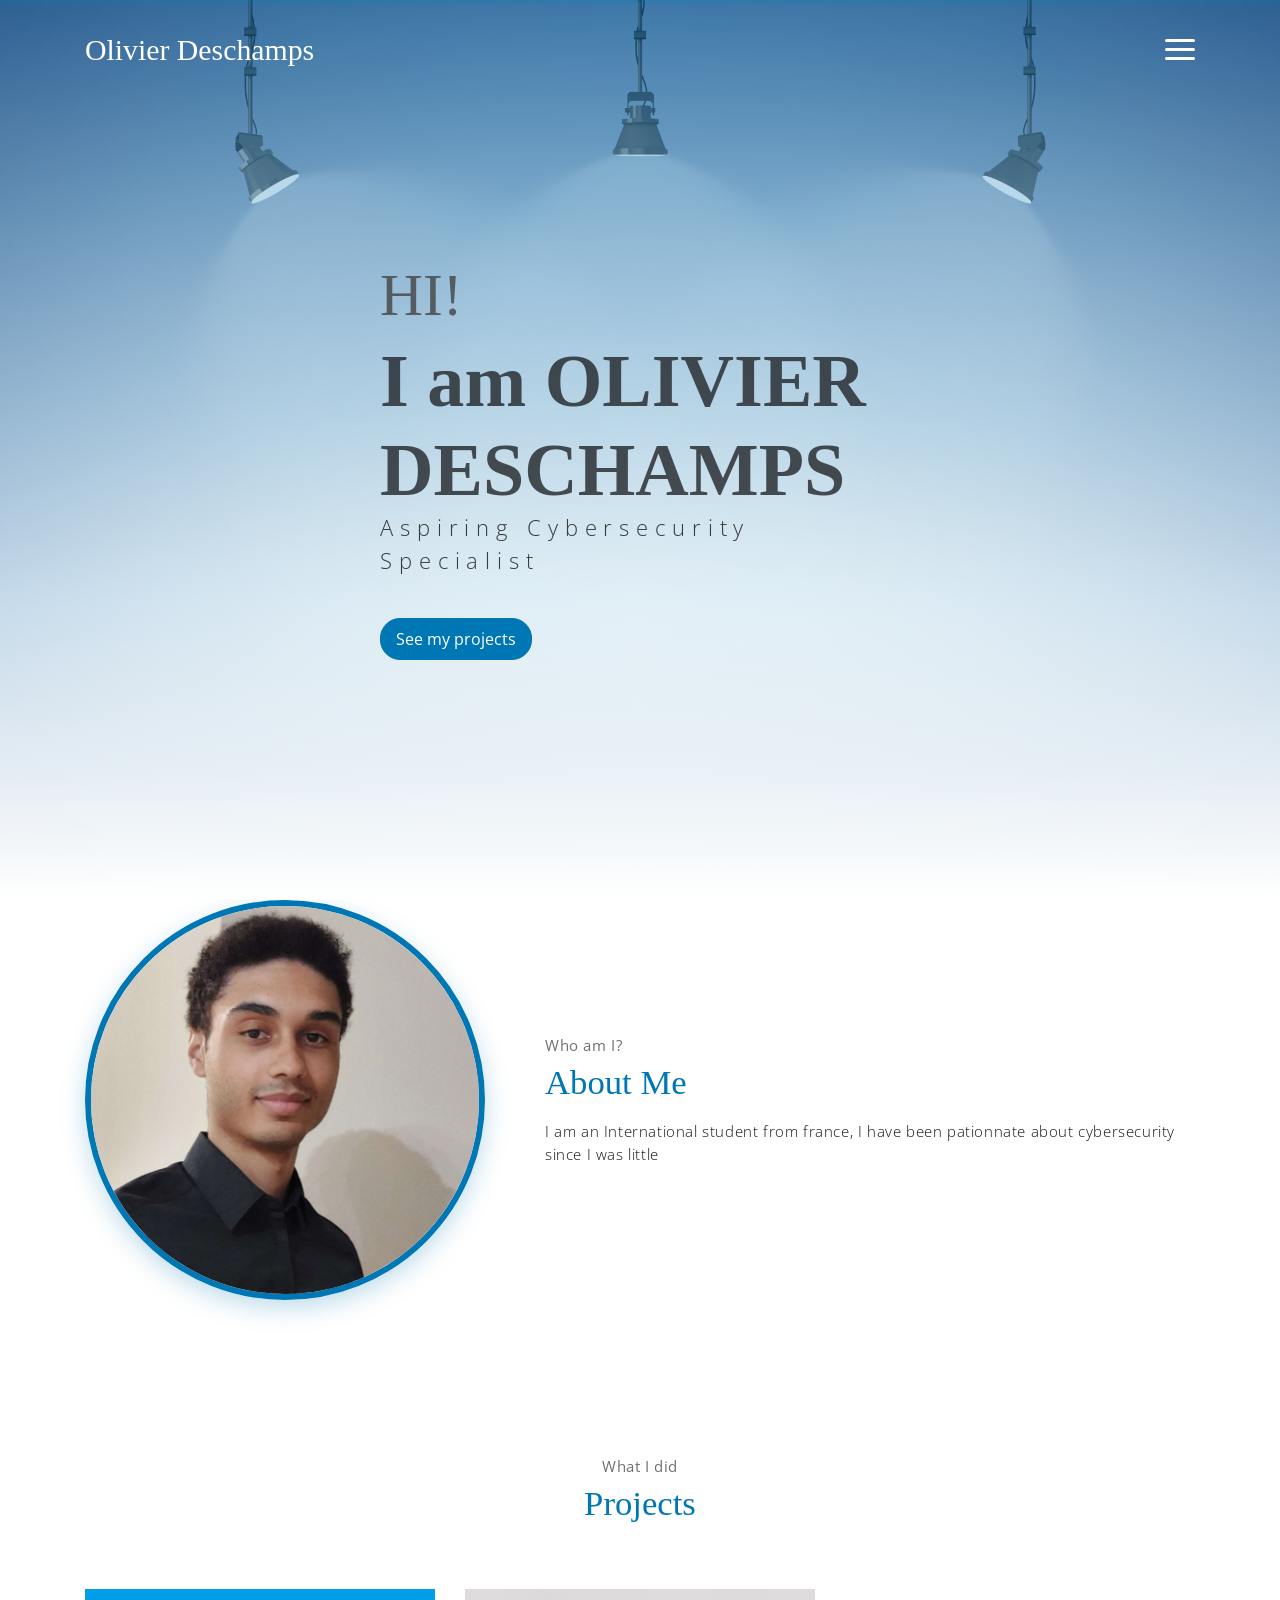
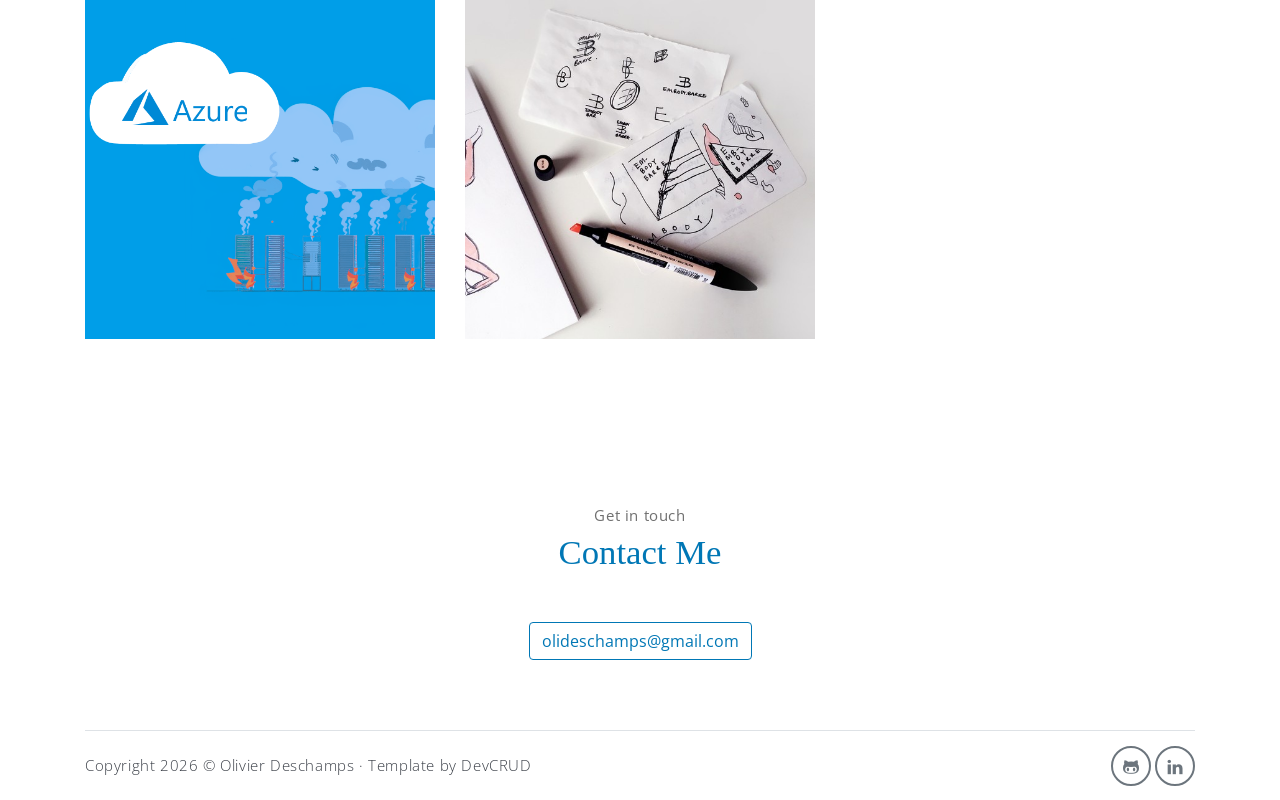
<file: index.html>
<!DOCTYPE html>
<html lang="en">

<head>
    <meta charset="utf-8">
    <meta name="viewport" content="width=device-width, initial-scale=1, shrink-to-fit=no">
    <meta name="description" content="Portfolio of Olivier Deschamps">
    <title>Olivier Deschamps | Portfolio</title>
    <link rel="stylesheet" href="assets/vendors/themify-icons/css/themify-icons.css">
    <link rel="stylesheet" href="assets/css/meyawo.css">
</head>

<body data-spy="scroll" data-target=".navbar" data-offset="40" id="home">

    <!-- Navbar -->
    <nav class="custom-navbar" data-spy="affix" data-offset-top="20">
        <div class="container">
            <a class="logo" href="index.html">Olivier Deschamps</a>
            <ul class="nav">
                <li class="item"><a class="link" href="#home">Home</a></li>
                <li class="item"><a class="link" href="#about">About</a></li>
                <li class="item"><a class="link" href="#portfolio">Projects</a></li>
                <li class="item"><a class="link" href="#contact">Contact</a></li>
            </ul>
            <a href="javascript:void(0)" id="nav-toggle" class="hamburger hamburger--elastic">
                <div class="hamburger-box">
                    <div class="hamburger-inner"></div>
                </div>
            </a>
        </div>
    </nav>

    <!-- Header -->
    <header id="home" class="header">
        <div class="overlay"></div>
        <div class="header-content container">
            <h1 class="header-title">
                <span class="up">HI!</span>
                <span class="down">I am OLIVIER DESCHAMPS</span>
            </h1>
            <p class="header-subtitle">Aspiring Cybersecurity Specialist</p>
            <a href="#portfolio" class="btn btn-primary">See my projects</a>
        </div>
    </header>

    <!-- About -->
    <section class="section pt-0" id="about">
        <div class="container text-center">
            <div class="about">
                <div class="about-img-holder">
                    <img src="assets/imgs/Olivier.jpg" class="about-img" alt="Photo of Olivier">
                </div>
                <div class="about-caption">
                    <p class="section-subtitle">Who am I?</p>
                    <h2 class="section-title mb-3">About Me</h2>
                    <p>I am an International student from france, I have been pationnate about cybersecurity since I was little</p>
                </div>
            </div>
        </div>
    </section>

    <!-- Projects -->
    <section class="section" id="portfolio">
        <div class="container text-center">
            <p class="section-subtitle">What I did</p>
            <h6 class="section-title mb-6">Projects</h6>
            <div class="row">
                <!-- Most recent project first. Copy one block per project. -->
                <div class="col-md-4">
                    <a href="projects/Azure_Disaster_Recovery/index.html" class="portfolio-card">
                        <img src="assets/imgs/Disaster-recovery-azure-min.png" class="portfolio-card-img" alt="Project One">
                        <span class="portfolio-card-overlay">
                            <span class="portfolio-card-caption">
                                <h4>Azure Disaster Recovery</h4>
                                <p class="font-weight-normal">Backup and Replication</p>
                            </span>
                        </span>
                    </a>
                </div>
                <div class="col-md-4">
                    <a href="#" class="portfolio-card">
                        <img src="assets/imgs/folio-1.jpg" class="portfolio-card-img" alt="Project Two">
                        <span class="portfolio-card-overlay">
                            <span class="portfolio-card-caption">
                                <h4>Future Project are Coming</h4>
                                <p class="font-weight-normal">I will add more of them as I continue</p>
                            </span>
                        </span>
                    </a>
                </div>
            </div>
        </div>
    </section>


<!-- Here is the DIV to Add Projects -->
<!-- <div class="col-md-4">
    <a href="projects/Azure_Disaster_Recovery_RTO_and_RPO/index.html" class="portfolio-card">
        <img src="assets/imgs/folio-1.jpg" class="portfolio-card-img" alt="Project One">
        <span class="portfolio-card-overlay">
            <span class="portfolio-card-caption">
                <h4>Project One</h4>
                <p class="font-weight-normal">Short description</p>
            </span>
        </span>
    </a>
</div> -->


    <!-- Contact (the template's form needs a backend, so use a plain email link) -->
    <section class="section" id="contact">
        <div class="container text-center">
            <p class="section-subtitle">Get in touch</p>
            <h6 class="section-title mb-5">Contact Me</h6>
            <a href="mailto:olideschamps@gmail.com" class="btn btn-outline-primary rounded">olideschamps@gmail.com</a>
        </div>
    </section>

    <!-- Footer -->
    <div class="container">
        <footer class="footer">
            <p class="mb-0">Copyright
                <script>document.write(new Date().getFullYear())</script> &copy; Olivier Deschamps
                &middot; Template by <a href="http://www.devcrud.com">DevCRUD</a>
            </p>
            <div class="social-links text-right m-auto ml-sm-auto">
                <a href="https://github.com/OliDeschamps" class="link"><i class="ti-github"></i></a>
                <a href="https://www.linkedin.com/in/olivier-deschamps/" class="link"><i class="ti-linkedin"></i></a>
            </div>
        </footer>
    </div>

    <script src="assets/vendors/jquery/jquery-3.4.1.js"></script>
    <script src="assets/vendors/bootstrap/bootstrap.bundle.js"></script>
    <script src="assets/vendors/bootstrap/bootstrap.affix.js"></script>
    <script src="assets/js/meyawo.js"></script>

</body>

</html>
</file>
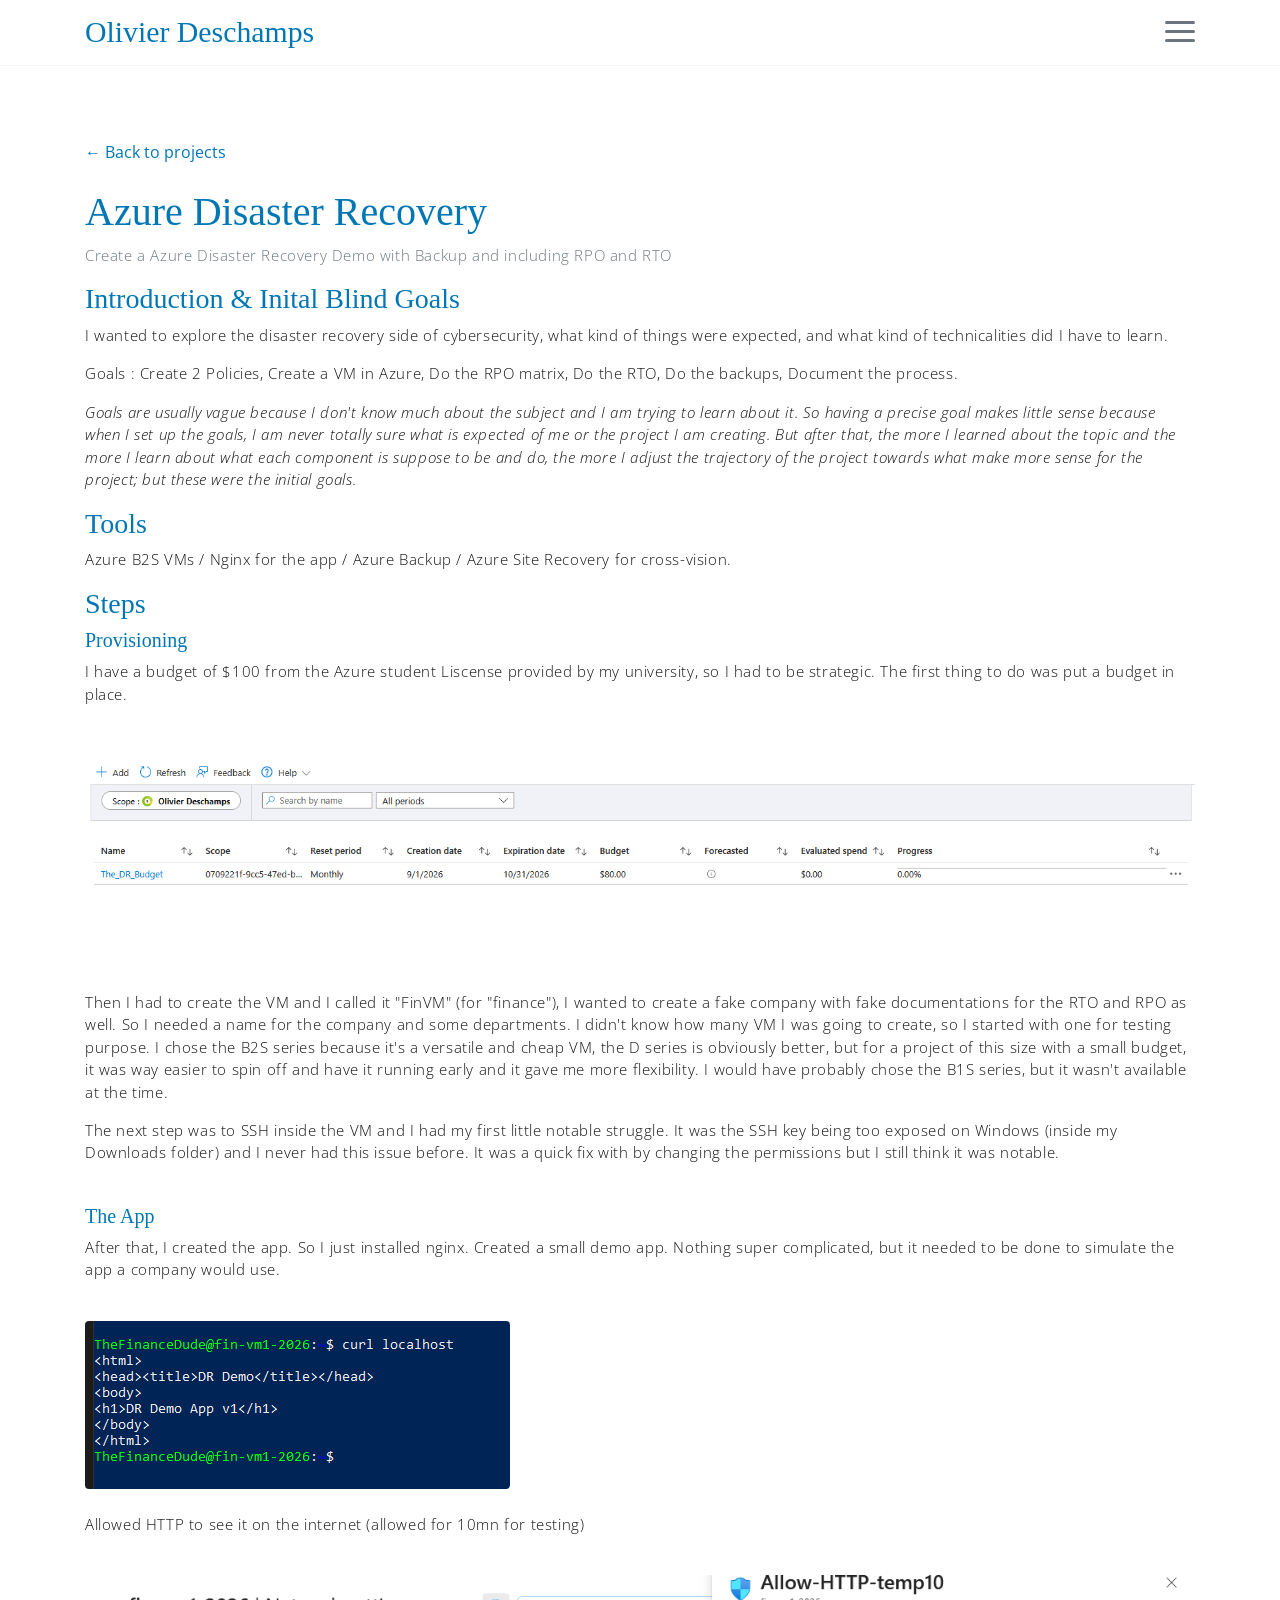
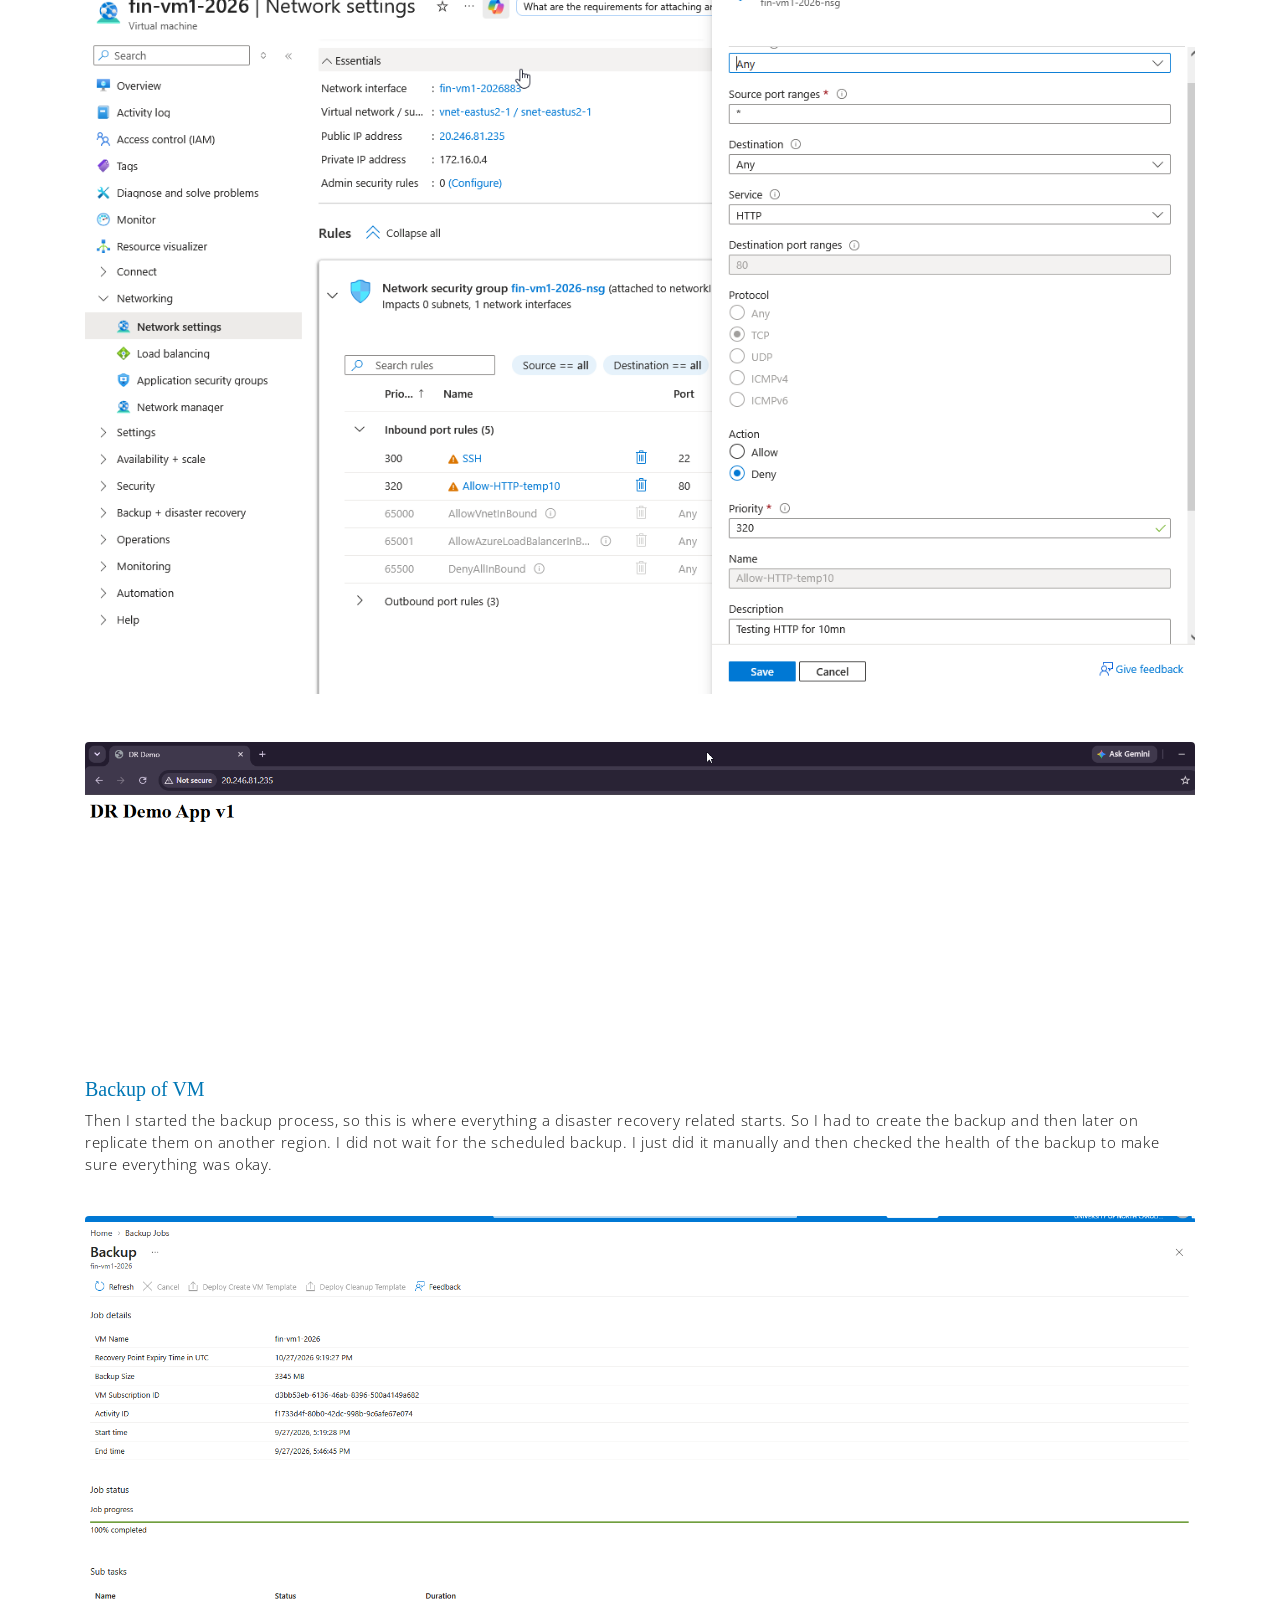
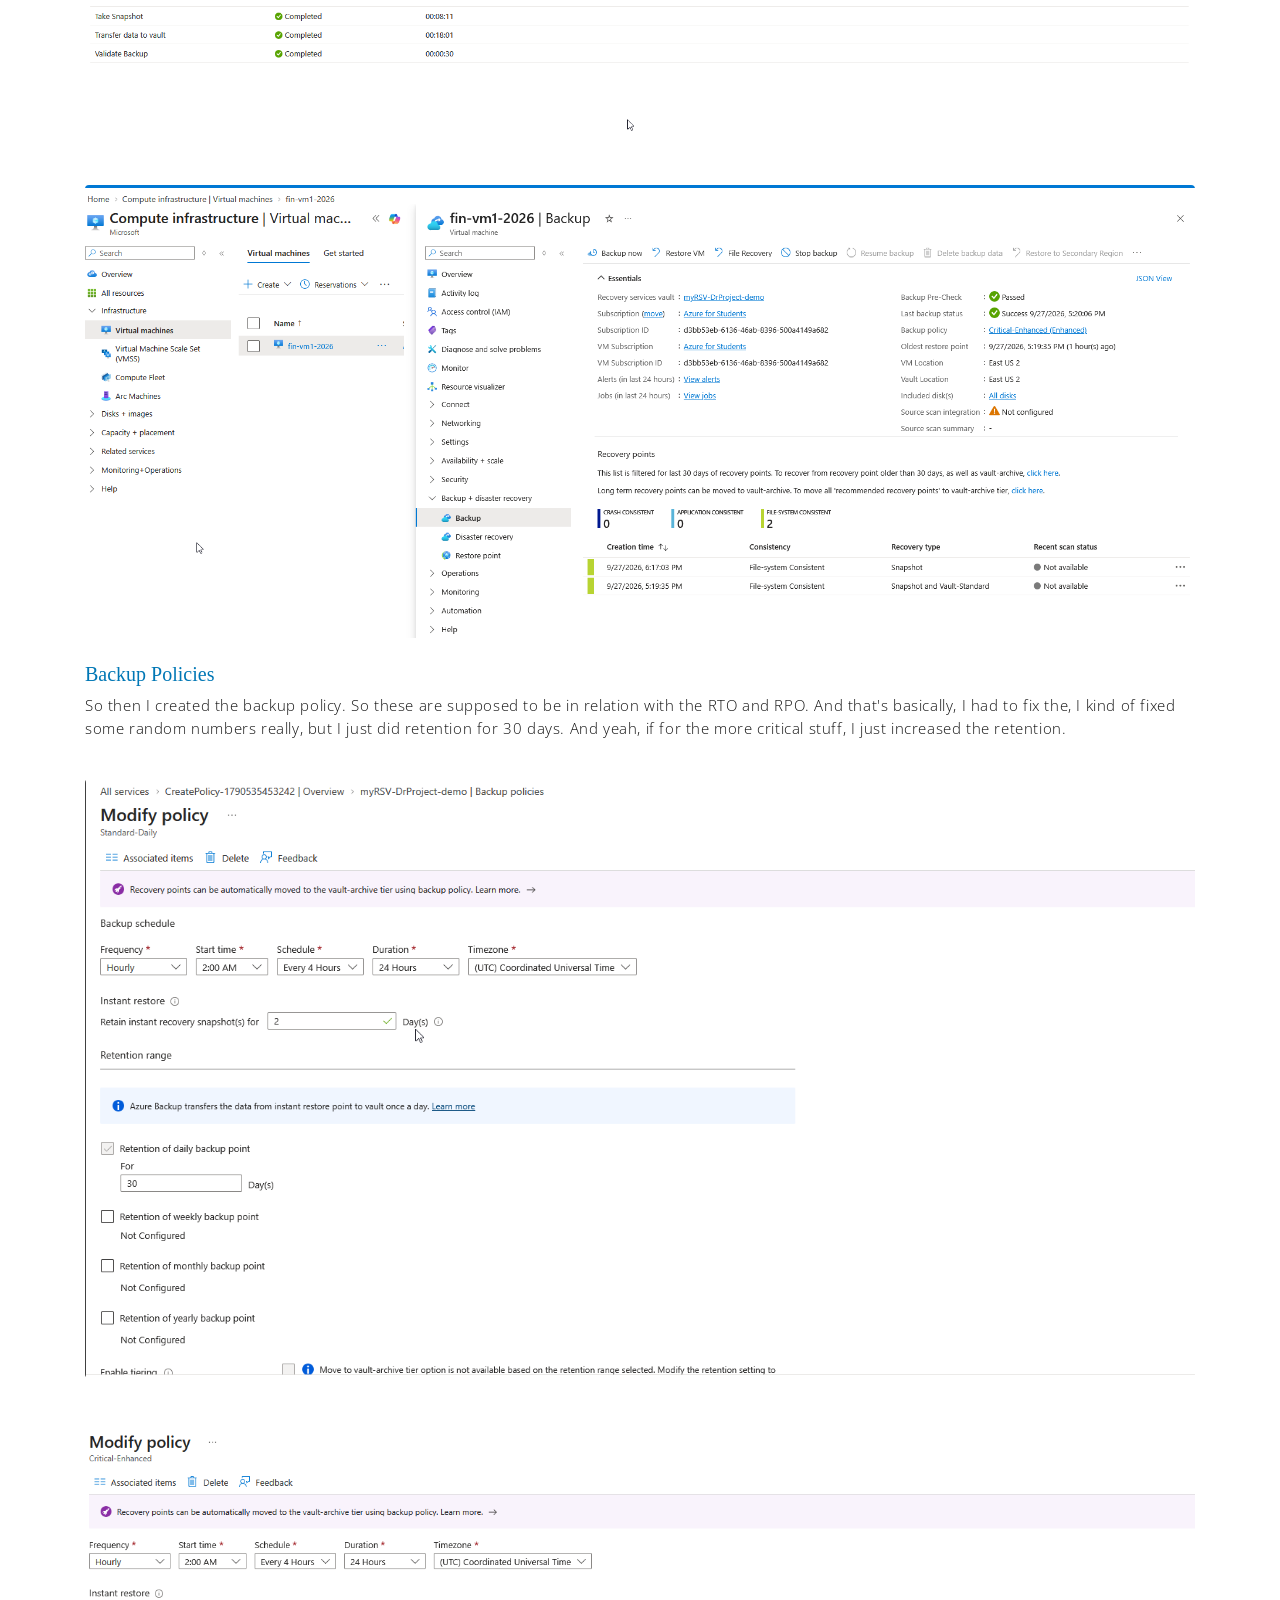
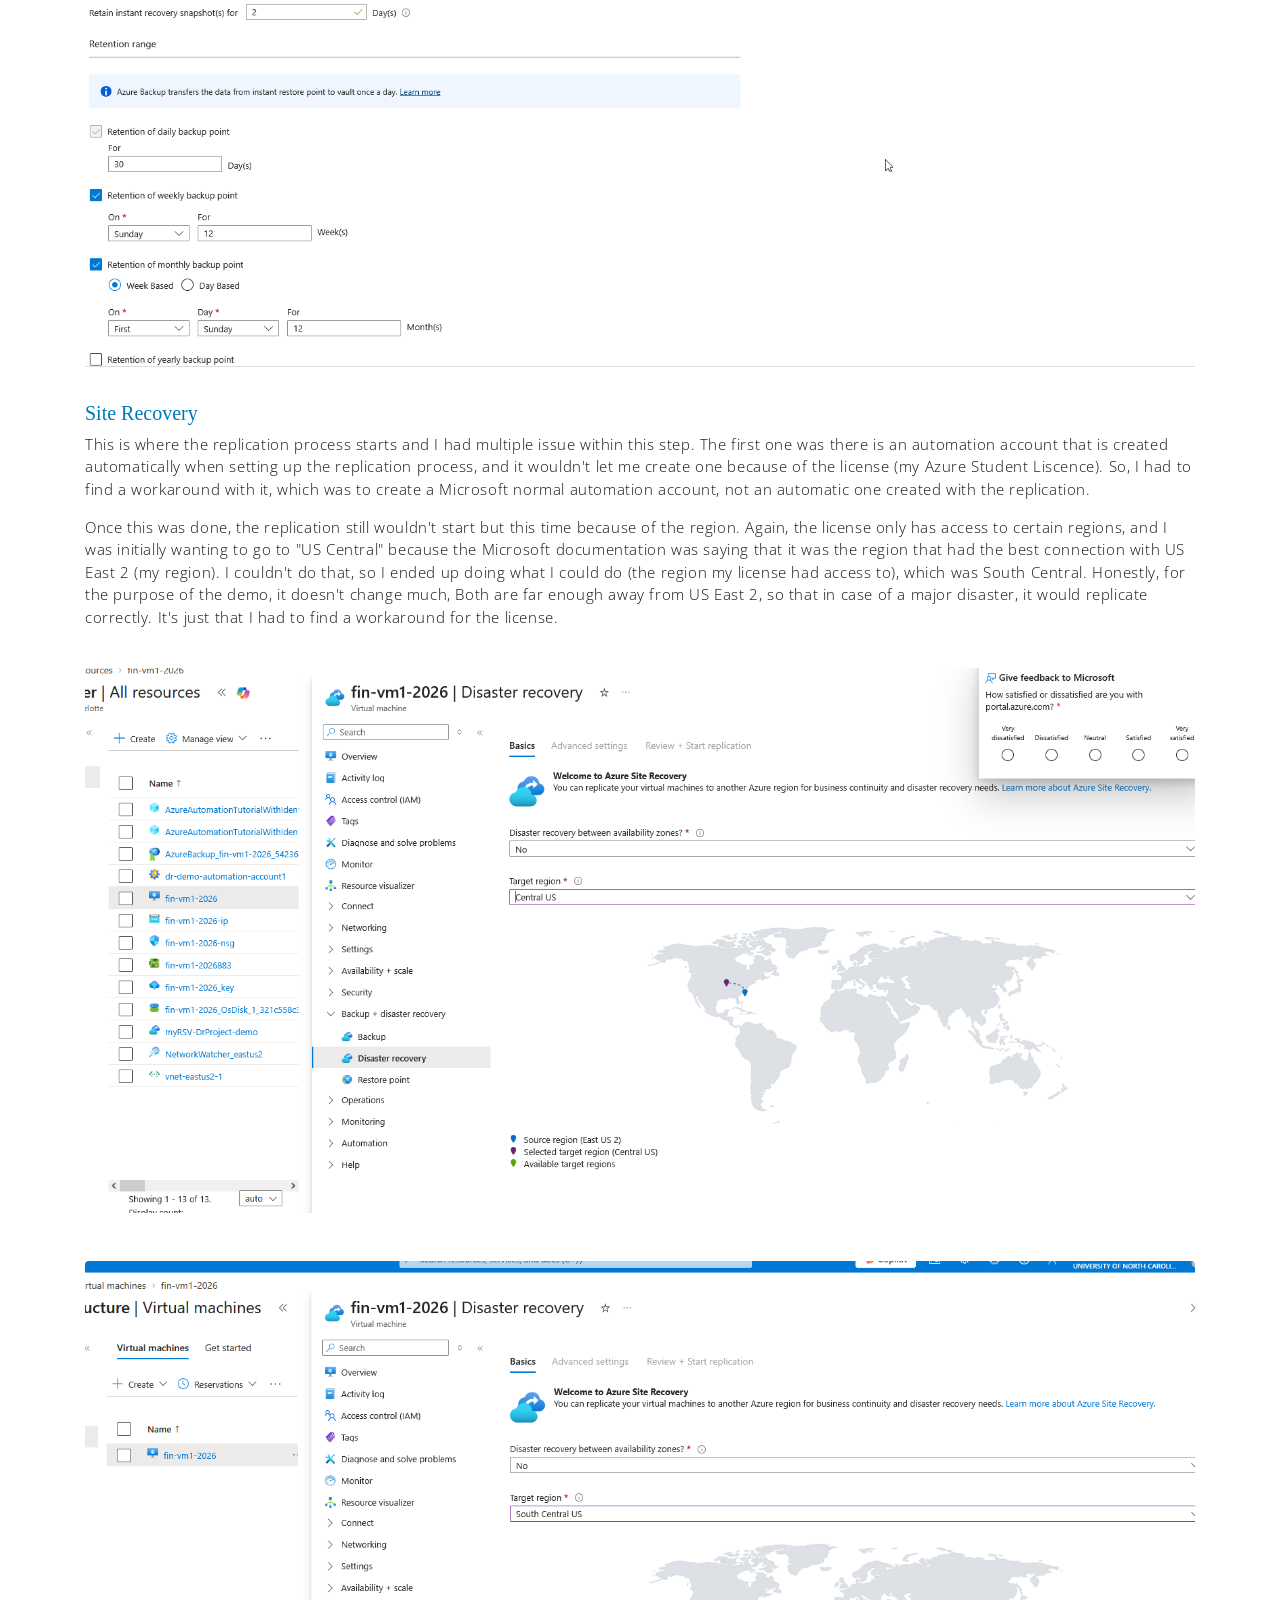
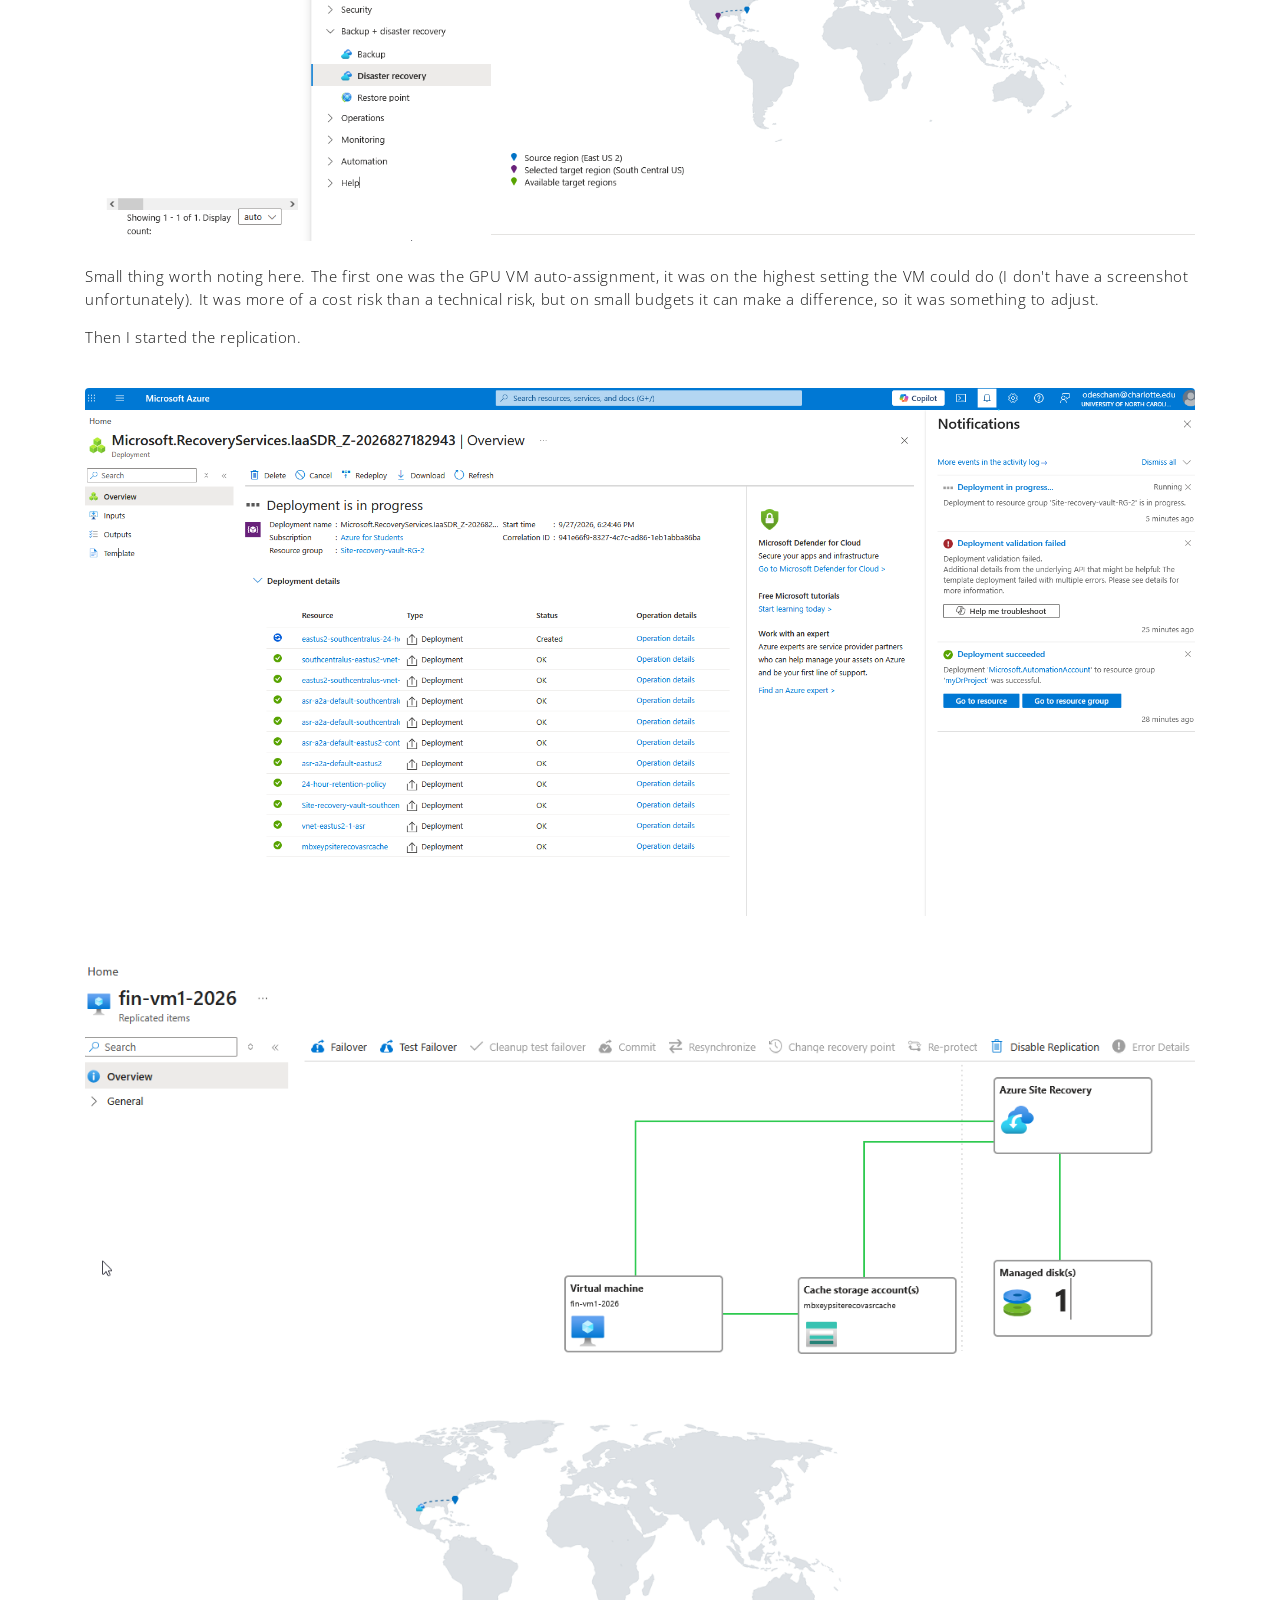
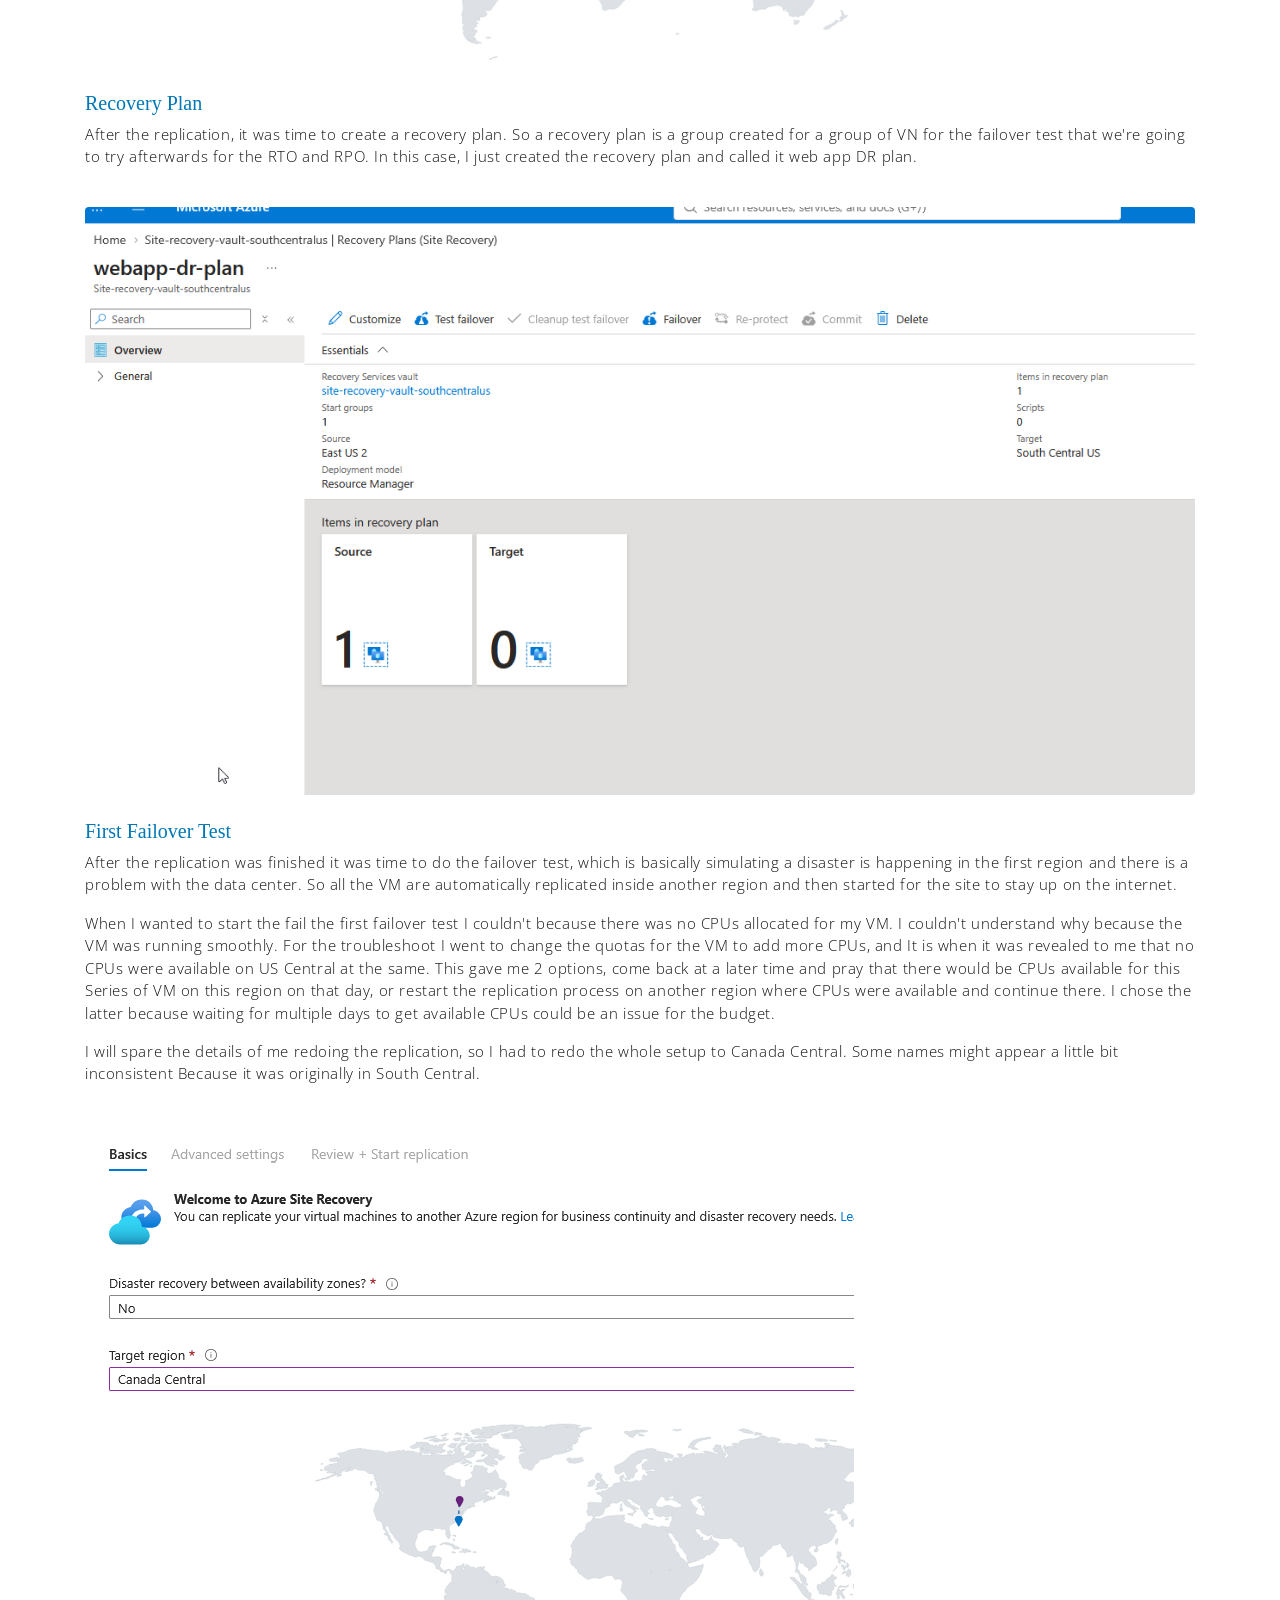
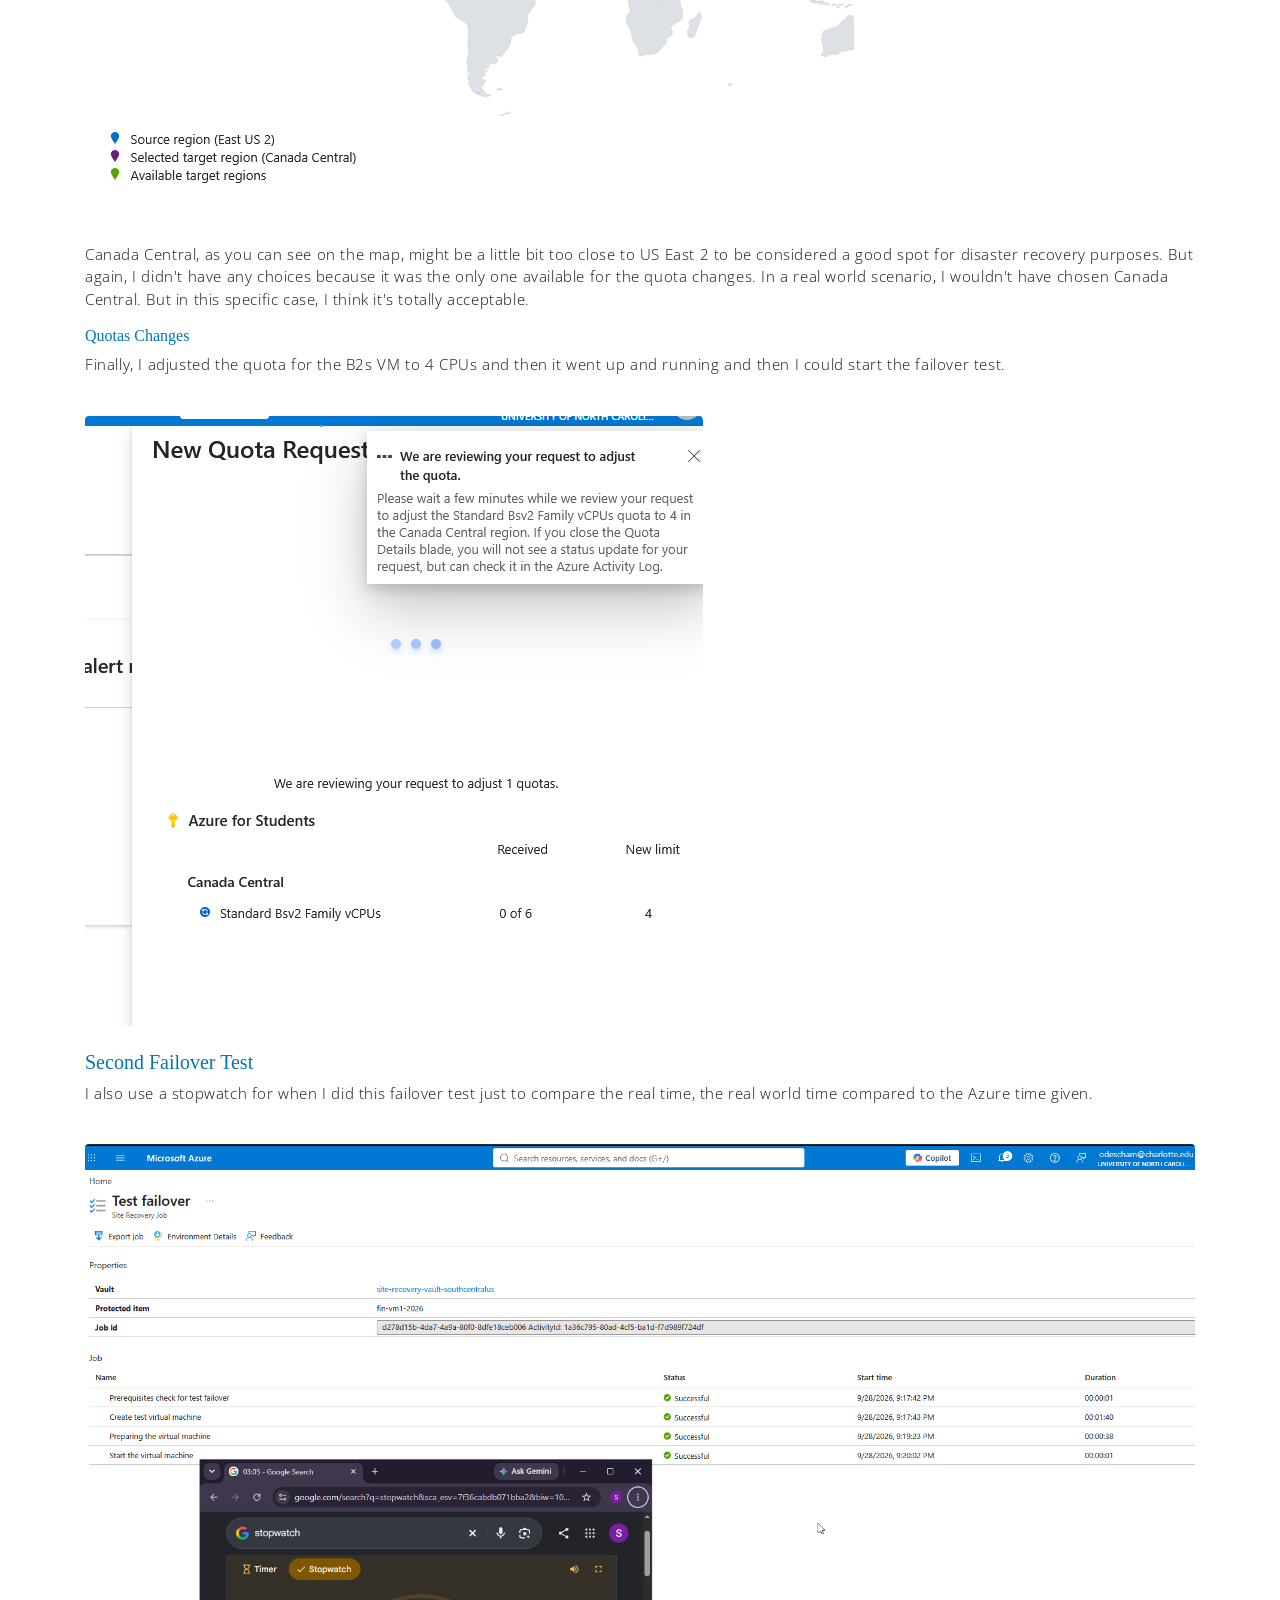
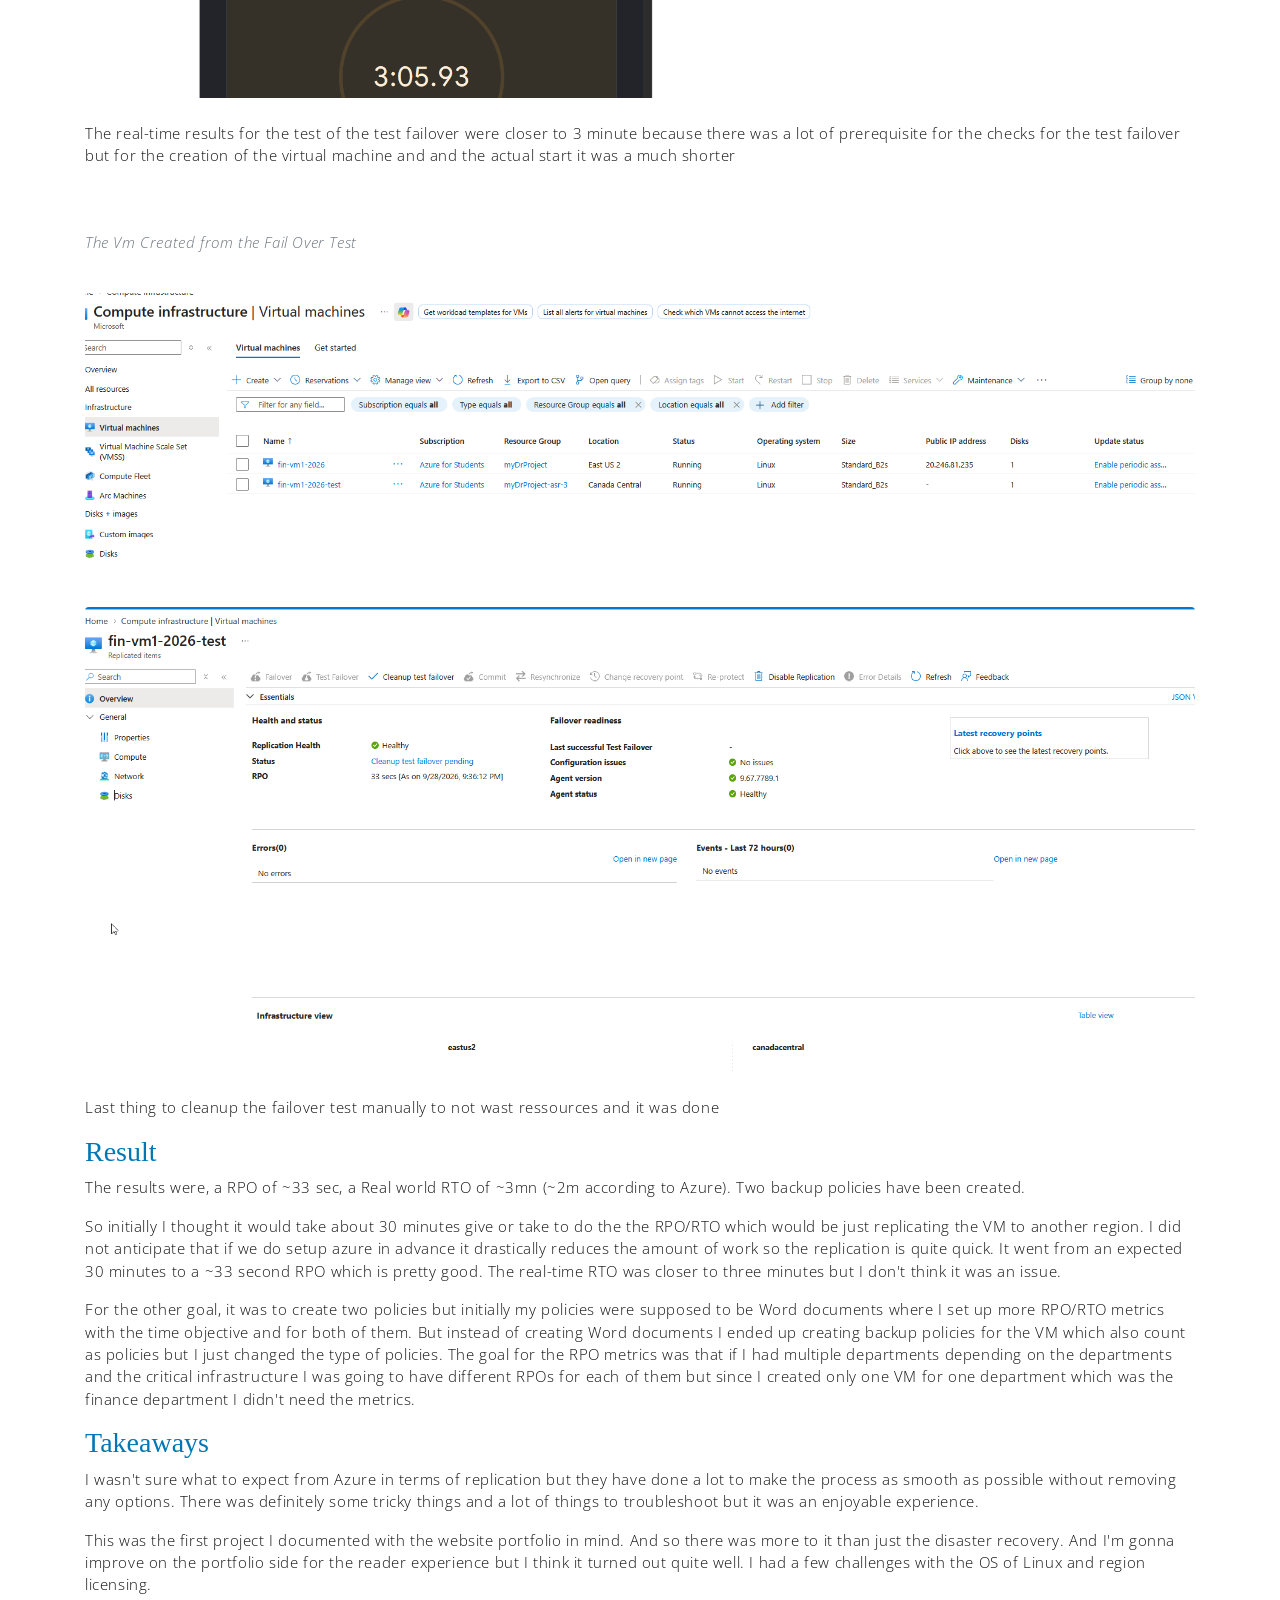
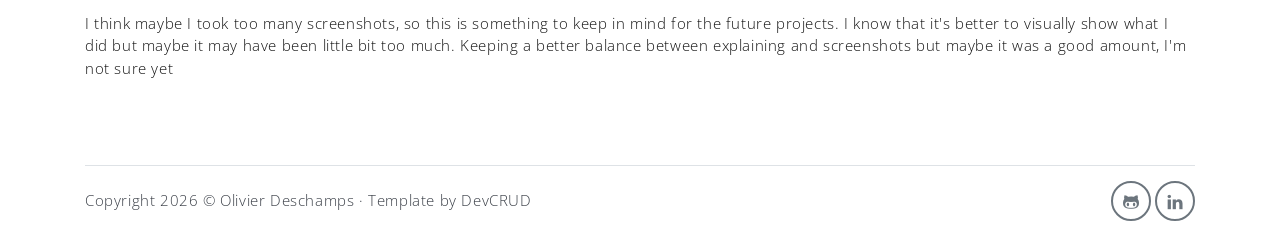
<file: projects/Azure_Disaster_Recovery/index.html>
<!DOCTYPE html>
<html lang="en">

<head>
    <meta charset="utf-8">
    <meta name="viewport" content="width=device-width, initial-scale=1, shrink-to-fit=no">
    <title>Azure Disaster Recovery | Olivier Deschamps</title>
    <link rel="stylesheet" href="../../assets/vendors/themify-icons/css/themify-icons.css">
    <link rel="stylesheet" href="../../assets/css/meyawo.css">
</head>

<body>

    <!-- Navbar: "affix" class is added by hand so it stays solid (no hero image on this page),
         and data-spy is removed because there's nothing to scroll-detect. -->
    <nav class="custom-navbar affix">
        <div class="container">
            <a class="logo" href="../../index.html">Olivier Deschamps</a>
            <ul class="nav">
                <li class="item"><a class="link" href="../../index.html">Home</a></li>
                <li class="item"><a class="link" href="../../index.html#about">About</a></li>
                <li class="item"><a class="link" href="../../index.html#portfolio">Projects</a></li>
                <li class="item"><a class="link" href="../../index.html#contact">Contact</a></li>
            </ul>
            <a href="javascript:void(0)" id="nav-toggle" class="hamburger hamburger--elastic">
                <div class="hamburger-box">
                    <div class="hamburger-inner"></div>
                </div>
            </a>
        </div>
    </nav>

    <!-- Project content: arrange this however you like -->
    <section class="section" style="padding-top: 140px;">
        <div class="container">
            <a href="../../index.html#portfolio">&larr; Back to projects</a>

            <h1 class="mt-4">Azure Disaster Recovery</h1>
            <p class="text-muted">Create a Azure Disaster Recovery Demo with Backup and including RPO and RTO</p>


            <h3>Introduction & Inital Blind Goals</h3>
            <p>I wanted to explore the disaster recovery side of cybersecurity, what kind of things were expected, and what kind of technicalities did I have to learn.</p>

            <p>
                Goals : Create 2 Policies, Create a VM in Azure, Do the RPO matrix, Do the RTO, Do the backups, Document the process.
            </p>
            <p><i>
                Goals are usually vague because I don't know much about the subject and I am trying to learn about it. So having a precise goal makes little sense because when I set up the goals, I am never totally sure what is expected of me or the project I am creating.
                But after that, the more I learned about the topic and the more I learn about what each component is suppose to be and do, the more I adjust the trajectory of the project towards what make more sense for the project; but these were the initial goals.
            </i></p>



            <h3>Tools</h3>
            <p> Azure B2S VMs / Nginx for the app / Azure Backup / Azure Site Recovery for cross-vision.</p>



            <h3>Steps</h3>

            <!-- Provisioning -->
            <h5>Provisioning</h5>
            <p>I have a budget of $100 from the Azure student Liscense provided by my university, so I had to be strategic. The first thing to do was put a budget in place.</p>
            <img src="../Azure_Disaster_Recovery/assets/BudgetPic.png" class="img-fluid rounded my-4" alt="Project One screenshot">
            
            <p>
                Then I had to create the VM and I called it "FinVM" (for "finance"), I wanted to create a fake company with fake documentations for the RTO and RPO as well. So I needed a name for the company and some departments. 
                I didn't know how many VM I was going to create, so I started with one for testing purpose. I chose the B2S series because it's a versatile and cheap VM, the D series is obviously better, but for a project of this size with a small budget, it was way easier to spin off and have it running early and it gave me more flexibility. 
                I would have probably chose the B1S series, but it wasn't available at the time. 
            </p>

            <p alt="SSH Issues">The next step was to SSH inside the VM and I had my first little notable struggle. It was the SSH key being too exposed on Windows (inside my Downloads folder) and I never had this issue before. It was a quick fix with by changing the permissions but I still think it was notable.</p>
            <br>

            <!-- App Section -->
            <h5>The App</h5>
            <p>After that, I created the app. So I just installed nginx. Created a small demo app. Nothing super complicated, but it needed to be done to simulate the app a company would use.</p>
            <img src="../Azure_Disaster_Recovery/assets/DemoApp.png" class="img-fluid rounded my-4" alt="Project One screenshot">

            <p>Allowed HTTP to see it on the internet (allowed for 10mn for testing)</p>
            
            <img src="../Azure_Disaster_Recovery/assets/AllowingHTTP.png" class="img-fluid rounded my-4" alt="Project One screenshot">
            <img src="../Azure_Disaster_Recovery/assets/ReleaseOnInternet.png" class="img-fluid rounded my-4" alt="Project One screenshot">
            

            <!-- Backup of the VM -->
            <h5>Backup of VM</h5>
            <p>
                Then I started the backup process, so this is where everything a disaster recovery related starts. So I had to create the backup and then later on replicate them on another region.
                I did not wait for the scheduled backup. I just did it manually and then checked the health of the backup to make sure everything was okay.
            </p>
            <img src="../Azure_Disaster_Recovery/assets/BackupOfVM2.png" class="img-fluid rounded my-4" alt="Project One screenshot">
            <img src="../Azure_Disaster_Recovery/assets/BackupsOfVM1.png" class="img-fluid rounded my-4" alt="Project One screenshot">


            <!-- CONTINUE FROM HERE -->            
            <!-- Backup Policies -->
            <h5>Backup Policies</h5>

            <p>So then I created the backup policy. So these are supposed to be in relation with the RTO and RPO. And that's basically, I had to fix the, I kind of fixed some random numbers really, but I just did retention for 30 days. And yeah, if for the more critical stuff, I just increased the retention.</p>
            <img src="../Azure_Disaster_Recovery/assets/StandardDailyPolicy.png" class="img-fluid rounded my-4" alt="Project One screenshot">

            <img src="../Azure_Disaster_Recovery/assets/Critical-EnhancePolicy.png" class="img-fluid rounded my-4" alt="Project One screenshot">

            <!-- Sire Recovery Section -->
            <h5>Site Recovery</h5>

            <p>
                This is where the replication process starts and I had multiple issue within this step. The first one was there is an automation account that is created automatically when setting up the replication process, and it wouldn't let me create one because of the license (my Azure Student Liscence). 
                So, I had to find a workaround with it, which was to create a Microsoft normal automation account, not an automatic one created with the replication. 
            </p>

            <p>
                Once this was done, the replication still wouldn't start but this time because of the region. 
                Again, the license only has access to certain regions, and I was initially wanting to go to "US Central" because the Microsoft documentation was saying that it was the region that had the best connection with US East 2 (my region). I couldn't do that, so I ended up doing what I could do (the region my license had access to), which was South Central. 
                Honestly, for the purpose of the demo, it doesn't change much, Both are far enough away from US East 2, so that in case of a major disaster, it would replicate correctly. It's just that I had to find a workaround for the license.
            </p>

            <img src="../Azure_Disaster_Recovery/assets/What I wanted to do.png" class="img-fluid rounded my-4" alt="Project One screenshot">
            <img src="../Azure_Disaster_Recovery/assets/ActualReplication.png" class="img-fluid rounded my-4" alt="Project One screenshot">



            <p>Small thing worth noting here. The first one was the GPU VM auto-assignment, it was on the highest setting the VM could do (I don't have a screenshot unfortunately). It was more of a cost risk than a technical risk, but on small budgets it can make a difference, so it was something to adjust.</p>
            <p>
                Then I started the replication. 
            </p>
            <img src="../Azure_Disaster_Recovery/assets/RecoveryServicesIaaSDR_Z.png" class="img-fluid rounded my-4" alt="Project One screenshot">

            <img src="../Azure_Disaster_Recovery/assets/replicationSouthCentral.png" class="img-fluid rounded my-4" alt="Project One screenshot">


            <!-- Recovery Plan Part -->
            <h5>Recovery Plan</h5>
            <p>After the replication, it was time to create a recovery plan. So a recovery plan is a group created for a group of VN for the failover test that we're going to try afterwards for the RTO and RPO. In this case, I just created the recovery plan and called it web app DR plan.</p>
            
            <img src="../Azure_Disaster_Recovery/assets/SiteRecoveryDR.png" class="img-fluid rounded my-4" alt="Project One screenshot">    



            <!-- Fail of the First Failover test because of Cpus Issues  -->            
            <h5>First Failover Test</h5>

            <p>
                After the replication was finished it was time to do the failover test, which is basically simulating a disaster is happening in the first region and there is a problem with the data center. So all the VM are automatically replicated inside another region and then started for the site to stay up on the internet.
            </p>
            <p>
                When I wanted to start the fail the first failover test I couldn't because there was no CPUs allocated for my VM. I couldn't understand why because the VM was running smoothly.
                For the troubleshoot I went to change the quotas for the VM to add more CPUs, and It is when it was revealed to me that no CPUs were available on US Central at the same. This gave me 2 options, come back at a later time and pray that there would be CPUs available for this Series of VM on this region on that day, or restart the replication process on another region where CPUs were available and continue there. I chose the latter because waiting for multiple days to get available CPUs could be an issue for the budget. 
            </p>


            <p>
                I will spare the details of me redoing the replication, so I had to redo the whole setup to Canada Central. Some names might appear a little bit inconsistent Because it was originally in South Central.
            </p>
            <img src="../Azure_Disaster_Recovery/assets/ChangeToCanadaCentral.png" class="img-fluid rounded my-4" alt="Project One screenshot">

            <p>Canada Central, as you can see on the map, might be a little bit too close to US East 2 to be considered a good spot for disaster recovery purposes. But again, I didn't have any choices because it was the only one available for the quota changes. In a real world scenario, I wouldn't have chosen Canada Central. But in this specific case, I think it's totally acceptable.</p>


            <h6>Quotas Changes</h6>

            <p>Finally, I adjusted the quota for the B2s VM to 4 CPUs and then it went up and running and then I could start the failover test.</p>
            <img src="../Azure_Disaster_Recovery/assets/AdjustingtheQuotas.png" class="img-fluid rounded my-4" alt="Project One screenshot">
            


            <!-- Second Fail Over Test -->
            <h5>Second Failover Test</h5>

            <p>I also use a stopwatch for when I did this failover test just to compare the real time, the real world time compared to the Azure time given.</p>
            <img src="../Azure_Disaster_Recovery/assets/FailOverTestFinal.png" class="img-fluid rounded my-4" alt="Project One screenshot">
            <p>The real-time results for the test of the test failover were closer to 3 minute because there was a lot of prerequisite for the checks for the test failover but for the creation of the virtual machine and and the actual start it was a much shorter</p>
            <br>
            <br>


            <p class="text-muted"><i>The Vm Created from the Fail Over Test</i></p>
            <img src="../Azure_Disaster_Recovery/assets/FailOverTest2.png" class="img-fluid rounded my-4" alt="Project One screenshot">
            <img src="../Azure_Disaster_Recovery/assets/FailOverTest3.png" class="img-fluid rounded my-4" alt="Project One screenshot">


            <p>Last thing to cleanup the failover test manually to not wast ressources and it was done</p>

            <h3>Result</h3>
            <p>
                The results were, a RPO of ~33 sec, a Real world RTO of ~3mn (~2m according to Azure). Two backup policies have been created.
            </p>

            <p>
                So initially I thought it would take about 30 minutes give or take to do the the RPO/RTO which would be just replicating the VM to another region. 
                I did not anticipate that if we do setup azure in advance it drastically reduces the amount of work so the replication is quite quick. 
                It went from an expected 30 minutes to a ~33 second RPO which is pretty good. The real-time RTO was closer to three minutes but I don't think it was an issue. 
            </p>

            <p>
                For the other goal, it was to create two policies but initially my policies were supposed to be Word documents where I set up more RPO/RTO metrics with the time objective and for both of them. 
                But instead of creating Word documents I ended up creating backup policies for the VM which also count as policies but I just changed the type of policies. 
                The goal for the RPO metrics was that if I had multiple departments depending on the departments and the critical infrastructure I was going to have different RPOs for each of them but since I created only one VM for one department which was the finance department I didn't need the metrics.
            </p>


            <h3>Takeaways</h3>
            <p>I wasn't sure what to expect from Azure in terms of replication but they have done a lot to make the process as smooth as possible without removing any options. There was definitely some tricky things and a lot of things to troubleshoot but it was an enjoyable experience.</p>
            <p>This was the first project I documented with the website portfolio in mind. And so there was more to it than just the disaster recovery. And I'm gonna improve on the portfolio side for the reader experience but I think it turned out quite well. I had a few challenges with the OS of Linux and region licensing. </p>
            <p>I think maybe I took too many screenshots, so this is something to keep in mind for the future projects. I know that it's better to visually show what I did but maybe it may have been little bit too much. Keeping a better balance between explaining and screenshots but maybe it was a good amount, I'm not sure yet</p>

        </div>
    </section>

    <!-- Footer -->
    <div class="container">
        <footer class="footer">
            <p class="mb-0">Copyright
                <script>document.write(new Date().getFullYear())</script> &copy; Olivier Deschamps
                &middot; Template by <a href="http://www.devcrud.com">DevCRUD</a>
            </p>
            <div class="social-links text-right m-auto ml-sm-auto">
                <a href="https://github.com/OliDeschamps" class="link"><i class="ti-github"></i></a>
                <a href="https://www.linkedin.com/in/olivier-deschamps/" class="link"><i class="ti-linkedin"></i></a>
            </div>
        </footer>
    </div>

    <script src="../../assets/vendors/jquery/jquery-3.4.1.js"></script>
    <script src="../../assets/vendors/bootstrap/bootstrap.bundle.js"></script>
    <script src="../../assets/js/meyawo.js"></script>

</body>

</html>
</file>
<file: assets/vendors/themify-icons/css/themify-icons.css>
@font-face {
	font-family: 'themify';
	src:url("../fonts/themify.eot?-fvbane");
	src:url("../fonts/themify.eot?#iefix-fvbane") format("embedded-opentype"),
		url("../fonts/themify.woff?-fvbane") format("woff"),
		url("../fonts/themify.ttf?-fvbane") format("truetype"),
		url("../fonts/themify.svg?-fvbane#themify") format("svg");
	font-weight: normal;
	font-style: normal;
}

[class^="ti-"], [class*=" ti-"] {
	font-family: 'themify';
	speak: none;
	font-style: normal;
	font-weight: normal;
	font-variant: normal;
	text-transform: none;
	line-height: 1;

	/* Better Font Rendering =========== */
	-webkit-font-smoothing: antialiased;
	-moz-osx-font-smoothing: grayscale;
}

.ti-wand:before {
	content: "\e600";
}
.ti-volume:before {
	content: "\e601";
}
.ti-user:before {
	content: "\e602";
}
.ti-unlock:before {
	content: "\e603";
}
.ti-unlink:before {
	content: "\e604";
}
.ti-trash:before {
	content: "\e605";
}
.ti-thought:before {
	content: "\e606";
}
.ti-target:before {
	content: "\e607";
}
.ti-tag:before {
	content: "\e608";
}
.ti-tablet:before {
	content: "\e609";
}
.ti-star:before {
	content: "\e60a";
}
.ti-spray:before {
	content: "\e60b";
}
.ti-signal:before {
	content: "\e60c";
}
.ti-shopping-cart:before {
	content: "\e60d";
}
.ti-shopping-cart-full:before {
	content: "\e60e";
}
.ti-settings:before {
	content: "\e60f";
}
.ti-search:before {
	content: "\e610";
}
.ti-zoom-in:before {
	content: "\e611";
}
.ti-zoom-out:before {
	content: "\e612";
}
.ti-cut:before {
	content: "\e613";
}
.ti-ruler:before {
	content: "\e614";
}
.ti-ruler-pencil:before {
	content: "\e615";
}
.ti-ruler-alt:before {
	content: "\e616";
}
.ti-bookmark:before {
	content: "\e617";
}
.ti-bookmark-alt:before {
	content: "\e618";
}
.ti-reload:before {
	content: "\e619";
}
.ti-plus:before {
	content: "\e61a";
}
.ti-pin:before {
	content: "\e61b";
}
.ti-pencil:before {
	content: "\e61c";
}
.ti-pencil-alt:before {
	content: "\e61d";
}
.ti-paint-roller:before {
	content: "\e61e";
}
.ti-paint-bucket:before {
	content: "\e61f";
}
.ti-na:before {
	content: "\e620";
}
.ti-mobile:before {
	content: "\e621";
}
.ti-minus:before {
	content: "\e622";
}
.ti-medall:before {
	content: "\e623";
}
.ti-medall-alt:before {
	content: "\e624";
}
.ti-marker:before {
	content: "\e625";
}
.ti-marker-alt:before {
	content: "\e626";
}
.ti-arrow-up:before {
	content: "\e627";
}
.ti-arrow-right:before {
	content: "\e628";
}
.ti-arrow-left:before {
	content: "\e629";
}
.ti-arrow-down:before {
	content: "\e62a";
}
.ti-lock:before {
	content: "\e62b";
}
.ti-location-arrow:before {
	content: "\e62c";
}
.ti-link:before {
	content: "\e62d";
}
.ti-layout:before {
	content: "\e62e";
}
.ti-layers:before {
	content: "\e62f";
}
.ti-layers-alt:before {
	content: "\e630";
}
.ti-key:before {
	content: "\e631";
}
.ti-import:before {
	content: "\e632";
}
.ti-image:before {
	content: "\e633";
}
.ti-heart:before {
	content: "\e634";
}
.ti-heart-broken:before {
	content: "\e635";
}
.ti-hand-stop:before {
	content: "\e636";
}
.ti-hand-open:before {
	content: "\e637";
}
.ti-hand-drag:before {
	content: "\e638";
}
.ti-folder:before {
	content: "\e639";
}
.ti-flag:before {
	content: "\e63a";
}
.ti-flag-alt:before {
	content: "\e63b";
}
.ti-flag-alt-2:before {
	content: "\e63c";
}
.ti-eye:before {
	content: "\e63d";
}
.ti-export:before {
	content: "\e63e";
}
.ti-exchange-vertical:before {
	content: "\e63f";
}
.ti-desktop:before {
	content: "\e640";
}
.ti-cup:before {
	content: "\e641";
}
.ti-crown:before {
	content: "\e642";
}
.ti-comments:before {
	content: "\e643";
}
.ti-comment:before {
	content: "\e644";
}
.ti-comment-alt:before {
	content: "\e645";
}
.ti-close:before {
	content: "\e646";
}
.ti-clip:before {
	content: "\e647";
}
.ti-angle-up:before {
	content: "\e648";
}
.ti-angle-right:before {
	content: "\e649";
}
.ti-angle-left:before {
	content: "\e64a";
}
.ti-angle-down:before {
	content: "\e64b";
}
.ti-check:before {
	content: "\e64c";
}
.ti-check-box:before {
	content: "\e64d";
}
.ti-camera:before {
	content: "\e64e";
}
.ti-announcement:before {
	content: "\e64f";
}
.ti-brush:before {
	content: "\e650";
}
.ti-briefcase:before {
	content: "\e651";
}
.ti-bolt:before {
	content: "\e652";
}
.ti-bolt-alt:before {
	content: "\e653";
}
.ti-blackboard:before {
	content: "\e654";
}
.ti-bag:before {
	content: "\e655";
}
.ti-move:before {
	content: "\e656";
}
.ti-arrows-vertical:before {
	content: "\e657";
}
.ti-arrows-horizontal:before {
	content: "\e658";
}
.ti-fullscreen:before {
	content: "\e659";
}
.ti-arrow-top-right:before {
	content: "\e65a";
}
.ti-arrow-top-left:before {
	content: "\e65b";
}
.ti-arrow-circle-up:before {
	content: "\e65c";
}
.ti-arrow-circle-right:before {
	content: "\e65d";
}
.ti-arrow-circle-left:before {
	content: "\e65e";
}
.ti-arrow-circle-down:before {
	content: "\e65f";
}
.ti-angle-double-up:before {
	content: "\e660";
}
.ti-angle-double-right:before {
	content: "\e661";
}
.ti-angle-double-left:before {
	content: "\e662";
}
.ti-angle-double-down:before {
	content: "\e663";
}
.ti-zip:before {
	content: "\e664";
}
.ti-world:before {
	content: "\e665";
}
.ti-wheelchair:before {
	content: "\e666";
}
.ti-view-list:before {
	content: "\e667";
}
.ti-view-list-alt:before {
	content: "\e668";
}
.ti-view-grid:before {
	content: "\e669";
}
.ti-uppercase:before {
	content: "\e66a";
}
.ti-upload:before {
	content: "\e66b";
}
.ti-underline:before {
	content: "\e66c";
}
.ti-truck:before {
	content: "\e66d";
}
.ti-timer:before {
	content: "\e66e";
}
.ti-ticket:before {
	content: "\e66f";
}
.ti-thumb-up:before {
	content: "\e670";
}
.ti-thumb-down:before {
	content: "\e671";
}
.ti-text:before {
	content: "\e672";
}
.ti-stats-up:before {
	content: "\e673";
}
.ti-stats-down:before {
	content: "\e674";
}
.ti-split-v:before {
	content: "\e675";
}
.ti-split-h:before {
	content: "\e676";
}
.ti-smallcap:before {
	content: "\e677";
}
.ti-shine:before {
	content: "\e678";
}
.ti-shift-right:before {
	content: "\e679";
}
.ti-shift-left:before {
	content: "\e67a";
}
.ti-shield:before {
	content: "\e67b";
}
.ti-notepad:before {
	content: "\e67c";
}
.ti-server:before {
	content: "\e67d";
}
.ti-quote-right:before {
	content: "\e67e";
}
.ti-quote-left:before {
	content: "\e67f";
}
.ti-pulse:before {
	content: "\e680";
}
.ti-printer:before {
	content: "\e681";
}
.ti-power-off:before {
	content: "\e682";
}
.ti-plug:before {
	content: "\e683";
}
.ti-pie-chart:before {
	content: "\e684";
}
.ti-paragraph:before {
	content: "\e685";
}
.ti-panel:before {
	content: "\e686";
}
.ti-package:before {
	content: "\e687";
}
.ti-music:before {
	content: "\e688";
}
.ti-music-alt:before {
	content: "\e689";
}
.ti-mouse:before {
	content: "\e68a";
}
.ti-mouse-alt:before {
	content: "\e68b";
}
.ti-money:before {
	content: "\e68c";
}
.ti-microphone:before {
	content: "\e68d";
}
.ti-menu:before {
	content: "\e68e";
}
.ti-menu-alt:before {
	content: "\e68f";
}
.ti-map:before {
	content: "\e690";
}
.ti-map-alt:before {
	content: "\e691";
}
.ti-loop:before {
	content: "\e692";
}
.ti-location-pin:before {
	content: "\e693";
}
.ti-list:before {
	content: "\e694";
}
.ti-light-bulb:before {
	content: "\e695";
}
.ti-Italic:before {
	content: "\e696";
}
.ti-info:before {
	content: "\e697";
}
.ti-infinite:before {
	content: "\e698";
}
.ti-id-badge:before {
	content: "\e699";
}
.ti-hummer:before {
	content: "\e69a";
}
.ti-home:before {
	content: "\e69b";
}
.ti-help:before {
	content: "\e69c";
}
.ti-headphone:before {
	content: "\e69d";
}
.ti-harddrives:before {
	content: "\e69e";
}
.ti-harddrive:before {
	content: "\e69f";
}
.ti-gift:before {
	content: "\e6a0";
}
.ti-game:before {
	content: "\e6a1";
}
.ti-filter:before {
	content: "\e6a2";
}
.ti-files:before {
	content: "\e6a3";
}
.ti-file:before {
	content: "\e6a4";
}
.ti-eraser:before {
	content: "\e6a5";
}
.ti-envelope:before {
	content: "\e6a6";
}
.ti-download:before {
	content: "\e6a7";
}
.ti-direction:before {
	content: "\e6a8";
}
.ti-direction-alt:before {
	content: "\e6a9";
}
.ti-dashboard:before {
	content: "\e6aa";
}
.ti-control-stop:before {
	content: "\e6ab";
}
.ti-control-shuffle:before {
	content: "\e6ac";
}
.ti-control-play:before {
	content: "\e6ad";
}
.ti-control-pause:before {
	content: "\e6ae";
}
.ti-control-forward:before {
	content: "\e6af";
}
.ti-control-backward:before {
	content: "\e6b0";
}
.ti-cloud:before {
	content: "\e6b1";
}
.ti-cloud-up:before {
	content: "\e6b2";
}
.ti-cloud-down:before {
	content: "\e6b3";
}
.ti-clipboard:before {
	content: "\e6b4";
}
.ti-car:before {
	content: "\e6b5";
}
.ti-calendar:before {
	content: "\e6b6";
}
.ti-book:before {
	content: "\e6b7";
}
.ti-bell:before {
	content: "\e6b8";
}
.ti-basketball:before {
	content: "\e6b9";
}
.ti-bar-chart:before {
	content: "\e6ba";
}
.ti-bar-chart-alt:before {
	content: "\e6bb";
}
.ti-back-right:before {
	content: "\e6bc";
}
.ti-back-left:before {
	content: "\e6bd";
}
.ti-arrows-corner:before {
	content: "\e6be";
}
.ti-archive:before {
	content: "\e6bf";
}
.ti-anchor:before {
	content: "\e6c0";
}
.ti-align-right:before {
	content: "\e6c1";
}
.ti-align-left:before {
	content: "\e6c2";
}
.ti-align-justify:before {
	content: "\e6c3";
}
.ti-align-center:before {
	content: "\e6c4";
}
.ti-alert:before {
	content: "\e6c5";
}
.ti-alarm-clock:before {
	content: "\e6c6";
}
.ti-agenda:before {
	content: "\e6c7";
}
.ti-write:before {
	content: "\e6c8";
}
.ti-window:before {
	content: "\e6c9";
}
.ti-widgetized:before {
	content: "\e6ca";
}
.ti-widget:before {
	content: "\e6cb";
}
.ti-widget-alt:before {
	content: "\e6cc";
}
.ti-wallet:before {
	content: "\e6cd";
}
.ti-video-clapper:before {
	content: "\e6ce";
}
.ti-video-camera:before {
	content: "\e6cf";
}
.ti-vector:before {
	content: "\e6d0";
}
.ti-themify-logo:before {
	content: "\e6d1";
}
.ti-themify-favicon:before {
	content: "\e6d2";
}
.ti-themify-favicon-alt:before {
	content: "\e6d3";
}
.ti-support:before {
	content: "\e6d4";
}
.ti-stamp:before {
	content: "\e6d5";
}
.ti-split-v-alt:before {
	content: "\e6d6";
}
.ti-slice:before {
	content: "\e6d7";
}
.ti-shortcode:before {
	content: "\e6d8";
}
.ti-shift-right-alt:before {
	content: "\e6d9";
}
.ti-shift-left-alt:before {
	content: "\e6da";
}
.ti-ruler-alt-2:before {
	content: "\e6db";
}
.ti-receipt:before {
	content: "\e6dc";
}
.ti-pin2:before {
	content: "\e6dd";
}
.ti-pin-alt:before {
	content: "\e6de";
}
.ti-pencil-alt2:before {
	content: "\e6df";
}
.ti-palette:before {
	content: "\e6e0";
}
.ti-more:before {
	content: "\e6e1";
}
.ti-more-alt:before {
	content: "\e6e2";
}
.ti-microphone-alt:before {
	content: "\e6e3";
}
.ti-magnet:before {
	content: "\e6e4";
}
.ti-line-double:before {
	content: "\e6e5";
}
.ti-line-dotted:before {
	content: "\e6e6";
}
.ti-line-dashed:before {
	content: "\e6e7";
}
.ti-layout-width-full:before {
	content: "\e6e8";
}
.ti-layout-width-default:before {
	content: "\e6e9";
}
.ti-layout-width-default-alt:before {
	content: "\e6ea";
}
.ti-layout-tab:before {
	content: "\e6eb";
}
.ti-layout-tab-window:before {
	content: "\e6ec";
}
.ti-layout-tab-v:before {
	content: "\e6ed";
}
.ti-layout-tab-min:before {
	content: "\e6ee";
}
.ti-layout-slider:before {
	content: "\e6ef";
}
.ti-layout-slider-alt:before {
	content: "\e6f0";
}
.ti-layout-sidebar-right:before {
	content: "\e6f1";
}
.ti-layout-sidebar-none:before {
	content: "\e6f2";
}
.ti-layout-sidebar-left:before {
	content: "\e6f3";
}
.ti-layout-placeholder:before {
	content: "\e6f4";
}
.ti-layout-menu:before {
	content: "\e6f5";
}
.ti-layout-menu-v:before {
	content: "\e6f6";
}
.ti-layout-menu-separated:before {
	content: "\e6f7";
}
.ti-layout-menu-full:before {
	content: "\e6f8";
}
.ti-layout-media-right-alt:before {
	content: "\e6f9";
}
.ti-layout-media-right:before {
	content: "\e6fa";
}
.ti-layout-media-overlay:before {
	content: "\e6fb";
}
.ti-layout-media-overlay-alt:before {
	content: "\e6fc";
}
.ti-layout-media-overlay-alt-2:before {
	content: "\e6fd";
}
.ti-layout-media-left-alt:before {
	content: "\e6fe";
}
.ti-layout-media-left:before {
	content: "\e6ff";
}
.ti-layout-media-center-alt:before {
	content: "\e700";
}
.ti-layout-media-center:before {
	content: "\e701";
}
.ti-layout-list-thumb:before {
	content: "\e702";
}
.ti-layout-list-thumb-alt:before {
	content: "\e703";
}
.ti-layout-list-post:before {
	content: "\e704";
}
.ti-layout-list-large-image:before {
	content: "\e705";
}
.ti-layout-line-solid:before {
	content: "\e706";
}
.ti-layout-grid4:before {
	content: "\e707";
}
.ti-layout-grid3:before {
	content: "\e708";
}
.ti-layout-grid2:before {
	content: "\e709";
}
.ti-layout-grid2-thumb:before {
	content: "\e70a";
}
.ti-layout-cta-right:before {
	content: "\e70b";
}
.ti-layout-cta-left:before {
	content: "\e70c";
}
.ti-layout-cta-center:before {
	content: "\e70d";
}
.ti-layout-cta-btn-right:before {
	content: "\e70e";
}
.ti-layout-cta-btn-left:before {
	content: "\e70f";
}
.ti-layout-column4:before {
	content: "\e710";
}
.ti-layout-column3:before {
	content: "\e711";
}
.ti-layout-column2:before {
	content: "\e712";
}
.ti-layout-accordion-separated:before {
	content: "\e713";
}
.ti-layout-accordion-merged:before {
	content: "\e714";
}
.ti-layout-accordion-list:before {
	content: "\e715";
}
.ti-ink-pen:before {
	content: "\e716";
}
.ti-info-alt:before {
	content: "\e717";
}
.ti-help-alt:before {
	content: "\e718";
}
.ti-headphone-alt:before {
	content: "\e719";
}
.ti-hand-point-up:before {
	content: "\e71a";
}
.ti-hand-point-right:before {
	content: "\e71b";
}
.ti-hand-point-left:before {
	content: "\e71c";
}
.ti-hand-point-down:before {
	content: "\e71d";
}
.ti-gallery:before {
	content: "\e71e";
}
.ti-face-smile:before {
	content: "\e71f";
}
.ti-face-sad:before {
	content: "\e720";
}
.ti-credit-card:before {
	content: "\e721";
}
.ti-control-skip-forward:before {
	content: "\e722";
}
.ti-control-skip-backward:before {
	content: "\e723";
}
.ti-control-record:before {
	content: "\e724";
}
.ti-control-eject:before {
	content: "\e725";
}
.ti-comments-smiley:before {
	content: "\e726";
}
.ti-brush-alt:before {
	content: "\e727";
}
.ti-youtube:before {
	content: "\e728";
}
.ti-vimeo:before {
	content: "\e729";
}
.ti-twitter:before {
	content: "\e72a";
}
.ti-time:before {
	content: "\e72b";
}
.ti-tumblr:before {
	content: "\e72c";
}
.ti-skype:before {
	content: "\e72d";
}
.ti-share:before {
	content: "\e72e";
}
.ti-share-alt:before {
	content: "\e72f";
}
.ti-rocket:before {
	content: "\e730";
}
.ti-pinterest:before {
	content: "\e731";
}
.ti-new-window:before {
	content: "\e732";
}
.ti-microsoft:before {
	content: "\e733";
}
.ti-list-ol:before {
	content: "\e734";
}
.ti-linkedin:before {
	content: "\e735";
}
.ti-layout-sidebar-2:before {
	content: "\e736";
}
.ti-layout-grid4-alt:before {
	content: "\e737";
}
.ti-layout-grid3-alt:before {
	content: "\e738";
}
.ti-layout-grid2-alt:before {
	content: "\e739";
}
.ti-layout-column4-alt:before {
	content: "\e73a";
}
.ti-layout-column3-alt:before {
	content: "\e73b";
}
.ti-layout-column2-alt:before {
	content: "\e73c";
}
.ti-instagram:before {
	content: "\e73d";
}
.ti-google:before {
	content: "\e73e";
}
.ti-github:before {
	content: "\e73f";
}
.ti-flickr:before {
	content: "\e740";
}
.ti-facebook:before {
	content: "\e741";
}
.ti-dropbox:before {
	content: "\e742";
}
.ti-dribbble:before {
	content: "\e743";
}
.ti-apple:before {
	content: "\e744";
}
.ti-android:before {
	content: "\e745";
}
.ti-save:before {
	content: "\e746";
}
.ti-save-alt:before {
	content: "\e747";
}
.ti-yahoo:before {
	content: "\e748";
}
.ti-wordpress:before {
	content: "\e749";
}
.ti-vimeo-alt:before {
	content: "\e74a";
}
.ti-twitter-alt:before {
	content: "\e74b";
}
.ti-tumblr-alt:before {
	content: "\e74c";
}
.ti-trello:before {
	content: "\e74d";
}
.ti-stack-overflow:before {
	content: "\e74e";
}
.ti-soundcloud:before {
	content: "\e74f";
}
.ti-sharethis:before {
	content: "\e750";
}
.ti-sharethis-alt:before {
	content: "\e751";
}
.ti-reddit:before {
	content: "\e752";
}
.ti-pinterest-alt:before {
	content: "\e753";
}
.ti-microsoft-alt:before {
	content: "\e754";
}
.ti-linux:before {
	content: "\e755";
}
.ti-jsfiddle:before {
	content: "\e756";
}
.ti-joomla:before {
	content: "\e757";
}
.ti-html5:before {
	content: "\e758";
}
.ti-flickr-alt:before {
	content: "\e759";
}
.ti-email:before {
	content: "\e75a";
}
.ti-drupal:before {
	content: "\e75b";
}
.ti-dropbox-alt:before {
	content: "\e75c";
}
.ti-css3:before {
	content: "\e75d";
}
.ti-rss:before {
	content: "\e75e";
}
.ti-rss-alt:before {
	content: "\e75f";
}
</file>
<file: assets/css/meyawo.css>
@charset "UTF-8";
/*!
=========================================================
* Meyawo Landing page
=========================================================

* Copyright: 2019 DevCRUD (https://devcrud.com)
* Licensed: (https://devcrud.com/licenses)
* Coded by www.devcrud.com

=========================================================

* The above copyright notice and this permission notice shall be included in all copies or substantial portions of the Software.
*/


/*
My Comments:
Replaced all the #695aa6 with LinkedIn Blue #0077b5

Other Candidates were 
#67bed9 and #2b7a9e 


----

My Colors

Originals : #695aa6 ; 105, 90, 166 ; #594c8d, #544885, #4f437d
LinkedIn Professional Blue without soul : #0077b5 ; 0, 119, 181 ; #00689e ; #005b8a ; #00507a


*/

@import url("https://fonts.googleapis.com/css?family=Baloo+Paaji|Open+Sans:300,300i,400,400i,600,600i,700,700i");
:root {
  --blue: #1e549f;
  --indigo: #0077b5;
  --purple: #6f42c1;
  --pink: #e83e8c;
  --red: #ec185d;
  --orange: #ff6d02;
  --yellow: #ffc107;
  --green: #1bb74f;
  --teal: #20c997;
  --cyan: #17a2b8;
  --white: #fff;
  --gray: #6c757d;
  --gray-dark: #393e46;
  --primary: #0077b5;
  --secondary: #393e46;
  --success: #1bb74f;
  --info: #17a2b8;
  --warning: #ff6d02;
  --danger: #ec185d;
  --light: #f8f9fa;
  --dark: #212529;
  --breakpoint-xs: 0;
  --breakpoint-sm: 576px;
  --breakpoint-md: 768px;
  --breakpoint-lg: 992px;
  --breakpoint-xl: 1200px;
  --font-family-sans-serif: "Open Sans", sans-serif;
  --font-family-monospace: SFMono-Regular, Menlo, Monaco, Consolas, "Liberation Mono", "Courier New", monospace;
}

*,
*::before,
*::after {
  box-sizing: border-box;
}

html {
  font-family: sans-serif;
  line-height: 1.15;
  -webkit-text-size-adjust: 100%;
  -webkit-tap-highlight-color: rgba(0, 0, 0, 0);
}

article, aside, figcaption, figure, footer, header, hgroup, main, nav, section {
  display: block;
}

body {
  margin: 0;
  font-family: "Open Sans", sans-serif;
  font-size: 1rem;
  font-weight: 400;
  line-height: 1.5;
  color: #212529;
  text-align: left;
  background-color: #fff;
}

[tabindex="-1"]:focus {
  outline: 0 !important;
}

hr {
  box-sizing: content-box;
  height: 0;
  overflow: visible;
}

h1, h2, h3, h4, h5, h6 {
  margin-top: 0;
  margin-bottom: 0.5rem;
}

p {
  margin-top: 0;
  margin-bottom: 1rem;
}

abbr[title],
abbr[data-original-title] {
  text-decoration: underline;
  -webkit-text-decoration: underline dotted;
          text-decoration: underline dotted;
  cursor: help;
  border-bottom: 0;
  -webkit-text-decoration-skip-ink: none;
          text-decoration-skip-ink: none;
}

address {
  margin-bottom: 1rem;
  font-style: normal;
  line-height: inherit;
}

ol,
ul,
dl {
  margin-top: 0;
  margin-bottom: 1rem;
}

ol ol,
ul ul,
ol ul,
ul ol {
  margin-bottom: 0;
}

dt {
  font-weight: 700;
}

dd {
  margin-bottom: .5rem;
  margin-left: 0;
}

blockquote {
  margin: 0 0 1rem;
}

b,
strong {
  font-weight: bolder;
}

small {
  font-size: 80%;
}

sub,
sup {
  position: relative;
  font-size: 75%;
  line-height: 0;
  vertical-align: baseline;
}

sub {
  bottom: -.25em;
}

sup {
  top: -.5em;
}

a {
  color: #0077b5;
  text-decoration: none;
  background-color: transparent;
}

a:hover {
  color: #493f75;
  text-decoration: none;
}

a:not([href]):not([tabindex]) {
  color: inherit;
  text-decoration: none;
}

a:not([href]):not([tabindex]):hover, a:not([href]):not([tabindex]):focus {
  color: inherit;
  text-decoration: none;
}

a:not([href]):not([tabindex]):focus {
  outline: 0;
}

pre,
code,
kbd,
samp {
  font-family: SFMono-Regular, Menlo, Monaco, Consolas, "Liberation Mono", "Courier New", monospace;
  font-size: 1em;
}

pre {
  margin-top: 0;
  margin-bottom: 1rem;
  overflow: auto;
}

figure {
  margin: 0 0 1rem;
}

img {
  vertical-align: middle;
  border-style: none;
}

svg {
  overflow: hidden;
  vertical-align: middle;
}

table {
  border-collapse: collapse;
}

caption {
  padding-top: 0.75rem;
  padding-bottom: 0.75rem;
  color: #6c757d;
  text-align: left;
  caption-side: bottom;
}

th {
  text-align: inherit;
}

label {
  display: inline-block;
  margin-bottom: 0.5rem;
}

button {
  border-radius: 0;
}

button:focus {
  outline: 1px dotted;
  outline: 5px auto -webkit-focus-ring-color;
}

input,
button,
select,
optgroup,
textarea {
  margin: 0;
  font-family: inherit;
  font-size: inherit;
  line-height: inherit;
}

button,
input {
  overflow: visible;
}

button,
select {
  text-transform: none;
}

select {
  word-wrap: normal;
}

button,
[type="button"],
[type="reset"],
[type="submit"] {
  -webkit-appearance: button;
}

button:not(:disabled),
[type="button"]:not(:disabled),
[type="reset"]:not(:disabled),
[type="submit"]:not(:disabled) {
  cursor: pointer;
}

button::-moz-focus-inner,
[type="button"]::-moz-focus-inner,
[type="reset"]::-moz-focus-inner,
[type="submit"]::-moz-focus-inner {
  padding: 0;
  border-style: none;
}

input[type="radio"],
input[type="checkbox"] {
  box-sizing: border-box;
  padding: 0;
}

input[type="date"],
input[type="time"],
input[type="datetime-local"],
input[type="month"] {
  -webkit-appearance: listbox;
}

textarea {
  overflow: auto;
  resize: vertical;
}

fieldset {
  min-width: 0;
  padding: 0;
  margin: 0;
  border: 0;
}

legend {
  display: block;
  width: 100%;
  max-width: 100%;
  padding: 0;
  margin-bottom: .5rem;
  font-size: 1.5rem;
  line-height: inherit;
  color: inherit;
  white-space: normal;
}

progress {
  vertical-align: baseline;
}

[type="number"]::-webkit-inner-spin-button,
[type="number"]::-webkit-outer-spin-button {
  height: auto;
}

[type="search"] {
  outline-offset: -2px;
  -webkit-appearance: none;
}

[type="search"]::-webkit-search-decoration {
  -webkit-appearance: none;
}

::-webkit-file-upload-button {
  font: inherit;
  -webkit-appearance: button;
}

output {
  display: inline-block;
}

summary {
  display: list-item;
  cursor: pointer;
}

template {
  display: none;
}

[hidden] {
  display: none !important;
}

h1, h2, h3, h4, h5, h6,
.h1, .h2, .h3, .h4, .h5, .h6 {
  margin-bottom: 0.5rem;
  font-weight: 500;
  line-height: 1.2;
}

h1, .h1 {
  font-size: 2.5rem;
}

h2, .h2 {
  font-size: 2rem;
}

h3, .h3 {
  font-size: 1.75rem;
}

h4, .h4 {
  font-size: 1.5rem;
}

h5, .h5 {
  font-size: 1.25rem;
}

h6, .h6 {
  font-size: 1rem;
}

.lead {
  font-size: 1.25rem;
  font-weight: 300;
}

.display-1 {
  font-size: 6rem;
  font-weight: 300;
  line-height: 1.2;
}

.display-2 {
  font-size: 5.5rem;
  font-weight: 300;
  line-height: 1.2;
}

.display-3 {
  font-size: 4.5rem;
  font-weight: 300;
  line-height: 1.2;
}

.display-4 {
  font-size: 3.5rem;
  font-weight: 300;
  line-height: 1.2;
}

hr {
  margin-top: 1rem;
  margin-bottom: 1rem;
  border: 0;
  border-top: 1px solid rgba(0, 0, 0, 0.1);
}

small,
.small {
  font-size: 80%;
  font-weight: 400;
}

mark,
.mark {
  padding: 0.2em;
  background-color: #fcf8e3;
}

.list-unstyled {
  padding-left: 0;
  list-style: none;
}

.list-inline {
  padding-left: 0;
  list-style: none;
}

.list-inline-item {
  display: inline-block;
}

.list-inline-item:not(:last-child) {
  margin-right: 0.5rem;
}

.initialism {
  font-size: 90%;
  text-transform: uppercase;
}

.blockquote {
  margin-bottom: 1rem;
  font-size: 1.25rem;
}

.blockquote-footer {
  display: block;
  font-size: 80%;
  color: #6c757d;
}

.blockquote-footer::before {
  content: "\2014\00A0";
}

.img-fluid {
  max-width: 100%;
  height: auto;
}

.img-thumbnail {
  padding: 0.25rem;
  background-color: #fff;
  border: 1px solid #dee2e6;
  border-radius: 0.25rem;
  max-width: 100%;
  height: auto;
}

.figure {
  display: inline-block;
}

.figure-img {
  margin-bottom: 0.5rem;
  line-height: 1;
}

.figure-caption {
  font-size: 90%;
  color: #6c757d;
}

code {
  font-size: 87.5%;
  color: #e83e8c;
  word-break: break-word;
}

a > code {
  color: inherit;
}

kbd {
  padding: 0.2rem 0.4rem;
  font-size: 87.5%;
  color: #fff;
  background-color: #212529;
  border-radius: 0.2rem;
}

kbd kbd {
  padding: 0;
  font-size: 100%;
  font-weight: 700;
}

pre {
  display: block;
  font-size: 87.5%;
  color: #212529;
}

pre code {
  font-size: inherit;
  color: inherit;
  word-break: normal;
}

.pre-scrollable {
  max-height: 340px;
  overflow-y: scroll;
}

.container {
  width: 100%;
  padding-right: 15px;
  padding-left: 15px;
  margin-right: auto;
  margin-left: auto;
}

@media (min-width: 576px) {
  .container {
    max-width: 540px;
  }
}

@media (min-width: 768px) {
  .container {
    max-width: 720px;
  }
}

@media (min-width: 992px) {
  .container {
    max-width: 960px;
  }
}

@media (min-width: 1200px) {
  .container {
    max-width: 1140px;
  }
}

.container-fluid {
  width: 100%;
  padding-right: 15px;
  padding-left: 15px;
  margin-right: auto;
  margin-left: auto;
}

.row {
  display: -webkit-box;
  display: -webkit-flex;
  display: -ms-flexbox;
  display: flex;
  -webkit-flex-wrap: wrap;
      -ms-flex-wrap: wrap;
          flex-wrap: wrap;
  margin-right: -15px;
  margin-left: -15px;
}

.no-gutters {
  margin-right: 0;
  margin-left: 0;
}

.no-gutters > .col,
.no-gutters > [class*="col-"] {
  padding-right: 0;
  padding-left: 0;
}

.col-1, .col-2, .col-3, .col-4, .col-5, .col-6, .col-7, .col-8, .col-9, .col-10, .col-11, .col-12, .col,
.col-auto, .col-sm-1, .col-sm-2, .col-sm-3, .col-sm-4, .col-sm-5, .col-sm-6, .col-sm-7, .col-sm-8, .col-sm-9, .col-sm-10, .col-sm-11, .col-sm-12, .col-sm,
.col-sm-auto, .col-md-1, .col-md-2, .col-md-3, .col-md-4, .col-md-5, .col-md-6, .col-md-7, .col-md-8, .col-md-9, .col-md-10, .col-md-11, .col-md-12, .col-md,
.col-md-auto, .col-lg-1, .col-lg-2, .col-lg-3, .col-lg-4, .col-lg-5, .col-lg-6, .col-lg-7, .col-lg-8, .col-lg-9, .col-lg-10, .col-lg-11, .col-lg-12, .col-lg,
.col-lg-auto, .col-xl-1, .col-xl-2, .col-xl-3, .col-xl-4, .col-xl-5, .col-xl-6, .col-xl-7, .col-xl-8, .col-xl-9, .col-xl-10, .col-xl-11, .col-xl-12, .col-xl,
.col-xl-auto {
  position: relative;
  width: 100%;
  padding-right: 15px;
  padding-left: 15px;
}

.col {
  -webkit-flex-basis: 0;
      -ms-flex-preferred-size: 0;
          flex-basis: 0;
  -webkit-box-flex: 1;
  -webkit-flex-grow: 1;
      -ms-flex-positive: 1;
          flex-grow: 1;
  max-width: 100%;
}

.col-auto {
  -webkit-box-flex: 0;
  -webkit-flex: 0 0 auto;
      -ms-flex: 0 0 auto;
          flex: 0 0 auto;
  width: auto;
  max-width: 100%;
}

.col-1 {
  -webkit-box-flex: 0;
  -webkit-flex: 0 0 8.33333%;
      -ms-flex: 0 0 8.33333%;
          flex: 0 0 8.33333%;
  max-width: 8.33333%;
}

.col-2 {
  -webkit-box-flex: 0;
  -webkit-flex: 0 0 16.66667%;
      -ms-flex: 0 0 16.66667%;
          flex: 0 0 16.66667%;
  max-width: 16.66667%;
}

.col-3 {
  -webkit-box-flex: 0;
  -webkit-flex: 0 0 25%;
      -ms-flex: 0 0 25%;
          flex: 0 0 25%;
  max-width: 25%;
}

.col-4 {
  -webkit-box-flex: 0;
  -webkit-flex: 0 0 33.33333%;
      -ms-flex: 0 0 33.33333%;
          flex: 0 0 33.33333%;
  max-width: 33.33333%;
}

.col-5 {
  -webkit-box-flex: 0;
  -webkit-flex: 0 0 41.66667%;
      -ms-flex: 0 0 41.66667%;
          flex: 0 0 41.66667%;
  max-width: 41.66667%;
}

.col-6 {
  -webkit-box-flex: 0;
  -webkit-flex: 0 0 50%;
      -ms-flex: 0 0 50%;
          flex: 0 0 50%;
  max-width: 50%;
}

.col-7 {
  -webkit-box-flex: 0;
  -webkit-flex: 0 0 58.33333%;
      -ms-flex: 0 0 58.33333%;
          flex: 0 0 58.33333%;
  max-width: 58.33333%;
}

.col-8 {
  -webkit-box-flex: 0;
  -webkit-flex: 0 0 66.66667%;
      -ms-flex: 0 0 66.66667%;
          flex: 0 0 66.66667%;
  max-width: 66.66667%;
}

.col-9 {
  -webkit-box-flex: 0;
  -webkit-flex: 0 0 75%;
      -ms-flex: 0 0 75%;
          flex: 0 0 75%;
  max-width: 75%;
}

.col-10 {
  -webkit-box-flex: 0;
  -webkit-flex: 0 0 83.33333%;
      -ms-flex: 0 0 83.33333%;
          flex: 0 0 83.33333%;
  max-width: 83.33333%;
}

.col-11 {
  -webkit-box-flex: 0;
  -webkit-flex: 0 0 91.66667%;
      -ms-flex: 0 0 91.66667%;
          flex: 0 0 91.66667%;
  max-width: 91.66667%;
}

.col-12 {
  -webkit-box-flex: 0;
  -webkit-flex: 0 0 100%;
      -ms-flex: 0 0 100%;
          flex: 0 0 100%;
  max-width: 100%;
}

.order-first {
  -webkit-box-ordinal-group: 0;
  -webkit-order: -1;
      -ms-flex-order: -1;
          order: -1;
}

.order-last {
  -webkit-box-ordinal-group: 14;
  -webkit-order: 13;
      -ms-flex-order: 13;
          order: 13;
}

.order-0 {
  -webkit-box-ordinal-group: 1;
  -webkit-order: 0;
      -ms-flex-order: 0;
          order: 0;
}

.order-1 {
  -webkit-box-ordinal-group: 2;
  -webkit-order: 1;
      -ms-flex-order: 1;
          order: 1;
}

.order-2 {
  -webkit-box-ordinal-group: 3;
  -webkit-order: 2;
      -ms-flex-order: 2;
          order: 2;
}

.order-3 {
  -webkit-box-ordinal-group: 4;
  -webkit-order: 3;
      -ms-flex-order: 3;
          order: 3;
}

.order-4 {
  -webkit-box-ordinal-group: 5;
  -webkit-order: 4;
      -ms-flex-order: 4;
          order: 4;
}

.order-5 {
  -webkit-box-ordinal-group: 6;
  -webkit-order: 5;
      -ms-flex-order: 5;
          order: 5;
}

.order-6 {
  -webkit-box-ordinal-group: 7;
  -webkit-order: 6;
      -ms-flex-order: 6;
          order: 6;
}

.order-7 {
  -webkit-box-ordinal-group: 8;
  -webkit-order: 7;
      -ms-flex-order: 7;
          order: 7;
}

.order-8 {
  -webkit-box-ordinal-group: 9;
  -webkit-order: 8;
      -ms-flex-order: 8;
          order: 8;
}

.order-9 {
  -webkit-box-ordinal-group: 10;
  -webkit-order: 9;
      -ms-flex-order: 9;
          order: 9;
}

.order-10 {
  -webkit-box-ordinal-group: 11;
  -webkit-order: 10;
      -ms-flex-order: 10;
          order: 10;
}

.order-11 {
  -webkit-box-ordinal-group: 12;
  -webkit-order: 11;
      -ms-flex-order: 11;
          order: 11;
}

.order-12 {
  -webkit-box-ordinal-group: 13;
  -webkit-order: 12;
      -ms-flex-order: 12;
          order: 12;
}

.offset-1 {
  margin-left: 8.33333%;
}

.offset-2 {
  margin-left: 16.66667%;
}

.offset-3 {
  margin-left: 25%;
}

.offset-4 {
  margin-left: 33.33333%;
}

.offset-5 {
  margin-left: 41.66667%;
}

.offset-6 {
  margin-left: 50%;
}

.offset-7 {
  margin-left: 58.33333%;
}

.offset-8 {
  margin-left: 66.66667%;
}

.offset-9 {
  margin-left: 75%;
}

.offset-10 {
  margin-left: 83.33333%;
}

.offset-11 {
  margin-left: 91.66667%;
}

@media (min-width: 576px) {
  .col-sm {
    -webkit-flex-basis: 0;
        -ms-flex-preferred-size: 0;
            flex-basis: 0;
    -webkit-box-flex: 1;
    -webkit-flex-grow: 1;
        -ms-flex-positive: 1;
            flex-grow: 1;
    max-width: 100%;
  }
  .col-sm-auto {
    -webkit-box-flex: 0;
    -webkit-flex: 0 0 auto;
        -ms-flex: 0 0 auto;
            flex: 0 0 auto;
    width: auto;
    max-width: 100%;
  }
  .col-sm-1 {
    -webkit-box-flex: 0;
    -webkit-flex: 0 0 8.33333%;
        -ms-flex: 0 0 8.33333%;
            flex: 0 0 8.33333%;
    max-width: 8.33333%;
  }
  .col-sm-2 {
    -webkit-box-flex: 0;
    -webkit-flex: 0 0 16.66667%;
        -ms-flex: 0 0 16.66667%;
            flex: 0 0 16.66667%;
    max-width: 16.66667%;
  }
  .col-sm-3 {
    -webkit-box-flex: 0;
    -webkit-flex: 0 0 25%;
        -ms-flex: 0 0 25%;
            flex: 0 0 25%;
    max-width: 25%;
  }
  .col-sm-4 {
    -webkit-box-flex: 0;
    -webkit-flex: 0 0 33.33333%;
        -ms-flex: 0 0 33.33333%;
            flex: 0 0 33.33333%;
    max-width: 33.33333%;
  }
  .col-sm-5 {
    -webkit-box-flex: 0;
    -webkit-flex: 0 0 41.66667%;
        -ms-flex: 0 0 41.66667%;
            flex: 0 0 41.66667%;
    max-width: 41.66667%;
  }
  .col-sm-6 {
    -webkit-box-flex: 0;
    -webkit-flex: 0 0 50%;
        -ms-flex: 0 0 50%;
            flex: 0 0 50%;
    max-width: 50%;
  }
  .col-sm-7 {
    -webkit-box-flex: 0;
    -webkit-flex: 0 0 58.33333%;
        -ms-flex: 0 0 58.33333%;
            flex: 0 0 58.33333%;
    max-width: 58.33333%;
  }
  .col-sm-8 {
    -webkit-box-flex: 0;
    -webkit-flex: 0 0 66.66667%;
        -ms-flex: 0 0 66.66667%;
            flex: 0 0 66.66667%;
    max-width: 66.66667%;
  }
  .col-sm-9 {
    -webkit-box-flex: 0;
    -webkit-flex: 0 0 75%;
        -ms-flex: 0 0 75%;
            flex: 0 0 75%;
    max-width: 75%;
  }
  .col-sm-10 {
    -webkit-box-flex: 0;
    -webkit-flex: 0 0 83.33333%;
        -ms-flex: 0 0 83.33333%;
            flex: 0 0 83.33333%;
    max-width: 83.33333%;
  }
  .col-sm-11 {
    -webkit-box-flex: 0;
    -webkit-flex: 0 0 91.66667%;
        -ms-flex: 0 0 91.66667%;
            flex: 0 0 91.66667%;
    max-width: 91.66667%;
  }
  .col-sm-12 {
    -webkit-box-flex: 0;
    -webkit-flex: 0 0 100%;
        -ms-flex: 0 0 100%;
            flex: 0 0 100%;
    max-width: 100%;
  }
  .order-sm-first {
    -webkit-box-ordinal-group: 0;
    -webkit-order: -1;
        -ms-flex-order: -1;
            order: -1;
  }
  .order-sm-last {
    -webkit-box-ordinal-group: 14;
    -webkit-order: 13;
        -ms-flex-order: 13;
            order: 13;
  }
  .order-sm-0 {
    -webkit-box-ordinal-group: 1;
    -webkit-order: 0;
        -ms-flex-order: 0;
            order: 0;
  }
  .order-sm-1 {
    -webkit-box-ordinal-group: 2;
    -webkit-order: 1;
        -ms-flex-order: 1;
            order: 1;
  }
  .order-sm-2 {
    -webkit-box-ordinal-group: 3;
    -webkit-order: 2;
        -ms-flex-order: 2;
            order: 2;
  }
  .order-sm-3 {
    -webkit-box-ordinal-group: 4;
    -webkit-order: 3;
        -ms-flex-order: 3;
            order: 3;
  }
  .order-sm-4 {
    -webkit-box-ordinal-group: 5;
    -webkit-order: 4;
        -ms-flex-order: 4;
            order: 4;
  }
  .order-sm-5 {
    -webkit-box-ordinal-group: 6;
    -webkit-order: 5;
        -ms-flex-order: 5;
            order: 5;
  }
  .order-sm-6 {
    -webkit-box-ordinal-group: 7;
    -webkit-order: 6;
        -ms-flex-order: 6;
            order: 6;
  }
  .order-sm-7 {
    -webkit-box-ordinal-group: 8;
    -webkit-order: 7;
        -ms-flex-order: 7;
            order: 7;
  }
  .order-sm-8 {
    -webkit-box-ordinal-group: 9;
    -webkit-order: 8;
        -ms-flex-order: 8;
            order: 8;
  }
  .order-sm-9 {
    -webkit-box-ordinal-group: 10;
    -webkit-order: 9;
        -ms-flex-order: 9;
            order: 9;
  }
  .order-sm-10 {
    -webkit-box-ordinal-group: 11;
    -webkit-order: 10;
        -ms-flex-order: 10;
            order: 10;
  }
  .order-sm-11 {
    -webkit-box-ordinal-group: 12;
    -webkit-order: 11;
        -ms-flex-order: 11;
            order: 11;
  }
  .order-sm-12 {
    -webkit-box-ordinal-group: 13;
    -webkit-order: 12;
        -ms-flex-order: 12;
            order: 12;
  }
  .offset-sm-0 {
    margin-left: 0;
  }
  .offset-sm-1 {
    margin-left: 8.33333%;
  }
  .offset-sm-2 {
    margin-left: 16.66667%;
  }
  .offset-sm-3 {
    margin-left: 25%;
  }
  .offset-sm-4 {
    margin-left: 33.33333%;
  }
  .offset-sm-5 {
    margin-left: 41.66667%;
  }
  .offset-sm-6 {
    margin-left: 50%;
  }
  .offset-sm-7 {
    margin-left: 58.33333%;
  }
  .offset-sm-8 {
    margin-left: 66.66667%;
  }
  .offset-sm-9 {
    margin-left: 75%;
  }
  .offset-sm-10 {
    margin-left: 83.33333%;
  }
  .offset-sm-11 {
    margin-left: 91.66667%;
  }
}

@media (min-width: 768px) {
  .col-md {
    -webkit-flex-basis: 0;
        -ms-flex-preferred-size: 0;
            flex-basis: 0;
    -webkit-box-flex: 1;
    -webkit-flex-grow: 1;
        -ms-flex-positive: 1;
            flex-grow: 1;
    max-width: 100%;
  }
  .col-md-auto {
    -webkit-box-flex: 0;
    -webkit-flex: 0 0 auto;
        -ms-flex: 0 0 auto;
            flex: 0 0 auto;
    width: auto;
    max-width: 100%;
  }
  .col-md-1 {
    -webkit-box-flex: 0;
    -webkit-flex: 0 0 8.33333%;
        -ms-flex: 0 0 8.33333%;
            flex: 0 0 8.33333%;
    max-width: 8.33333%;
  }
  .col-md-2 {
    -webkit-box-flex: 0;
    -webkit-flex: 0 0 16.66667%;
        -ms-flex: 0 0 16.66667%;
            flex: 0 0 16.66667%;
    max-width: 16.66667%;
  }
  .col-md-3 {
    -webkit-box-flex: 0;
    -webkit-flex: 0 0 25%;
        -ms-flex: 0 0 25%;
            flex: 0 0 25%;
    max-width: 25%;
  }
  .col-md-4 {
    -webkit-box-flex: 0;
    -webkit-flex: 0 0 33.33333%;
        -ms-flex: 0 0 33.33333%;
            flex: 0 0 33.33333%;
    max-width: 33.33333%;
  }
  .col-md-5 {
    -webkit-box-flex: 0;
    -webkit-flex: 0 0 41.66667%;
        -ms-flex: 0 0 41.66667%;
            flex: 0 0 41.66667%;
    max-width: 41.66667%;
  }
  .col-md-6 {
    -webkit-box-flex: 0;
    -webkit-flex: 0 0 50%;
        -ms-flex: 0 0 50%;
            flex: 0 0 50%;
    max-width: 50%;
  }
  .col-md-7 {
    -webkit-box-flex: 0;
    -webkit-flex: 0 0 58.33333%;
        -ms-flex: 0 0 58.33333%;
            flex: 0 0 58.33333%;
    max-width: 58.33333%;
  }
  .col-md-8 {
    -webkit-box-flex: 0;
    -webkit-flex: 0 0 66.66667%;
        -ms-flex: 0 0 66.66667%;
            flex: 0 0 66.66667%;
    max-width: 66.66667%;
  }
  .col-md-9 {
    -webkit-box-flex: 0;
    -webkit-flex: 0 0 75%;
        -ms-flex: 0 0 75%;
            flex: 0 0 75%;
    max-width: 75%;
  }
  .col-md-10 {
    -webkit-box-flex: 0;
    -webkit-flex: 0 0 83.33333%;
        -ms-flex: 0 0 83.33333%;
            flex: 0 0 83.33333%;
    max-width: 83.33333%;
  }
  .col-md-11 {
    -webkit-box-flex: 0;
    -webkit-flex: 0 0 91.66667%;
        -ms-flex: 0 0 91.66667%;
            flex: 0 0 91.66667%;
    max-width: 91.66667%;
  }
  .col-md-12 {
    -webkit-box-flex: 0;
    -webkit-flex: 0 0 100%;
        -ms-flex: 0 0 100%;
            flex: 0 0 100%;
    max-width: 100%;
  }
  .order-md-first {
    -webkit-box-ordinal-group: 0;
    -webkit-order: -1;
        -ms-flex-order: -1;
            order: -1;
  }
  .order-md-last {
    -webkit-box-ordinal-group: 14;
    -webkit-order: 13;
        -ms-flex-order: 13;
            order: 13;
  }
  .order-md-0 {
    -webkit-box-ordinal-group: 1;
    -webkit-order: 0;
        -ms-flex-order: 0;
            order: 0;
  }
  .order-md-1 {
    -webkit-box-ordinal-group: 2;
    -webkit-order: 1;
        -ms-flex-order: 1;
            order: 1;
  }
  .order-md-2 {
    -webkit-box-ordinal-group: 3;
    -webkit-order: 2;
        -ms-flex-order: 2;
            order: 2;
  }
  .order-md-3 {
    -webkit-box-ordinal-group: 4;
    -webkit-order: 3;
        -ms-flex-order: 3;
            order: 3;
  }
  .order-md-4 {
    -webkit-box-ordinal-group: 5;
    -webkit-order: 4;
        -ms-flex-order: 4;
            order: 4;
  }
  .order-md-5 {
    -webkit-box-ordinal-group: 6;
    -webkit-order: 5;
        -ms-flex-order: 5;
            order: 5;
  }
  .order-md-6 {
    -webkit-box-ordinal-group: 7;
    -webkit-order: 6;
        -ms-flex-order: 6;
            order: 6;
  }
  .order-md-7 {
    -webkit-box-ordinal-group: 8;
    -webkit-order: 7;
        -ms-flex-order: 7;
            order: 7;
  }
  .order-md-8 {
    -webkit-box-ordinal-group: 9;
    -webkit-order: 8;
        -ms-flex-order: 8;
            order: 8;
  }
  .order-md-9 {
    -webkit-box-ordinal-group: 10;
    -webkit-order: 9;
        -ms-flex-order: 9;
            order: 9;
  }
  .order-md-10 {
    -webkit-box-ordinal-group: 11;
    -webkit-order: 10;
        -ms-flex-order: 10;
            order: 10;
  }
  .order-md-11 {
    -webkit-box-ordinal-group: 12;
    -webkit-order: 11;
        -ms-flex-order: 11;
            order: 11;
  }
  .order-md-12 {
    -webkit-box-ordinal-group: 13;
    -webkit-order: 12;
        -ms-flex-order: 12;
            order: 12;
  }
  .offset-md-0 {
    margin-left: 0;
  }
  .offset-md-1 {
    margin-left: 8.33333%;
  }
  .offset-md-2 {
    margin-left: 16.66667%;
  }
  .offset-md-3 {
    margin-left: 25%;
  }
  .offset-md-4 {
    margin-left: 33.33333%;
  }
  .offset-md-5 {
    margin-left: 41.66667%;
  }
  .offset-md-6 {
    margin-left: 50%;
  }
  .offset-md-7 {
    margin-left: 58.33333%;
  }
  .offset-md-8 {
    margin-left: 66.66667%;
  }
  .offset-md-9 {
    margin-left: 75%;
  }
  .offset-md-10 {
    margin-left: 83.33333%;
  }
  .offset-md-11 {
    margin-left: 91.66667%;
  }
}

@media (min-width: 992px) {
  .col-lg {
    -webkit-flex-basis: 0;
        -ms-flex-preferred-size: 0;
            flex-basis: 0;
    -webkit-box-flex: 1;
    -webkit-flex-grow: 1;
        -ms-flex-positive: 1;
            flex-grow: 1;
    max-width: 100%;
  }
  .col-lg-auto {
    -webkit-box-flex: 0;
    -webkit-flex: 0 0 auto;
        -ms-flex: 0 0 auto;
            flex: 0 0 auto;
    width: auto;
    max-width: 100%;
  }
  .col-lg-1 {
    -webkit-box-flex: 0;
    -webkit-flex: 0 0 8.33333%;
        -ms-flex: 0 0 8.33333%;
            flex: 0 0 8.33333%;
    max-width: 8.33333%;
  }
  .col-lg-2 {
    -webkit-box-flex: 0;
    -webkit-flex: 0 0 16.66667%;
        -ms-flex: 0 0 16.66667%;
            flex: 0 0 16.66667%;
    max-width: 16.66667%;
  }
  .col-lg-3 {
    -webkit-box-flex: 0;
    -webkit-flex: 0 0 25%;
        -ms-flex: 0 0 25%;
            flex: 0 0 25%;
    max-width: 25%;
  }
  .col-lg-4 {
    -webkit-box-flex: 0;
    -webkit-flex: 0 0 33.33333%;
        -ms-flex: 0 0 33.33333%;
            flex: 0 0 33.33333%;
    max-width: 33.33333%;
  }
  .col-lg-5 {
    -webkit-box-flex: 0;
    -webkit-flex: 0 0 41.66667%;
        -ms-flex: 0 0 41.66667%;
            flex: 0 0 41.66667%;
    max-width: 41.66667%;
  }
  .col-lg-6 {
    -webkit-box-flex: 0;
    -webkit-flex: 0 0 50%;
        -ms-flex: 0 0 50%;
            flex: 0 0 50%;
    max-width: 50%;
  }
  .col-lg-7 {
    -webkit-box-flex: 0;
    -webkit-flex: 0 0 58.33333%;
        -ms-flex: 0 0 58.33333%;
            flex: 0 0 58.33333%;
    max-width: 58.33333%;
  }
  .col-lg-8 {
    -webkit-box-flex: 0;
    -webkit-flex: 0 0 66.66667%;
        -ms-flex: 0 0 66.66667%;
            flex: 0 0 66.66667%;
    max-width: 66.66667%;
  }
  .col-lg-9 {
    -webkit-box-flex: 0;
    -webkit-flex: 0 0 75%;
        -ms-flex: 0 0 75%;
            flex: 0 0 75%;
    max-width: 75%;
  }
  .col-lg-10 {
    -webkit-box-flex: 0;
    -webkit-flex: 0 0 83.33333%;
        -ms-flex: 0 0 83.33333%;
            flex: 0 0 83.33333%;
    max-width: 83.33333%;
  }
  .col-lg-11 {
    -webkit-box-flex: 0;
    -webkit-flex: 0 0 91.66667%;
        -ms-flex: 0 0 91.66667%;
            flex: 0 0 91.66667%;
    max-width: 91.66667%;
  }
  .col-lg-12 {
    -webkit-box-flex: 0;
    -webkit-flex: 0 0 100%;
        -ms-flex: 0 0 100%;
            flex: 0 0 100%;
    max-width: 100%;
  }
  .order-lg-first {
    -webkit-box-ordinal-group: 0;
    -webkit-order: -1;
        -ms-flex-order: -1;
            order: -1;
  }
  .order-lg-last {
    -webkit-box-ordinal-group: 14;
    -webkit-order: 13;
        -ms-flex-order: 13;
            order: 13;
  }
  .order-lg-0 {
    -webkit-box-ordinal-group: 1;
    -webkit-order: 0;
        -ms-flex-order: 0;
            order: 0;
  }
  .order-lg-1 {
    -webkit-box-ordinal-group: 2;
    -webkit-order: 1;
        -ms-flex-order: 1;
            order: 1;
  }
  .order-lg-2 {
    -webkit-box-ordinal-group: 3;
    -webkit-order: 2;
        -ms-flex-order: 2;
            order: 2;
  }
  .order-lg-3 {
    -webkit-box-ordinal-group: 4;
    -webkit-order: 3;
        -ms-flex-order: 3;
            order: 3;
  }
  .order-lg-4 {
    -webkit-box-ordinal-group: 5;
    -webkit-order: 4;
        -ms-flex-order: 4;
            order: 4;
  }
  .order-lg-5 {
    -webkit-box-ordinal-group: 6;
    -webkit-order: 5;
        -ms-flex-order: 5;
            order: 5;
  }
  .order-lg-6 {
    -webkit-box-ordinal-group: 7;
    -webkit-order: 6;
        -ms-flex-order: 6;
            order: 6;
  }
  .order-lg-7 {
    -webkit-box-ordinal-group: 8;
    -webkit-order: 7;
        -ms-flex-order: 7;
            order: 7;
  }
  .order-lg-8 {
    -webkit-box-ordinal-group: 9;
    -webkit-order: 8;
        -ms-flex-order: 8;
            order: 8;
  }
  .order-lg-9 {
    -webkit-box-ordinal-group: 10;
    -webkit-order: 9;
        -ms-flex-order: 9;
            order: 9;
  }
  .order-lg-10 {
    -webkit-box-ordinal-group: 11;
    -webkit-order: 10;
        -ms-flex-order: 10;
            order: 10;
  }
  .order-lg-11 {
    -webkit-box-ordinal-group: 12;
    -webkit-order: 11;
        -ms-flex-order: 11;
            order: 11;
  }
  .order-lg-12 {
    -webkit-box-ordinal-group: 13;
    -webkit-order: 12;
        -ms-flex-order: 12;
            order: 12;
  }
  .offset-lg-0 {
    margin-left: 0;
  }
  .offset-lg-1 {
    margin-left: 8.33333%;
  }
  .offset-lg-2 {
    margin-left: 16.66667%;
  }
  .offset-lg-3 {
    margin-left: 25%;
  }
  .offset-lg-4 {
    margin-left: 33.33333%;
  }
  .offset-lg-5 {
    margin-left: 41.66667%;
  }
  .offset-lg-6 {
    margin-left: 50%;
  }
  .offset-lg-7 {
    margin-left: 58.33333%;
  }
  .offset-lg-8 {
    margin-left: 66.66667%;
  }
  .offset-lg-9 {
    margin-left: 75%;
  }
  .offset-lg-10 {
    margin-left: 83.33333%;
  }
  .offset-lg-11 {
    margin-left: 91.66667%;
  }
}

@media (min-width: 1200px) {
  .col-xl {
    -webkit-flex-basis: 0;
        -ms-flex-preferred-size: 0;
            flex-basis: 0;
    -webkit-box-flex: 1;
    -webkit-flex-grow: 1;
        -ms-flex-positive: 1;
            flex-grow: 1;
    max-width: 100%;
  }
  .col-xl-auto {
    -webkit-box-flex: 0;
    -webkit-flex: 0 0 auto;
        -ms-flex: 0 0 auto;
            flex: 0 0 auto;
    width: auto;
    max-width: 100%;
  }
  .col-xl-1 {
    -webkit-box-flex: 0;
    -webkit-flex: 0 0 8.33333%;
        -ms-flex: 0 0 8.33333%;
            flex: 0 0 8.33333%;
    max-width: 8.33333%;
  }
  .col-xl-2 {
    -webkit-box-flex: 0;
    -webkit-flex: 0 0 16.66667%;
        -ms-flex: 0 0 16.66667%;
            flex: 0 0 16.66667%;
    max-width: 16.66667%;
  }
  .col-xl-3 {
    -webkit-box-flex: 0;
    -webkit-flex: 0 0 25%;
        -ms-flex: 0 0 25%;
            flex: 0 0 25%;
    max-width: 25%;
  }
  .col-xl-4 {
    -webkit-box-flex: 0;
    -webkit-flex: 0 0 33.33333%;
        -ms-flex: 0 0 33.33333%;
            flex: 0 0 33.33333%;
    max-width: 33.33333%;
  }
  .col-xl-5 {
    -webkit-box-flex: 0;
    -webkit-flex: 0 0 41.66667%;
        -ms-flex: 0 0 41.66667%;
            flex: 0 0 41.66667%;
    max-width: 41.66667%;
  }
  .col-xl-6 {
    -webkit-box-flex: 0;
    -webkit-flex: 0 0 50%;
        -ms-flex: 0 0 50%;
            flex: 0 0 50%;
    max-width: 50%;
  }
  .col-xl-7 {
    -webkit-box-flex: 0;
    -webkit-flex: 0 0 58.33333%;
        -ms-flex: 0 0 58.33333%;
            flex: 0 0 58.33333%;
    max-width: 58.33333%;
  }
  .col-xl-8 {
    -webkit-box-flex: 0;
    -webkit-flex: 0 0 66.66667%;
        -ms-flex: 0 0 66.66667%;
            flex: 0 0 66.66667%;
    max-width: 66.66667%;
  }
  .col-xl-9 {
    -webkit-box-flex: 0;
    -webkit-flex: 0 0 75%;
        -ms-flex: 0 0 75%;
            flex: 0 0 75%;
    max-width: 75%;
  }
  .col-xl-10 {
    -webkit-box-flex: 0;
    -webkit-flex: 0 0 83.33333%;
        -ms-flex: 0 0 83.33333%;
            flex: 0 0 83.33333%;
    max-width: 83.33333%;
  }
  .col-xl-11 {
    -webkit-box-flex: 0;
    -webkit-flex: 0 0 91.66667%;
        -ms-flex: 0 0 91.66667%;
            flex: 0 0 91.66667%;
    max-width: 91.66667%;
  }
  .col-xl-12 {
    -webkit-box-flex: 0;
    -webkit-flex: 0 0 100%;
        -ms-flex: 0 0 100%;
            flex: 0 0 100%;
    max-width: 100%;
  }
  .order-xl-first {
    -webkit-box-ordinal-group: 0;
    -webkit-order: -1;
        -ms-flex-order: -1;
            order: -1;
  }
  .order-xl-last {
    -webkit-box-ordinal-group: 14;
    -webkit-order: 13;
        -ms-flex-order: 13;
            order: 13;
  }
  .order-xl-0 {
    -webkit-box-ordinal-group: 1;
    -webkit-order: 0;
        -ms-flex-order: 0;
            order: 0;
  }
  .order-xl-1 {
    -webkit-box-ordinal-group: 2;
    -webkit-order: 1;
        -ms-flex-order: 1;
            order: 1;
  }
  .order-xl-2 {
    -webkit-box-ordinal-group: 3;
    -webkit-order: 2;
        -ms-flex-order: 2;
            order: 2;
  }
  .order-xl-3 {
    -webkit-box-ordinal-group: 4;
    -webkit-order: 3;
        -ms-flex-order: 3;
            order: 3;
  }
  .order-xl-4 {
    -webkit-box-ordinal-group: 5;
    -webkit-order: 4;
        -ms-flex-order: 4;
            order: 4;
  }
  .order-xl-5 {
    -webkit-box-ordinal-group: 6;
    -webkit-order: 5;
        -ms-flex-order: 5;
            order: 5;
  }
  .order-xl-6 {
    -webkit-box-ordinal-group: 7;
    -webkit-order: 6;
        -ms-flex-order: 6;
            order: 6;
  }
  .order-xl-7 {
    -webkit-box-ordinal-group: 8;
    -webkit-order: 7;
        -ms-flex-order: 7;
            order: 7;
  }
  .order-xl-8 {
    -webkit-box-ordinal-group: 9;
    -webkit-order: 8;
        -ms-flex-order: 8;
            order: 8;
  }
  .order-xl-9 {
    -webkit-box-ordinal-group: 10;
    -webkit-order: 9;
        -ms-flex-order: 9;
            order: 9;
  }
  .order-xl-10 {
    -webkit-box-ordinal-group: 11;
    -webkit-order: 10;
        -ms-flex-order: 10;
            order: 10;
  }
  .order-xl-11 {
    -webkit-box-ordinal-group: 12;
    -webkit-order: 11;
        -ms-flex-order: 11;
            order: 11;
  }
  .order-xl-12 {
    -webkit-box-ordinal-group: 13;
    -webkit-order: 12;
        -ms-flex-order: 12;
            order: 12;
  }
  .offset-xl-0 {
    margin-left: 0;
  }
  .offset-xl-1 {
    margin-left: 8.33333%;
  }
  .offset-xl-2 {
    margin-left: 16.66667%;
  }
  .offset-xl-3 {
    margin-left: 25%;
  }
  .offset-xl-4 {
    margin-left: 33.33333%;
  }
  .offset-xl-5 {
    margin-left: 41.66667%;
  }
  .offset-xl-6 {
    margin-left: 50%;
  }
  .offset-xl-7 {
    margin-left: 58.33333%;
  }
  .offset-xl-8 {
    margin-left: 66.66667%;
  }
  .offset-xl-9 {
    margin-left: 75%;
  }
  .offset-xl-10 {
    margin-left: 83.33333%;
  }
  .offset-xl-11 {
    margin-left: 91.66667%;
  }
}

.table {
  width: 100%;
  margin-bottom: 1rem;
  color: #212529;
}

.table th,
.table td {
  padding: 0.75rem;
  vertical-align: top;
  border-top: 1px solid #dee2e6;
}

.table thead th {
  vertical-align: bottom;
  border-bottom: 2px solid #dee2e6;
}

.table tbody + tbody {
  border-top: 2px solid #dee2e6;
}

.table-sm th,
.table-sm td {
  padding: 0.3rem;
}

.table-bordered {
  border: 1px solid #dee2e6;
}

.table-bordered th,
.table-bordered td {
  border: 1px solid #dee2e6;
}

.table-bordered thead th,
.table-bordered thead td {
  border-bottom-width: 2px;
}

.table-borderless th,
.table-borderless td,
.table-borderless thead th,
.table-borderless tbody + tbody {
  border: 0;
}

.table-striped tbody tr:nth-of-type(odd) {
  background-color: rgba(0, 0, 0, 0.05);
}

.table-hover tbody tr:hover {
  color: #212529;
  background-color: rgba(0, 0, 0, 0.075);
}

.table-primary,
.table-primary > th,
.table-primary > td {
  background-color: #d5d1e6;
}

.table-primary th,
.table-primary td,
.table-primary thead th,
.table-primary tbody + tbody {
  border-color: #b1a9d1;
}

.table-hover .table-primary:hover {
  background-color: #c6c0dd;
}

.table-hover .table-primary:hover > td,
.table-hover .table-primary:hover > th {
  background-color: #c6c0dd;
}

.table-secondary,
.table-secondary > th,
.table-secondary > td {
  background-color: #c8c9cb;
}

.table-secondary th,
.table-secondary td,
.table-secondary thead th,
.table-secondary tbody + tbody {
  border-color: #989b9f;
}

.table-hover .table-secondary:hover {
  background-color: #bbbcbf;
}

.table-hover .table-secondary:hover > td,
.table-hover .table-secondary:hover > th {
  background-color: #bbbcbf;
}

.table-success,
.table-success > th,
.table-success > td {
  background-color: #bfebce;
}

.table-success th,
.table-success td,
.table-success thead th,
.table-success tbody + tbody {
  border-color: #88daa3;
}

.table-hover .table-success:hover {
  background-color: #ace5bf;
}

.table-hover .table-success:hover > td,
.table-hover .table-success:hover > th {
  background-color: #ace5bf;
}

.table-info,
.table-info > th,
.table-info > td {
  background-color: #bee5eb;
}

.table-info th,
.table-info td,
.table-info thead th,
.table-info tbody + tbody {
  border-color: #86cfda;
}

.table-hover .table-info:hover {
  background-color: #abdde5;
}

.table-hover .table-info:hover > td,
.table-hover .table-info:hover > th {
  background-color: #abdde5;
}

.table-warning,
.table-warning > th,
.table-warning > td {
  background-color: #ffd6b8;
}

.table-warning th,
.table-warning td,
.table-warning thead th,
.table-warning tbody + tbody {
  border-color: #ffb37b;
}

.table-hover .table-warning:hover {
  background-color: #ffc79f;
}

.table-hover .table-warning:hover > td,
.table-hover .table-warning:hover > th {
  background-color: #ffc79f;
}

.table-danger,
.table-danger > th,
.table-danger > td {
  background-color: #fabed2;
}

.table-danger th,
.table-danger td,
.table-danger thead th,
.table-danger tbody + tbody {
  border-color: #f587ab;
}

.table-hover .table-danger:hover {
  background-color: #f8a6c2;
}

.table-hover .table-danger:hover > td,
.table-hover .table-danger:hover > th {
  background-color: #f8a6c2;
}

.table-light,
.table-light > th,
.table-light > td {
  background-color: #fdfdfe;
}

.table-light th,
.table-light td,
.table-light thead th,
.table-light tbody + tbody {
  border-color: #fbfcfc;
}

.table-hover .table-light:hover {
  background-color: #ececf6;
}

.table-hover .table-light:hover > td,
.table-hover .table-light:hover > th {
  background-color: #ececf6;
}

.table-dark,
.table-dark > th,
.table-dark > td {
  background-color: #c1c2c3;
}

.table-dark th,
.table-dark td,
.table-dark thead th,
.table-dark tbody + tbody {
  border-color: #8c8e90;
}

.table-hover .table-dark:hover {
  background-color: #b4b5b6;
}

.table-hover .table-dark:hover > td,
.table-hover .table-dark:hover > th {
  background-color: #b4b5b6;
}

.table-active,
.table-active > th,
.table-active > td {
  background-color: rgba(0, 0, 0, 0.075);
}

.table-hover .table-active:hover {
  background-color: rgba(0, 0, 0, 0.075);
}

.table-hover .table-active:hover > td,
.table-hover .table-active:hover > th {
  background-color: rgba(0, 0, 0, 0.075);
}

.table .thead-dark th {
  color: #fff;
  background-color: #393e46;
  border-color: #4a515b;
}

.table .thead-light th {
  color: #495057;
  background-color: #e9ecef;
  border-color: #dee2e6;
}

.table-dark {
  color: #fff;
  background-color: #393e46;
}

.table-dark th,
.table-dark td,
.table-dark thead th {
  border-color: #4a515b;
}

.table-dark.table-bordered {
  border: 0;
}

.table-dark.table-striped tbody tr:nth-of-type(odd) {
  background-color: rgba(255, 255, 255, 0.05);
}

.table-dark.table-hover tbody tr:hover {
  color: #fff;
  background-color: rgba(255, 255, 255, 0.075);
}

@media (max-width: 575.98px) {
  .table-responsive-sm {
    display: block;
    width: 100%;
    overflow-x: auto;
    -webkit-overflow-scrolling: touch;
  }
  .table-responsive-sm > .table-bordered {
    border: 0;
  }
}

@media (max-width: 767.98px) {
  .table-responsive-md {
    display: block;
    width: 100%;
    overflow-x: auto;
    -webkit-overflow-scrolling: touch;
  }
  .table-responsive-md > .table-bordered {
    border: 0;
  }
}

@media (max-width: 991.98px) {
  .table-responsive-lg {
    display: block;
    width: 100%;
    overflow-x: auto;
    -webkit-overflow-scrolling: touch;
  }
  .table-responsive-lg > .table-bordered {
    border: 0;
  }
}

@media (max-width: 1199.98px) {
  .table-responsive-xl {
    display: block;
    width: 100%;
    overflow-x: auto;
    -webkit-overflow-scrolling: touch;
  }
  .table-responsive-xl > .table-bordered {
    border: 0;
  }
}

.table-responsive {
  display: block;
  width: 100%;
  overflow-x: auto;
  -webkit-overflow-scrolling: touch;
}

.table-responsive > .table-bordered {
  border: 0;
}

.form-control {
  display: block;
  width: 100%;
  height: calc(1.5em + 0.75rem + 2px);
  padding: 0.375rem 0.75rem;
  font-size: 1rem;
  font-weight: 400;
  line-height: 1.5;
  color: #495057;
  background-color: rgba(0, 0, 0, 0.01);
  background-clip: padding-box;
  border: 1px solid #ced4da;
  border-radius: 0.25rem;
  -webkit-transition: border-color 0.15s ease-in-out, box-shadow 0.15s ease-in-out;
  transition: border-color 0.15s ease-in-out, box-shadow 0.15s ease-in-out;
}

@media (prefers-reduced-motion: reduce) {
  .form-control {
    -webkit-transition: none;
    transition: none;
  }
}

.form-control::-ms-expand {
  background-color: transparent;
  border: 0;
}

.form-control:focus {
  color: #495057;
  background-color: rgba(0, 0, 0, 0.01);
  border-color: #b4add3;
  outline: 0;
  box-shadow: 0 0 0 0.2rem rgba(0, 119, 181, 0.25);
}

.form-control::-webkit-input-placeholder {
  color: #6c757d;
  opacity: 1;
}

.form-control::-moz-placeholder {
  color: #6c757d;
  opacity: 1;
}

.form-control:-ms-input-placeholder {
  color: #6c757d;
  opacity: 1;
}

.form-control::-ms-input-placeholder {
  color: #6c757d;
  opacity: 1;
}

.form-control::placeholder {
  color: #6c757d;
  opacity: 1;
}

.form-control:disabled, .form-control[readonly] {
  background-color: #e9ecef;
  opacity: 1;
}

select.form-control:focus::-ms-value {
  color: #495057;
  background-color: rgba(0, 0, 0, 0.01);
}

.form-control-file,
.form-control-range {
  display: block;
  width: 100%;
}

.col-form-label {
  padding-top: calc(0.375rem + 1px);
  padding-bottom: calc(0.375rem + 1px);
  margin-bottom: 0;
  font-size: inherit;
  line-height: 1.5;
}

.col-form-label-lg {
  padding-top: calc(0.5rem + 1px);
  padding-bottom: calc(0.5rem + 1px);
  font-size: 1.25rem;
  line-height: 1.5;
}

.col-form-label-sm {
  padding-top: calc(0.25rem + 1px);
  padding-bottom: calc(0.25rem + 1px);
  font-size: 0.875rem;
  line-height: 1.5;
}

.form-control-plaintext {
  display: block;
  width: 100%;
  padding-top: 0.375rem;
  padding-bottom: 0.375rem;
  margin-bottom: 0;
  line-height: 1.5;
  color: #212529;
  background-color: transparent;
  border: solid transparent;
  border-width: 1px 0;
}

.form-control-plaintext.form-control-sm, .form-control-plaintext.form-control-lg {
  padding-right: 0;
  padding-left: 0;
}

.form-control-sm {
  height: calc(1.5em + 0.5rem + 2px);
  padding: 0.25rem 0.5rem;
  font-size: 0.875rem;
  line-height: 1.5;
  border-radius: 0.2rem;
}

.form-control-lg {
  height: calc(1.5em + 1rem + 2px);
  padding: 0.5rem 1rem;
  font-size: 1.25rem;
  line-height: 1.5;
  border-radius: 0.3rem;
}

select.form-control[size], select.form-control[multiple] {
  height: auto;
}

textarea.form-control {
  height: auto;
}

.form-group {
  margin-bottom: 1rem;
}

.form-text {
  display: block;
  margin-top: 0.25rem;
}

.form-row {
  display: -webkit-box;
  display: -webkit-flex;
  display: -ms-flexbox;
  display: flex;
  -webkit-flex-wrap: wrap;
      -ms-flex-wrap: wrap;
          flex-wrap: wrap;
  margin-right: -5px;
  margin-left: -5px;
}

.form-row > .col,
.form-row > [class*="col-"] {
  padding-right: 5px;
  padding-left: 5px;
}

.form-check {
  position: relative;
  display: block;
  padding-left: 1.25rem;
}

.form-check-input {
  position: absolute;
  margin-top: 0.3rem;
  margin-left: -1.25rem;
}

.form-check-input:disabled ~ .form-check-label {
  color: #6c757d;
}

.form-check-label {
  margin-bottom: 0;
}

.form-check-inline {
  display: -webkit-inline-box;
  display: -webkit-inline-flex;
  display: -ms-inline-flexbox;
  display: inline-flex;
  -webkit-box-align: center;
  -webkit-align-items: center;
      -ms-flex-align: center;
          align-items: center;
  padding-left: 0;
  margin-right: 0.75rem;
}

.form-check-inline .form-check-input {
  position: static;
  margin-top: 0;
  margin-right: 0.3125rem;
  margin-left: 0;
}

.valid-feedback {
  display: none;
  width: 100%;
  margin-top: 0.25rem;
  font-size: 80%;
  color: #1bb74f;
}

.valid-tooltip {
  position: absolute;
  top: 100%;
  z-index: 5;
  display: none;
  max-width: 100%;
  padding: 0.25rem 0.5rem;
  margin-top: .1rem;
  font-size: 0.875rem;
  line-height: 1.5;
  color: #fff;
  background-color: rgba(27, 183, 79, 0.9);
  border-radius: 0.25rem;
}

.was-validated .form-control:valid, .form-control.is-valid {
  border-color: #1bb74f;
  padding-right: calc(1.5em + 0.75rem);
  background-image: url("data:image/svg+xml,%3csvg xmlns='http://www.w3.org/2000/svg' viewBox='0 0 8 8'%3e%3cpath fill='%231bb74f' d='M2.3 6.73L.6 4.53c-.4-1.04.46-1.4 1.1-.8l1.1 1.4 3.4-3.8c.6-.63 1.6-.27 1.2.7l-4 4.6c-.43.5-.8.4-1.1.1z'/%3e%3c/svg%3e");
  background-repeat: no-repeat;
  background-position: center right calc(0.375em + 0.1875rem);
  background-size: calc(0.75em + 0.375rem) calc(0.75em + 0.375rem);
}

.was-validated .form-control:valid:focus, .form-control.is-valid:focus {
  border-color: #1bb74f;
  box-shadow: 0 0 0 0.2rem rgba(27, 183, 79, 0.25);
}

.was-validated .form-control:valid ~ .valid-feedback,
.was-validated .form-control:valid ~ .valid-tooltip, .form-control.is-valid ~ .valid-feedback,
.form-control.is-valid ~ .valid-tooltip {
  display: block;
}

.was-validated textarea.form-control:valid, textarea.form-control.is-valid {
  padding-right: calc(1.5em + 0.75rem);
  background-position: top calc(0.375em + 0.1875rem) right calc(0.375em + 0.1875rem);
}

.was-validated .custom-select:valid, .custom-select.is-valid {
  border-color: #1bb74f;
  padding-right: calc((1em + 0.75rem) * 3 / 4 + 1.75rem);
  background: url("data:image/svg+xml,%3csvg xmlns='http://www.w3.org/2000/svg' viewBox='0 0 4 5'%3e%3cpath fill='%23393e46' d='M2 0L0 2h4zm0 5L0 3h4z'/%3e%3c/svg%3e") no-repeat right 0.75rem center/8px 10px, url("data:image/svg+xml,%3csvg xmlns='http://www.w3.org/2000/svg' viewBox='0 0 8 8'%3e%3cpath fill='%231bb74f' d='M2.3 6.73L.6 4.53c-.4-1.04.46-1.4 1.1-.8l1.1 1.4 3.4-3.8c.6-.63 1.6-.27 1.2.7l-4 4.6c-.43.5-.8.4-1.1.1z'/%3e%3c/svg%3e") rgba(0, 0, 0, 0.01) no-repeat center right 1.75rem/calc(0.75em + 0.375rem) calc(0.75em + 0.375rem);
}

.was-validated .custom-select:valid:focus, .custom-select.is-valid:focus {
  border-color: #1bb74f;
  box-shadow: 0 0 0 0.2rem rgba(27, 183, 79, 0.25);
}

.was-validated .custom-select:valid ~ .valid-feedback,
.was-validated .custom-select:valid ~ .valid-tooltip, .custom-select.is-valid ~ .valid-feedback,
.custom-select.is-valid ~ .valid-tooltip {
  display: block;
}

.was-validated .form-control-file:valid ~ .valid-feedback,
.was-validated .form-control-file:valid ~ .valid-tooltip, .form-control-file.is-valid ~ .valid-feedback,
.form-control-file.is-valid ~ .valid-tooltip {
  display: block;
}

.was-validated .form-check-input:valid ~ .form-check-label, .form-check-input.is-valid ~ .form-check-label {
  color: #1bb74f;
}

.was-validated .form-check-input:valid ~ .valid-feedback,
.was-validated .form-check-input:valid ~ .valid-tooltip, .form-check-input.is-valid ~ .valid-feedback,
.form-check-input.is-valid ~ .valid-tooltip {
  display: block;
}

.was-validated .custom-control-input:valid ~ .custom-control-label, .custom-control-input.is-valid ~ .custom-control-label {
  color: #1bb74f;
}

.was-validated .custom-control-input:valid ~ .custom-control-label::before, .custom-control-input.is-valid ~ .custom-control-label::before {
  border-color: #1bb74f;
}

.was-validated .custom-control-input:valid ~ .valid-feedback,
.was-validated .custom-control-input:valid ~ .valid-tooltip, .custom-control-input.is-valid ~ .valid-feedback,
.custom-control-input.is-valid ~ .valid-tooltip {
  display: block;
}

.was-validated .custom-control-input:valid:checked ~ .custom-control-label::before, .custom-control-input.is-valid:checked ~ .custom-control-label::before {
  border-color: #26df64;
  background-color: #26df64;
}

.was-validated .custom-control-input:valid:focus ~ .custom-control-label::before, .custom-control-input.is-valid:focus ~ .custom-control-label::before {
  box-shadow: 0 0 0 0.2rem rgba(27, 183, 79, 0.25);
}

.was-validated .custom-control-input:valid:focus:not(:checked) ~ .custom-control-label::before, .custom-control-input.is-valid:focus:not(:checked) ~ .custom-control-label::before {
  border-color: #1bb74f;
}

.was-validated .custom-file-input:valid ~ .custom-file-label, .custom-file-input.is-valid ~ .custom-file-label {
  border-color: #1bb74f;
}

.was-validated .custom-file-input:valid ~ .valid-feedback,
.was-validated .custom-file-input:valid ~ .valid-tooltip, .custom-file-input.is-valid ~ .valid-feedback,
.custom-file-input.is-valid ~ .valid-tooltip {
  display: block;
}

.was-validated .custom-file-input:valid:focus ~ .custom-file-label, .custom-file-input.is-valid:focus ~ .custom-file-label {
  border-color: #1bb74f;
  box-shadow: 0 0 0 0.2rem rgba(27, 183, 79, 0.25);
}

.invalid-feedback {
  display: none;
  width: 100%;
  margin-top: 0.25rem;
  font-size: 80%;
  color: #ec185d;
}

.invalid-tooltip {
  position: absolute;
  top: 100%;
  z-index: 5;
  display: none;
  max-width: 100%;
  padding: 0.25rem 0.5rem;
  margin-top: .1rem;
  font-size: 0.875rem;
  line-height: 1.5;
  color: #fff;
  background-color: rgba(236, 24, 93, 0.9);
  border-radius: 0.25rem;
}

.was-validated .form-control:invalid, .form-control.is-invalid {
  border-color: #ec185d;
  padding-right: calc(1.5em + 0.75rem);
  background-image: url("data:image/svg+xml,%3csvg xmlns='http://www.w3.org/2000/svg' fill='%23ec185d' viewBox='-2 -2 7 7'%3e%3cpath stroke='%23ec185d' d='M0 0l3 3m0-3L0 3'/%3e%3ccircle r='.5'/%3e%3ccircle cx='3' r='.5'/%3e%3ccircle cy='3' r='.5'/%3e%3ccircle cx='3' cy='3' r='.5'/%3e%3c/svg%3E");
  background-repeat: no-repeat;
  background-position: center right calc(0.375em + 0.1875rem);
  background-size: calc(0.75em + 0.375rem) calc(0.75em + 0.375rem);
}

.was-validated .form-control:invalid:focus, .form-control.is-invalid:focus {
  border-color: #ec185d;
  box-shadow: 0 0 0 0.2rem rgba(236, 24, 93, 0.25);
}

.was-validated .form-control:invalid ~ .invalid-feedback,
.was-validated .form-control:invalid ~ .invalid-tooltip, .form-control.is-invalid ~ .invalid-feedback,
.form-control.is-invalid ~ .invalid-tooltip {
  display: block;
}

.was-validated textarea.form-control:invalid, textarea.form-control.is-invalid {
  padding-right: calc(1.5em + 0.75rem);
  background-position: top calc(0.375em + 0.1875rem) right calc(0.375em + 0.1875rem);
}

.was-validated .custom-select:invalid, .custom-select.is-invalid {
  border-color: #ec185d;
  padding-right: calc((1em + 0.75rem) * 3 / 4 + 1.75rem);
  background: url("data:image/svg+xml,%3csvg xmlns='http://www.w3.org/2000/svg' viewBox='0 0 4 5'%3e%3cpath fill='%23393e46' d='M2 0L0 2h4zm0 5L0 3h4z'/%3e%3c/svg%3e") no-repeat right 0.75rem center/8px 10px, url("data:image/svg+xml,%3csvg xmlns='http://www.w3.org/2000/svg' fill='%23ec185d' viewBox='-2 -2 7 7'%3e%3cpath stroke='%23ec185d' d='M0 0l3 3m0-3L0 3'/%3e%3ccircle r='.5'/%3e%3ccircle cx='3' r='.5'/%3e%3ccircle cy='3' r='.5'/%3e%3ccircle cx='3' cy='3' r='.5'/%3e%3c/svg%3E") rgba(0, 0, 0, 0.01) no-repeat center right 1.75rem/calc(0.75em + 0.375rem) calc(0.75em + 0.375rem);
}

.was-validated .custom-select:invalid:focus, .custom-select.is-invalid:focus {
  border-color: #ec185d;
  box-shadow: 0 0 0 0.2rem rgba(236, 24, 93, 0.25);
}

.was-validated .custom-select:invalid ~ .invalid-feedback,
.was-validated .custom-select:invalid ~ .invalid-tooltip, .custom-select.is-invalid ~ .invalid-feedback,
.custom-select.is-invalid ~ .invalid-tooltip {
  display: block;
}

.was-validated .form-control-file:invalid ~ .invalid-feedback,
.was-validated .form-control-file:invalid ~ .invalid-tooltip, .form-control-file.is-invalid ~ .invalid-feedback,
.form-control-file.is-invalid ~ .invalid-tooltip {
  display: block;
}

.was-validated .form-check-input:invalid ~ .form-check-label, .form-check-input.is-invalid ~ .form-check-label {
  color: #ec185d;
}

.was-validated .form-check-input:invalid ~ .invalid-feedback,
.was-validated .form-check-input:invalid ~ .invalid-tooltip, .form-check-input.is-invalid ~ .invalid-feedback,
.form-check-input.is-invalid ~ .invalid-tooltip {
  display: block;
}

.was-validated .custom-control-input:invalid ~ .custom-control-label, .custom-control-input.is-invalid ~ .custom-control-label {
  color: #ec185d;
}

.was-validated .custom-control-input:invalid ~ .custom-control-label::before, .custom-control-input.is-invalid ~ .custom-control-label::before {
  border-color: #ec185d;
}

.was-validated .custom-control-input:invalid ~ .invalid-feedback,
.was-validated .custom-control-input:invalid ~ .invalid-tooltip, .custom-control-input.is-invalid ~ .invalid-feedback,
.custom-control-input.is-invalid ~ .invalid-tooltip {
  display: block;
}

.was-validated .custom-control-input:invalid:checked ~ .custom-control-label::before, .custom-control-input.is-invalid:checked ~ .custom-control-label::before {
  border-color: #f0477e;
  background-color: #f0477e;
}

.was-validated .custom-control-input:invalid:focus ~ .custom-control-label::before, .custom-control-input.is-invalid:focus ~ .custom-control-label::before {
  box-shadow: 0 0 0 0.2rem rgba(236, 24, 93, 0.25);
}

.was-validated .custom-control-input:invalid:focus:not(:checked) ~ .custom-control-label::before, .custom-control-input.is-invalid:focus:not(:checked) ~ .custom-control-label::before {
  border-color: #ec185d;
}

.was-validated .custom-file-input:invalid ~ .custom-file-label, .custom-file-input.is-invalid ~ .custom-file-label {
  border-color: #ec185d;
}

.was-validated .custom-file-input:invalid ~ .invalid-feedback,
.was-validated .custom-file-input:invalid ~ .invalid-tooltip, .custom-file-input.is-invalid ~ .invalid-feedback,
.custom-file-input.is-invalid ~ .invalid-tooltip {
  display: block;
}

.was-validated .custom-file-input:invalid:focus ~ .custom-file-label, .custom-file-input.is-invalid:focus ~ .custom-file-label {
  border-color: #ec185d;
  box-shadow: 0 0 0 0.2rem rgba(236, 24, 93, 0.25);
}

.form-inline {
  display: -webkit-box;
  display: -webkit-flex;
  display: -ms-flexbox;
  display: flex;
  -webkit-box-orient: horizontal;
  -webkit-box-direction: normal;
  -webkit-flex-flow: row wrap;
      -ms-flex-flow: row wrap;
          flex-flow: row wrap;
  -webkit-box-align: center;
  -webkit-align-items: center;
      -ms-flex-align: center;
          align-items: center;
}

.form-inline .form-check {
  width: 100%;
}

@media (min-width: 576px) {
  .form-inline label {
    display: -webkit-box;
    display: -webkit-flex;
    display: -ms-flexbox;
    display: flex;
    -webkit-box-align: center;
    -webkit-align-items: center;
        -ms-flex-align: center;
            align-items: center;
    -webkit-box-pack: center;
    -webkit-justify-content: center;
        -ms-flex-pack: center;
            justify-content: center;
    margin-bottom: 0;
  }
  .form-inline .form-group {
    display: -webkit-box;
    display: -webkit-flex;
    display: -ms-flexbox;
    display: flex;
    -webkit-box-flex: 0;
    -webkit-flex: 0 0 auto;
        -ms-flex: 0 0 auto;
            flex: 0 0 auto;
    -webkit-box-orient: horizontal;
    -webkit-box-direction: normal;
    -webkit-flex-flow: row wrap;
        -ms-flex-flow: row wrap;
            flex-flow: row wrap;
    -webkit-box-align: center;
    -webkit-align-items: center;
        -ms-flex-align: center;
            align-items: center;
    margin-bottom: 0;
  }
  .form-inline .form-control {
    display: inline-block;
    width: auto;
    vertical-align: middle;
  }
  .form-inline .form-control-plaintext {
    display: inline-block;
  }
  .form-inline .input-group,
  .form-inline .custom-select {
    width: auto;
  }
  .form-inline .form-check {
    display: -webkit-box;
    display: -webkit-flex;
    display: -ms-flexbox;
    display: flex;
    -webkit-box-align: center;
    -webkit-align-items: center;
        -ms-flex-align: center;
            align-items: center;
    -webkit-box-pack: center;
    -webkit-justify-content: center;
        -ms-flex-pack: center;
            justify-content: center;
    width: auto;
    padding-left: 0;
  }
  .form-inline .form-check-input {
    position: relative;
    -webkit-flex-shrink: 0;
        -ms-flex-negative: 0;
            flex-shrink: 0;
    margin-top: 0;
    margin-right: 0.25rem;
    margin-left: 0;
  }
  .form-inline .custom-control {
    -webkit-box-align: center;
    -webkit-align-items: center;
        -ms-flex-align: center;
            align-items: center;
    -webkit-box-pack: center;
    -webkit-justify-content: center;
        -ms-flex-pack: center;
            justify-content: center;
  }
  .form-inline .custom-control-label {
    margin-bottom: 0;
  }
}

.btn {
  display: inline-block;
  font-weight: 400;
  color: #212529;
  text-align: center;
  vertical-align: middle;
  -webkit-user-select: none;
     -moz-user-select: none;
      -ms-user-select: none;
          user-select: none;
  background-color: transparent;
  border: 1px solid transparent;
  padding: 0.375rem 0.75rem;
  font-size: 1rem;
  line-height: 1.5;
  border-radius: 0.1rem;
  -webkit-transition: color 0.15s ease-in-out, background-color 0.15s ease-in-out, border-color 0.15s ease-in-out, box-shadow 0.15s ease-in-out;
  transition: color 0.15s ease-in-out, background-color 0.15s ease-in-out, border-color 0.15s ease-in-out, box-shadow 0.15s ease-in-out;
}

@media (prefers-reduced-motion: reduce) {
  .btn {
    -webkit-transition: none;
    transition: none;
  }
}

.btn:hover {
  color: #212529;
  text-decoration: none;
}

.btn:focus, .btn.focus {
  outline: 0;
  box-shadow: 0 0 0 0.2rem rgba(0, 119, 181, 0.25);
}

.btn.disabled, .btn:disabled {
  opacity: 0.65;
}

a.btn.disabled,
fieldset:disabled a.btn {
  pointer-events: none;
}

.btn-primary {
  color: #fff;
  background-color: #0077b5;
  border-color: #0077b5;
}

.btn-primary:hover {
  color: #fff;
  background-color: #00689e;
  border-color: #005B8A;
}

.btn-primary:focus, .btn-primary.focus {
  box-shadow: 0 0 0 0.2rem rgba(128, 115, 179, 0.5);
}

.btn-primary.disabled, .btn-primary:disabled {
  color: #fff;
  background-color: #0077b5;
  border-color: #0077b5;
}

.btn-primary:not(:disabled):not(.disabled):active, .btn-primary:not(:disabled):not(.disabled).active,
.show > .btn-primary.dropdown-toggle {
  color: #fff;
  background-color: #005B8A;
  border-color: #00507a;
}

.btn-primary:not(:disabled):not(.disabled):active:focus, .btn-primary:not(:disabled):not(.disabled).active:focus,
.show > .btn-primary.dropdown-toggle:focus {
  box-shadow: 0 0 0 0.2rem rgba(128, 115, 179, 0.5);
}

.btn-secondary {
  color: #fff;
  background-color: #393e46;
  border-color: #393e46;
}

.btn-secondary:hover {
  color: #fff;
  background-color: #282b31;
  border-color: #22252a;
}

.btn-secondary:focus, .btn-secondary.focus {
  box-shadow: 0 0 0 0.2rem rgba(87, 91, 98, 0.5);
}

.btn-secondary.disabled, .btn-secondary:disabled {
  color: #fff;
  background-color: #393e46;
  border-color: #393e46;
}

.btn-secondary:not(:disabled):not(.disabled):active, .btn-secondary:not(:disabled):not(.disabled).active,
.show > .btn-secondary.dropdown-toggle {
  color: #fff;
  background-color: #22252a;
  border-color: #1c1f23;
}

.btn-secondary:not(:disabled):not(.disabled):active:focus, .btn-secondary:not(:disabled):not(.disabled).active:focus,
.show > .btn-secondary.dropdown-toggle:focus {
  box-shadow: 0 0 0 0.2rem rgba(87, 91, 98, 0.5);
}

.btn-success {
  color: #fff;
  background-color: #1bb74f;
  border-color: #1bb74f;
}

.btn-success:hover {
  color: #fff;
  background-color: #169641;
  border-color: #148b3c;
}

.btn-success:focus, .btn-success.focus {
  box-shadow: 0 0 0 0.2rem rgba(61, 194, 105, 0.5);
}

.btn-success.disabled, .btn-success:disabled {
  color: #fff;
  background-color: #1bb74f;
  border-color: #1bb74f;
}

.btn-success:not(:disabled):not(.disabled):active, .btn-success:not(:disabled):not(.disabled).active,
.show > .btn-success.dropdown-toggle {
  color: #fff;
  background-color: #148b3c;
  border-color: #137f37;
}

.btn-success:not(:disabled):not(.disabled):active:focus, .btn-success:not(:disabled):not(.disabled).active:focus,
.show > .btn-success.dropdown-toggle:focus {
  box-shadow: 0 0 0 0.2rem rgba(61, 194, 105, 0.5);
}

.btn-info {
  color: #fff;
  background-color: #17a2b8;
  border-color: #17a2b8;
}

.btn-info:hover {
  color: #fff;
  background-color: #138496;
  border-color: #117a8b;
}

.btn-info:focus, .btn-info.focus {
  box-shadow: 0 0 0 0.2rem rgba(58, 176, 195, 0.5);
}

.btn-info.disabled, .btn-info:disabled {
  color: #fff;
  background-color: #17a2b8;
  border-color: #17a2b8;
}

.btn-info:not(:disabled):not(.disabled):active, .btn-info:not(:disabled):not(.disabled).active,
.show > .btn-info.dropdown-toggle {
  color: #fff;
  background-color: #117a8b;
  border-color: #10707f;
}

.btn-info:not(:disabled):not(.disabled):active:focus, .btn-info:not(:disabled):not(.disabled).active:focus,
.show > .btn-info.dropdown-toggle:focus {
  box-shadow: 0 0 0 0.2rem rgba(58, 176, 195, 0.5);
}

.btn-warning {
  color: #fff;
  background-color: #ff6d02;
  border-color: #ff6d02;
}

.btn-warning:hover {
  color: #fff;
  background-color: #db5d00;
  border-color: #ce5700;
}

.btn-warning:focus, .btn-warning.focus {
  box-shadow: 0 0 0 0.2rem rgba(255, 131, 40, 0.5);
}

.btn-warning.disabled, .btn-warning:disabled {
  color: #fff;
  background-color: #ff6d02;
  border-color: #ff6d02;
}

.btn-warning:not(:disabled):not(.disabled):active, .btn-warning:not(:disabled):not(.disabled).active,
.show > .btn-warning.dropdown-toggle {
  color: #fff;
  background-color: #ce5700;
  border-color: #c15200;
}

.btn-warning:not(:disabled):not(.disabled):active:focus, .btn-warning:not(:disabled):not(.disabled).active:focus,
.show > .btn-warning.dropdown-toggle:focus {
  box-shadow: 0 0 0 0.2rem rgba(255, 131, 40, 0.5);
}

.btn-danger {
  color: #fff;
  background-color: #ec185d;
  border-color: #ec185d;
}

.btn-danger:hover {
  color: #fff;
  background-color: #cd114e;
  border-color: #c1104a;
}

.btn-danger:focus, .btn-danger.focus {
  box-shadow: 0 0 0 0.2rem rgba(239, 59, 117, 0.5);
}

.btn-danger.disabled, .btn-danger:disabled {
  color: #fff;
  background-color: #ec185d;
  border-color: #ec185d;
}

.btn-danger:not(:disabled):not(.disabled):active, .btn-danger:not(:disabled):not(.disabled).active,
.show > .btn-danger.dropdown-toggle {
  color: #fff;
  background-color: #c1104a;
  border-color: #b50f45;
}

.btn-danger:not(:disabled):not(.disabled):active:focus, .btn-danger:not(:disabled):not(.disabled).active:focus,
.show > .btn-danger.dropdown-toggle:focus {
  box-shadow: 0 0 0 0.2rem rgba(239, 59, 117, 0.5);
}

.btn-light {
  color: #212529;
  background-color: #f8f9fa;
  border-color: #f8f9fa;
}

.btn-light:hover {
  color: #212529;
  background-color: #e2e6ea;
  border-color: #dae0e5;
}

.btn-light:focus, .btn-light.focus {
  box-shadow: 0 0 0 0.2rem rgba(216, 217, 219, 0.5);
}

.btn-light.disabled, .btn-light:disabled {
  color: #212529;
  background-color: #f8f9fa;
  border-color: #f8f9fa;
}

.btn-light:not(:disabled):not(.disabled):active, .btn-light:not(:disabled):not(.disabled).active,
.show > .btn-light.dropdown-toggle {
  color: #212529;
  background-color: #dae0e5;
  border-color: #d3d9df;
}

.btn-light:not(:disabled):not(.disabled):active:focus, .btn-light:not(:disabled):not(.disabled).active:focus,
.show > .btn-light.dropdown-toggle:focus {
  box-shadow: 0 0 0 0.2rem rgba(216, 217, 219, 0.5);
}

.btn-dark {
  color: #fff;
  background-color: #212529;
  border-color: #212529;
}

.btn-dark:hover {
  color: #fff;
  background-color: #101214;
  border-color: #0a0c0d;
}

.btn-dark:focus, .btn-dark.focus {
  box-shadow: 0 0 0 0.2rem rgba(66, 70, 73, 0.5);
}

.btn-dark.disabled, .btn-dark:disabled {
  color: #fff;
  background-color: #212529;
  border-color: #212529;
}

.btn-dark:not(:disabled):not(.disabled):active, .btn-dark:not(:disabled):not(.disabled).active,
.show > .btn-dark.dropdown-toggle {
  color: #fff;
  background-color: #0a0c0d;
  border-color: #050506;
}

.btn-dark:not(:disabled):not(.disabled):active:focus, .btn-dark:not(:disabled):not(.disabled).active:focus,
.show > .btn-dark.dropdown-toggle:focus {
  box-shadow: 0 0 0 0.2rem rgba(66, 70, 73, 0.5);
}

.btn-outline-primary {
  color: #0077b5;
  border-color: #0077b5;
}

.btn-outline-primary:hover {
  color: #fff;
  background-color: #0077b5;
  border-color: #0077b5;
}

.btn-outline-primary:focus, .btn-outline-primary.focus {
  box-shadow: 0 0 0 0.2rem rgba(0, 119, 181, 0.5);
}

.btn-outline-primary.disabled, .btn-outline-primary:disabled {
  color: #0077b5;
  background-color: transparent;
}

.btn-outline-primary:not(:disabled):not(.disabled):active, .btn-outline-primary:not(:disabled):not(.disabled).active,
.show > .btn-outline-primary.dropdown-toggle {
  color: #fff;
  background-color: #0077b5;
  border-color: #0077b5;
}

.btn-outline-primary:not(:disabled):not(.disabled):active:focus, .btn-outline-primary:not(:disabled):not(.disabled).active:focus,
.show > .btn-outline-primary.dropdown-toggle:focus {
  box-shadow: 0 0 0 0.2rem rgba(0, 119, 181, 0.5);
}

.btn-outline-secondary {
  color: #393e46;
  border-color: #393e46;
}

.btn-outline-secondary:hover {
  color: #fff;
  background-color: #393e46;
  border-color: #393e46;
}

.btn-outline-secondary:focus, .btn-outline-secondary.focus {
  box-shadow: 0 0 0 0.2rem rgba(57, 62, 70, 0.5);
}

.btn-outline-secondary.disabled, .btn-outline-secondary:disabled {
  color: #393e46;
  background-color: transparent;
}

.btn-outline-secondary:not(:disabled):not(.disabled):active, .btn-outline-secondary:not(:disabled):not(.disabled).active,
.show > .btn-outline-secondary.dropdown-toggle {
  color: #fff;
  background-color: #393e46;
  border-color: #393e46;
}

.btn-outline-secondary:not(:disabled):not(.disabled):active:focus, .btn-outline-secondary:not(:disabled):not(.disabled).active:focus,
.show > .btn-outline-secondary.dropdown-toggle:focus {
  box-shadow: 0 0 0 0.2rem rgba(57, 62, 70, 0.5);
}

.btn-outline-success {
  color: #1bb74f;
  border-color: #1bb74f;
}

.btn-outline-success:hover {
  color: #fff;
  background-color: #1bb74f;
  border-color: #1bb74f;
}

.btn-outline-success:focus, .btn-outline-success.focus {
  box-shadow: 0 0 0 0.2rem rgba(27, 183, 79, 0.5);
}

.btn-outline-success.disabled, .btn-outline-success:disabled {
  color: #1bb74f;
  background-color: transparent;
}

.btn-outline-success:not(:disabled):not(.disabled):active, .btn-outline-success:not(:disabled):not(.disabled).active,
.show > .btn-outline-success.dropdown-toggle {
  color: #fff;
  background-color: #1bb74f;
  border-color: #1bb74f;
}

.btn-outline-success:not(:disabled):not(.disabled):active:focus, .btn-outline-success:not(:disabled):not(.disabled).active:focus,
.show > .btn-outline-success.dropdown-toggle:focus {
  box-shadow: 0 0 0 0.2rem rgba(27, 183, 79, 0.5);
}

.btn-outline-info {
  color: #17a2b8;
  border-color: #17a2b8;
}

.btn-outline-info:hover {
  color: #fff;
  background-color: #17a2b8;
  border-color: #17a2b8;
}

.btn-outline-info:focus, .btn-outline-info.focus {
  box-shadow: 0 0 0 0.2rem rgba(23, 162, 184, 0.5);
}

.btn-outline-info.disabled, .btn-outline-info:disabled {
  color: #17a2b8;
  background-color: transparent;
}

.btn-outline-info:not(:disabled):not(.disabled):active, .btn-outline-info:not(:disabled):not(.disabled).active,
.show > .btn-outline-info.dropdown-toggle {
  color: #fff;
  background-color: #17a2b8;
  border-color: #17a2b8;
}

.btn-outline-info:not(:disabled):not(.disabled):active:focus, .btn-outline-info:not(:disabled):not(.disabled).active:focus,
.show > .btn-outline-info.dropdown-toggle:focus {
  box-shadow: 0 0 0 0.2rem rgba(23, 162, 184, 0.5);
}

.btn-outline-warning {
  color: #ff6d02;
  border-color: #ff6d02;
}

.btn-outline-warning:hover {
  color: #fff;
  background-color: #ff6d02;
  border-color: #ff6d02;
}

.btn-outline-warning:focus, .btn-outline-warning.focus {
  box-shadow: 0 0 0 0.2rem rgba(255, 109, 2, 0.5);
}

.btn-outline-warning.disabled, .btn-outline-warning:disabled {
  color: #ff6d02;
  background-color: transparent;
}

.btn-outline-warning:not(:disabled):not(.disabled):active, .btn-outline-warning:not(:disabled):not(.disabled).active,
.show > .btn-outline-warning.dropdown-toggle {
  color: #fff;
  background-color: #ff6d02;
  border-color: #ff6d02;
}

.btn-outline-warning:not(:disabled):not(.disabled):active:focus, .btn-outline-warning:not(:disabled):not(.disabled).active:focus,
.show > .btn-outline-warning.dropdown-toggle:focus {
  box-shadow: 0 0 0 0.2rem rgba(255, 109, 2, 0.5);
}

.btn-outline-danger {
  color: #ec185d;
  border-color: #ec185d;
}

.btn-outline-danger:hover {
  color: #fff;
  background-color: #ec185d;
  border-color: #ec185d;
}

.btn-outline-danger:focus, .btn-outline-danger.focus {
  box-shadow: 0 0 0 0.2rem rgba(236, 24, 93, 0.5);
}

.btn-outline-danger.disabled, .btn-outline-danger:disabled {
  color: #ec185d;
  background-color: transparent;
}

.btn-outline-danger:not(:disabled):not(.disabled):active, .btn-outline-danger:not(:disabled):not(.disabled).active,
.show > .btn-outline-danger.dropdown-toggle {
  color: #fff;
  background-color: #ec185d;
  border-color: #ec185d;
}

.btn-outline-danger:not(:disabled):not(.disabled):active:focus, .btn-outline-danger:not(:disabled):not(.disabled).active:focus,
.show > .btn-outline-danger.dropdown-toggle:focus {
  box-shadow: 0 0 0 0.2rem rgba(236, 24, 93, 0.5);
}

.btn-outline-light {
  color: #f8f9fa;
  border-color: #f8f9fa;
}

.btn-outline-light:hover {
  color: #212529;
  background-color: #f8f9fa;
  border-color: #f8f9fa;
}

.btn-outline-light:focus, .btn-outline-light.focus {
  box-shadow: 0 0 0 0.2rem rgba(248, 249, 250, 0.5);
}

.btn-outline-light.disabled, .btn-outline-light:disabled {
  color: #f8f9fa;
  background-color: transparent;
}

.btn-outline-light:not(:disabled):not(.disabled):active, .btn-outline-light:not(:disabled):not(.disabled).active,
.show > .btn-outline-light.dropdown-toggle {
  color: #212529;
  background-color: #f8f9fa;
  border-color: #f8f9fa;
}

.btn-outline-light:not(:disabled):not(.disabled):active:focus, .btn-outline-light:not(:disabled):not(.disabled).active:focus,
.show > .btn-outline-light.dropdown-toggle:focus {
  box-shadow: 0 0 0 0.2rem rgba(248, 249, 250, 0.5);
}

.btn-outline-dark {
  color: #212529;
  border-color: #212529;
}

.btn-outline-dark:hover {
  color: #fff;
  background-color: #212529;
  border-color: #212529;
}

.btn-outline-dark:focus, .btn-outline-dark.focus {
  box-shadow: 0 0 0 0.2rem rgba(33, 37, 41, 0.5);
}

.btn-outline-dark.disabled, .btn-outline-dark:disabled {
  color: #212529;
  background-color: transparent;
}

.btn-outline-dark:not(:disabled):not(.disabled):active, .btn-outline-dark:not(:disabled):not(.disabled).active,
.show > .btn-outline-dark.dropdown-toggle {
  color: #fff;
  background-color: #212529;
  border-color: #212529;
}

.btn-outline-dark:not(:disabled):not(.disabled):active:focus, .btn-outline-dark:not(:disabled):not(.disabled).active:focus,
.show > .btn-outline-dark.dropdown-toggle:focus {
  box-shadow: 0 0 0 0.2rem rgba(33, 37, 41, 0.5);
}

.btn-link {
  font-weight: 400;
  color: #0077b5;
  text-decoration: none;
}

.btn-link:hover {
  color: #493f75;
  text-decoration: none;
}

.btn-link:focus, .btn-link.focus {
  text-decoration: none;
  box-shadow: none;
}

.btn-link:disabled, .btn-link.disabled {
  color: #6c757d;
  pointer-events: none;
}

.btn-lg, .btn-group-lg > .btn {
  padding: 0.5rem 1rem;
  font-size: 1.25rem;
  line-height: 1.5;
  border-radius: 0.3rem;
}

.btn-sm, .btn-group-sm > .btn {
  padding: 0.25rem 0.5rem;
  font-size: 0.875rem;
  line-height: 1.5;
  border-radius: 0.05rem;
}

.btn-block {
  display: block;
  width: 100%;
}

.btn-block + .btn-block {
  margin-top: 0.5rem;
}

input[type="submit"].btn-block,
input[type="reset"].btn-block,
input[type="button"].btn-block {
  width: 100%;
}

.fade {
  -webkit-transition: opacity 0.15s linear;
  transition: opacity 0.15s linear;
}

@media (prefers-reduced-motion: reduce) {
  .fade {
    -webkit-transition: none;
    transition: none;
  }
}

.fade:not(.show) {
  opacity: 0;
}

.collapse:not(.show) {
  display: none;
}

.collapsing {
  position: relative;
  height: 0;
  overflow: hidden;
  -webkit-transition: height 0.35s ease;
  transition: height 0.35s ease;
}

@media (prefers-reduced-motion: reduce) {
  .collapsing {
    -webkit-transition: none;
    transition: none;
  }
}

.dropup,
.dropright,
.dropdown,
.dropleft {
  position: relative;
}

.dropdown-toggle {
  white-space: nowrap;
}

.dropdown-toggle::after {
  display: inline-block;
  margin-left: 0.255em;
  vertical-align: 0.255em;
  content: "";
  border-top: 0.3em solid;
  border-right: 0.3em solid transparent;
  border-bottom: 0;
  border-left: 0.3em solid transparent;
}

.dropdown-toggle:empty::after {
  margin-left: 0;
}

.dropdown-menu {
  position: absolute;
  top: 100%;
  left: 0;
  z-index: 1000;
  display: none;
  float: left;
  min-width: 10rem;
  padding: 0.5rem 0;
  margin: 0.125rem 0 0;
  font-size: 1rem;
  color: #212529;
  text-align: left;
  list-style: none;
  background-color: #fff;
  background-clip: padding-box;
  border: 1px solid rgba(0, 0, 0, 0.15);
  border-radius: 0.25rem;
}

.dropdown-menu-left {
  right: auto;
  left: 0;
}

.dropdown-menu-right {
  right: 0;
  left: auto;
}

@media (min-width: 576px) {
  .dropdown-menu-sm-left {
    right: auto;
    left: 0;
  }
  .dropdown-menu-sm-right {
    right: 0;
    left: auto;
  }
}

@media (min-width: 768px) {
  .dropdown-menu-md-left {
    right: auto;
    left: 0;
  }
  .dropdown-menu-md-right {
    right: 0;
    left: auto;
  }
}

@media (min-width: 992px) {
  .dropdown-menu-lg-left {
    right: auto;
    left: 0;
  }
  .dropdown-menu-lg-right {
    right: 0;
    left: auto;
  }
}

@media (min-width: 1200px) {
  .dropdown-menu-xl-left {
    right: auto;
    left: 0;
  }
  .dropdown-menu-xl-right {
    right: 0;
    left: auto;
  }
}

.dropup .dropdown-menu {
  top: auto;
  bottom: 100%;
  margin-top: 0;
  margin-bottom: 0.125rem;
}

.dropup .dropdown-toggle::after {
  display: inline-block;
  margin-left: 0.255em;
  vertical-align: 0.255em;
  content: "";
  border-top: 0;
  border-right: 0.3em solid transparent;
  border-bottom: 0.3em solid;
  border-left: 0.3em solid transparent;
}

.dropup .dropdown-toggle:empty::after {
  margin-left: 0;
}

.dropright .dropdown-menu {
  top: 0;
  right: auto;
  left: 100%;
  margin-top: 0;
  margin-left: 0.125rem;
}

.dropright .dropdown-toggle::after {
  display: inline-block;
  margin-left: 0.255em;
  vertical-align: 0.255em;
  content: "";
  border-top: 0.3em solid transparent;
  border-right: 0;
  border-bottom: 0.3em solid transparent;
  border-left: 0.3em solid;
}

.dropright .dropdown-toggle:empty::after {
  margin-left: 0;
}

.dropright .dropdown-toggle::after {
  vertical-align: 0;
}

.dropleft .dropdown-menu {
  top: 0;
  right: 100%;
  left: auto;
  margin-top: 0;
  margin-right: 0.125rem;
}

.dropleft .dropdown-toggle::after {
  display: inline-block;
  margin-left: 0.255em;
  vertical-align: 0.255em;
  content: "";
}

.dropleft .dropdown-toggle::after {
  display: none;
}

.dropleft .dropdown-toggle::before {
  display: inline-block;
  margin-right: 0.255em;
  vertical-align: 0.255em;
  content: "";
  border-top: 0.3em solid transparent;
  border-right: 0.3em solid;
  border-bottom: 0.3em solid transparent;
}

.dropleft .dropdown-toggle:empty::after {
  margin-left: 0;
}

.dropleft .dropdown-toggle::before {
  vertical-align: 0;
}

.dropdown-menu[x-placement^="top"], .dropdown-menu[x-placement^="right"], .dropdown-menu[x-placement^="bottom"], .dropdown-menu[x-placement^="left"] {
  right: auto;
  bottom: auto;
}

.dropdown-divider {
  height: 0;
  margin: 0.5rem 0;
  overflow: hidden;
  border-top: 1px solid #e9ecef;
}

.dropdown-item {
  display: block;
  width: 100%;
  padding: 0.25rem 1.5rem;
  clear: both;
  font-weight: 400;
  color: #212529;
  text-align: inherit;
  white-space: nowrap;
  background-color: transparent;
  border: 0;
}

.dropdown-item:hover, .dropdown-item:focus {
  color: #16181b;
  text-decoration: none;
  background-color: #f8f9fa;
}

.dropdown-item.active, .dropdown-item:active {
  color: #fff;
  text-decoration: none;
  background-color: #0077b5;
}

.dropdown-item.disabled, .dropdown-item:disabled {
  color: #6c757d;
  pointer-events: none;
  background-color: transparent;
}

.dropdown-menu.show {
  display: block;
}

.dropdown-header {
  display: block;
  padding: 0.5rem 1.5rem;
  margin-bottom: 0;
  font-size: 0.875rem;
  color: #6c757d;
  white-space: nowrap;
}

.dropdown-item-text {
  display: block;
  padding: 0.25rem 1.5rem;
  color: #212529;
}

.btn-group,
.btn-group-vertical {
  position: relative;
  display: -webkit-inline-box;
  display: -webkit-inline-flex;
  display: -ms-inline-flexbox;
  display: inline-flex;
  vertical-align: middle;
}

.btn-group > .btn,
.btn-group-vertical > .btn {
  position: relative;
  -webkit-box-flex: 1;
  -webkit-flex: 1 1 auto;
      -ms-flex: 1 1 auto;
          flex: 1 1 auto;
}

.btn-group > .btn:hover,
.btn-group-vertical > .btn:hover {
  z-index: 1;
}

.btn-group > .btn:focus, .btn-group > .btn:active, .btn-group > .btn.active,
.btn-group-vertical > .btn:focus,
.btn-group-vertical > .btn:active,
.btn-group-vertical > .btn.active {
  z-index: 1;
}

.btn-toolbar {
  display: -webkit-box;
  display: -webkit-flex;
  display: -ms-flexbox;
  display: flex;
  -webkit-flex-wrap: wrap;
      -ms-flex-wrap: wrap;
          flex-wrap: wrap;
  -webkit-box-pack: start;
  -webkit-justify-content: flex-start;
      -ms-flex-pack: start;
          justify-content: flex-start;
}

.btn-toolbar .input-group {
  width: auto;
}

.btn-group > .btn:not(:first-child),
.btn-group > .btn-group:not(:first-child) {
  margin-left: -1px;
}

.btn-group > .btn:not(:last-child):not(.dropdown-toggle),
.btn-group > .btn-group:not(:last-child) > .btn {
  border-top-right-radius: 0;
  border-bottom-right-radius: 0;
}

.btn-group > .btn:not(:first-child),
.btn-group > .btn-group:not(:first-child) > .btn {
  border-top-left-radius: 0;
  border-bottom-left-radius: 0;
}

.dropdown-toggle-split {
  padding-right: 0.5625rem;
  padding-left: 0.5625rem;
}

.dropdown-toggle-split::after,
.dropup .dropdown-toggle-split::after,
.dropright .dropdown-toggle-split::after {
  margin-left: 0;
}

.dropleft .dropdown-toggle-split::before {
  margin-right: 0;
}

.btn-sm + .dropdown-toggle-split, .btn-group-sm > .btn + .dropdown-toggle-split {
  padding-right: 0.375rem;
  padding-left: 0.375rem;
}

.btn-lg + .dropdown-toggle-split, .btn-group-lg > .btn + .dropdown-toggle-split {
  padding-right: 0.75rem;
  padding-left: 0.75rem;
}

.btn-group-vertical {
  -webkit-box-orient: vertical;
  -webkit-box-direction: normal;
  -webkit-flex-direction: column;
      -ms-flex-direction: column;
          flex-direction: column;
  -webkit-box-align: start;
  -webkit-align-items: flex-start;
      -ms-flex-align: start;
          align-items: flex-start;
  -webkit-box-pack: center;
  -webkit-justify-content: center;
      -ms-flex-pack: center;
          justify-content: center;
}

.btn-group-vertical > .btn,
.btn-group-vertical > .btn-group {
  width: 100%;
}

.btn-group-vertical > .btn:not(:first-child),
.btn-group-vertical > .btn-group:not(:first-child) {
  margin-top: -1px;
}

.btn-group-vertical > .btn:not(:last-child):not(.dropdown-toggle),
.btn-group-vertical > .btn-group:not(:last-child) > .btn {
  border-bottom-right-radius: 0;
  border-bottom-left-radius: 0;
}

.btn-group-vertical > .btn:not(:first-child),
.btn-group-vertical > .btn-group:not(:first-child) > .btn {
  border-top-left-radius: 0;
  border-top-right-radius: 0;
}

.btn-group-toggle > .btn,
.btn-group-toggle > .btn-group > .btn {
  margin-bottom: 0;
}

.btn-group-toggle > .btn input[type="radio"],
.btn-group-toggle > .btn input[type="checkbox"],
.btn-group-toggle > .btn-group > .btn input[type="radio"],
.btn-group-toggle > .btn-group > .btn input[type="checkbox"] {
  position: absolute;
  clip: rect(0, 0, 0, 0);
  pointer-events: none;
}

.input-group {
  position: relative;
  display: -webkit-box;
  display: -webkit-flex;
  display: -ms-flexbox;
  display: flex;
  -webkit-flex-wrap: wrap;
      -ms-flex-wrap: wrap;
          flex-wrap: wrap;
  -webkit-box-align: stretch;
  -webkit-align-items: stretch;
      -ms-flex-align: stretch;
          align-items: stretch;
  width: 100%;
}

.input-group > .form-control,
.input-group > .form-control-plaintext,
.input-group > .custom-select,
.input-group > .custom-file {
  position: relative;
  -webkit-box-flex: 1;
  -webkit-flex: 1 1 auto;
      -ms-flex: 1 1 auto;
          flex: 1 1 auto;
  width: 1%;
  margin-bottom: 0;
}

.input-group > .form-control + .form-control,
.input-group > .form-control + .custom-select,
.input-group > .form-control + .custom-file,
.input-group > .form-control-plaintext + .form-control,
.input-group > .form-control-plaintext + .custom-select,
.input-group > .form-control-plaintext + .custom-file,
.input-group > .custom-select + .form-control,
.input-group > .custom-select + .custom-select,
.input-group > .custom-select + .custom-file,
.input-group > .custom-file + .form-control,
.input-group > .custom-file + .custom-select,
.input-group > .custom-file + .custom-file {
  margin-left: -1px;
}

.input-group > .form-control:focus,
.input-group > .custom-select:focus,
.input-group > .custom-file .custom-file-input:focus ~ .custom-file-label {
  z-index: 3;
}

.input-group > .custom-file .custom-file-input:focus {
  z-index: 4;
}

.input-group > .form-control:not(:last-child),
.input-group > .custom-select:not(:last-child) {
  border-top-right-radius: 0;
  border-bottom-right-radius: 0;
}

.input-group > .form-control:not(:first-child),
.input-group > .custom-select:not(:first-child) {
  border-top-left-radius: 0;
  border-bottom-left-radius: 0;
}

.input-group > .custom-file {
  display: -webkit-box;
  display: -webkit-flex;
  display: -ms-flexbox;
  display: flex;
  -webkit-box-align: center;
  -webkit-align-items: center;
      -ms-flex-align: center;
          align-items: center;
}

.input-group > .custom-file:not(:last-child) .custom-file-label,
.input-group > .custom-file:not(:last-child) .custom-file-label::after {
  border-top-right-radius: 0;
  border-bottom-right-radius: 0;
}

.input-group > .custom-file:not(:first-child) .custom-file-label {
  border-top-left-radius: 0;
  border-bottom-left-radius: 0;
}

.input-group-prepend,
.input-group-append {
  display: -webkit-box;
  display: -webkit-flex;
  display: -ms-flexbox;
  display: flex;
}

.input-group-prepend .btn,
.input-group-append .btn {
  position: relative;
  z-index: 2;
}

.input-group-prepend .btn:focus,
.input-group-append .btn:focus {
  z-index: 3;
}

.input-group-prepend .btn + .btn,
.input-group-prepend .btn + .input-group-text,
.input-group-prepend .input-group-text + .input-group-text,
.input-group-prepend .input-group-text + .btn,
.input-group-append .btn + .btn,
.input-group-append .btn + .input-group-text,
.input-group-append .input-group-text + .input-group-text,
.input-group-append .input-group-text + .btn {
  margin-left: -1px;
}

.input-group-prepend {
  margin-right: -1px;
}

.input-group-append {
  margin-left: -1px;
}

.input-group-text {
  display: -webkit-box;
  display: -webkit-flex;
  display: -ms-flexbox;
  display: flex;
  -webkit-box-align: center;
  -webkit-align-items: center;
      -ms-flex-align: center;
          align-items: center;
  padding: 0.375rem 0.75rem;
  margin-bottom: 0;
  font-size: 1rem;
  font-weight: 400;
  line-height: 1.5;
  color: #495057;
  text-align: center;
  white-space: nowrap;
  background-color: #e9ecef;
  border: 1px solid #ced4da;
  border-radius: 0.25rem;
}

.input-group-text input[type="radio"],
.input-group-text input[type="checkbox"] {
  margin-top: 0;
}

.input-group-lg > .form-control:not(textarea),
.input-group-lg > .custom-select {
  height: calc(1.5em + 1rem + 2px);
}

.input-group-lg > .form-control,
.input-group-lg > .custom-select,
.input-group-lg > .input-group-prepend > .input-group-text,
.input-group-lg > .input-group-append > .input-group-text,
.input-group-lg > .input-group-prepend > .btn,
.input-group-lg > .input-group-append > .btn {
  padding: 0.5rem 1rem;
  font-size: 1.25rem;
  line-height: 1.5;
  border-radius: 0.3rem;
}

.input-group-sm > .form-control:not(textarea),
.input-group-sm > .custom-select {
  height: calc(1.5em + 0.5rem + 2px);
}

.input-group-sm > .form-control,
.input-group-sm > .custom-select,
.input-group-sm > .input-group-prepend > .input-group-text,
.input-group-sm > .input-group-append > .input-group-text,
.input-group-sm > .input-group-prepend > .btn,
.input-group-sm > .input-group-append > .btn {
  padding: 0.25rem 0.5rem;
  font-size: 0.875rem;
  line-height: 1.5;
  border-radius: 0.2rem;
}

.input-group-lg > .custom-select,
.input-group-sm > .custom-select {
  padding-right: 1.75rem;
}

.input-group > .input-group-prepend > .btn,
.input-group > .input-group-prepend > .input-group-text,
.input-group > .input-group-append:not(:last-child) > .btn,
.input-group > .input-group-append:not(:last-child) > .input-group-text,
.input-group > .input-group-append:last-child > .btn:not(:last-child):not(.dropdown-toggle),
.input-group > .input-group-append:last-child > .input-group-text:not(:last-child) {
  border-top-right-radius: 0;
  border-bottom-right-radius: 0;
}

.input-group > .input-group-append > .btn,
.input-group > .input-group-append > .input-group-text,
.input-group > .input-group-prepend:not(:first-child) > .btn,
.input-group > .input-group-prepend:not(:first-child) > .input-group-text,
.input-group > .input-group-prepend:first-child > .btn:not(:first-child),
.input-group > .input-group-prepend:first-child > .input-group-text:not(:first-child) {
  border-top-left-radius: 0;
  border-bottom-left-radius: 0;
}

.custom-control {
  position: relative;
  display: block;
  min-height: 1.5rem;
  padding-left: 1.5rem;
}

.custom-control-inline {
  display: -webkit-inline-box;
  display: -webkit-inline-flex;
  display: -ms-inline-flexbox;
  display: inline-flex;
  margin-right: 1rem;
}

.custom-control-input {
  position: absolute;
  z-index: -1;
  opacity: 0;
}

.custom-control-input:checked ~ .custom-control-label::before {
  color: #fff;
  border-color: #0077b5;
  background-color: #0077b5;
}

.custom-control-input:focus ~ .custom-control-label::before {
  box-shadow: 0 0 0 0.2rem rgba(0, 119, 181, 0.25);
}

.custom-control-input:focus:not(:checked) ~ .custom-control-label::before {
  border-color: #b4add3;
}

.custom-control-input:not(:disabled):active ~ .custom-control-label::before {
  color: #fff;
  background-color: #d2cee5;
  border-color: #d2cee5;
}

.custom-control-input:disabled ~ .custom-control-label {
  color: #6c757d;
}

.custom-control-input:disabled ~ .custom-control-label::before {
  background-color: #e9ecef;
}

.custom-control-label {
  position: relative;
  margin-bottom: 0;
  vertical-align: top;
}

.custom-control-label::before {
  position: absolute;
  top: 0.25rem;
  left: -1.5rem;
  display: block;
  width: 1rem;
  height: 1rem;
  pointer-events: none;
  content: "";
  background-color: rgba(0, 0, 0, 0.01);
  border: #adb5bd solid 1px;
}

.custom-control-label::after {
  position: absolute;
  top: 0.25rem;
  left: -1.5rem;
  display: block;
  width: 1rem;
  height: 1rem;
  content: "";
  background: no-repeat 50% / 50% 50%;
}

.custom-checkbox .custom-control-label::before {
  border-radius: 0.25rem;
}

.custom-checkbox .custom-control-input:checked ~ .custom-control-label::after {
  background-image: url("data:image/svg+xml,%3csvg xmlns='http://www.w3.org/2000/svg' viewBox='0 0 8 8'%3e%3cpath fill='%23fff' d='M6.564.75l-3.59 3.612-1.538-1.55L0 4.26 2.974 7.25 8 2.193z'/%3e%3c/svg%3e");
}

.custom-checkbox .custom-control-input:indeterminate ~ .custom-control-label::before {
  border-color: #0077b5;
  background-color: #0077b5;
}

.custom-checkbox .custom-control-input:indeterminate ~ .custom-control-label::after {
  background-image: url("data:image/svg+xml,%3csvg xmlns='http://www.w3.org/2000/svg' viewBox='0 0 4 4'%3e%3cpath stroke='%23fff' d='M0 2h4'/%3e%3c/svg%3e");
}

.custom-checkbox .custom-control-input:disabled:checked ~ .custom-control-label::before {
  background-color: rgba(0, 119, 181, 0.5);
}

.custom-checkbox .custom-control-input:disabled:indeterminate ~ .custom-control-label::before {
  background-color: rgba(0, 119, 181, 0.5);
}

.custom-radio .custom-control-label::before {
  border-radius: 50%;
}

.custom-radio .custom-control-input:checked ~ .custom-control-label::after {
  background-image: url("data:image/svg+xml,%3csvg xmlns='http://www.w3.org/2000/svg' viewBox='-4 -4 8 8'%3e%3ccircle r='3' fill='%23fff'/%3e%3c/svg%3e");
}

.custom-radio .custom-control-input:disabled:checked ~ .custom-control-label::before {
  background-color: rgba(0, 119, 181, 0.5);
}

.custom-switch {
  padding-left: 2.25rem;
}

.custom-switch .custom-control-label::before {
  left: -2.25rem;
  width: 1.75rem;
  pointer-events: all;
  border-radius: 0.5rem;
}

.custom-switch .custom-control-label::after {
  top: calc(0.25rem + 2px);
  left: calc(-2.25rem + 2px);
  width: calc(1rem - 4px);
  height: calc(1rem - 4px);
  background-color: #adb5bd;
  border-radius: 0.5rem;
  -webkit-transition: background-color 0.15s ease-in-out, border-color 0.15s ease-in-out, box-shadow 0.15s ease-in-out, -webkit-transform 0.15s ease-in-out;
  transition: background-color 0.15s ease-in-out, border-color 0.15s ease-in-out, box-shadow 0.15s ease-in-out, -webkit-transform 0.15s ease-in-out;
  transition: transform 0.15s ease-in-out, background-color 0.15s ease-in-out, border-color 0.15s ease-in-out, box-shadow 0.15s ease-in-out;
  transition: transform 0.15s ease-in-out, background-color 0.15s ease-in-out, border-color 0.15s ease-in-out, box-shadow 0.15s ease-in-out, -webkit-transform 0.15s ease-in-out;
}

@media (prefers-reduced-motion: reduce) {
  .custom-switch .custom-control-label::after {
    -webkit-transition: none;
    transition: none;
  }
}

.custom-switch .custom-control-input:checked ~ .custom-control-label::after {
  background-color: rgba(0, 0, 0, 0.01);
  -webkit-transform: translateX(0.75rem);
      -ms-transform: translateX(0.75rem);
          transform: translateX(0.75rem);
}

.custom-switch .custom-control-input:disabled:checked ~ .custom-control-label::before {
  background-color: rgba(0, 119, 181, 0.5);
}

.custom-select {
  display: inline-block;
  width: 100%;
  height: calc(1.5em + 0.75rem + 2px);
  padding: 0.375rem 1.75rem 0.375rem 0.75rem;
  font-size: 1rem;
  font-weight: 400;
  line-height: 1.5;
  color: #495057;
  vertical-align: middle;
  background: url("data:image/svg+xml,%3csvg xmlns='http://www.w3.org/2000/svg' viewBox='0 0 4 5'%3e%3cpath fill='%23393e46' d='M2 0L0 2h4zm0 5L0 3h4z'/%3e%3c/svg%3e") no-repeat right 0.75rem center/8px 10px;
  background-color: rgba(0, 0, 0, 0.01);
  border: 1px solid #ced4da;
  border-radius: 0.25rem;
  -webkit-appearance: none;
     -moz-appearance: none;
          appearance: none;
}

.custom-select:focus {
  border-color: #b4add3;
  outline: 0;
  box-shadow: 0 0 0 0.2rem rgba(0, 119, 181, 0.25);
}

.custom-select:focus::-ms-value {
  color: #495057;
  background-color: rgba(0, 0, 0, 0.01);
}

.custom-select[multiple], .custom-select[size]:not([size="1"]) {
  height: auto;
  padding-right: 0.75rem;
  background-image: none;
}

.custom-select:disabled {
  color: #6c757d;
  background-color: #e9ecef;
}

.custom-select::-ms-expand {
  display: none;
}

.custom-select-sm {
  height: calc(1.5em + 0.5rem + 2px);
  padding-top: 0.25rem;
  padding-bottom: 0.25rem;
  padding-left: 0.5rem;
  font-size: 0.875rem;
}

.custom-select-lg {
  height: calc(1.5em + 1rem + 2px);
  padding-top: 0.5rem;
  padding-bottom: 0.5rem;
  padding-left: 1rem;
  font-size: 1.25rem;
}

.custom-file {
  position: relative;
  display: inline-block;
  width: 100%;
  height: calc(1.5em + 0.75rem + 2px);
  margin-bottom: 0;
}

.custom-file-input {
  position: relative;
  z-index: 2;
  width: 100%;
  height: calc(1.5em + 0.75rem + 2px);
  margin: 0;
  opacity: 0;
}

.custom-file-input:focus ~ .custom-file-label {
  border-color: #b4add3;
  box-shadow: 0 0 0 0.2rem rgba(0, 119, 181, 0.25);
}

.custom-file-input:disabled ~ .custom-file-label {
  background-color: #e9ecef;
}

.custom-file-input:lang(en) ~ .custom-file-label::after {
  content: "Browse";
}

.custom-file-input ~ .custom-file-label[data-browse]::after {
  content: attr(data-browse);
}

.custom-file-label {
  position: absolute;
  top: 0;
  right: 0;
  left: 0;
  z-index: 1;
  height: calc(1.5em + 0.75rem + 2px);
  padding: 0.375rem 0.75rem;
  font-weight: 400;
  line-height: 1.5;
  color: #495057;
  background-color: rgba(0, 0, 0, 0.01);
  border: 1px solid #ced4da;
  border-radius: 0.25rem;
}

.custom-file-label::after {
  position: absolute;
  top: 0;
  right: 0;
  bottom: 0;
  z-index: 3;
  display: block;
  height: calc(1.5em + 0.75rem);
  padding: 0.375rem 0.75rem;
  line-height: 1.5;
  color: #495057;
  content: "Browse";
  background-color: #e9ecef;
  border-left: inherit;
  border-radius: 0 0.25rem 0.25rem 0;
}

.custom-range {
  width: 100%;
  height: calc(1rem + 0.4rem);
  padding: 0;
  background-color: transparent;
  -webkit-appearance: none;
     -moz-appearance: none;
          appearance: none;
}

.custom-range:focus {
  outline: none;
}

.custom-range:focus::-webkit-slider-thumb {
  box-shadow: 0 0 0 1px #fff, 0 0 0 0.2rem rgba(0, 119, 181, 0.25);
}

.custom-range:focus::-moz-range-thumb {
  box-shadow: 0 0 0 1px #fff, 0 0 0 0.2rem rgba(0, 119, 181, 0.25);
}

.custom-range:focus::-ms-thumb {
  box-shadow: 0 0 0 1px #fff, 0 0 0 0.2rem rgba(0, 119, 181, 0.25);
}

.custom-range::-moz-focus-outer {
  border: 0;
}

.custom-range::-webkit-slider-thumb {
  width: 1rem;
  height: 1rem;
  margin-top: -0.25rem;
  background-color: #0077b5;
  border: 0;
  border-radius: 1rem;
  -webkit-transition: background-color 0.15s ease-in-out, border-color 0.15s ease-in-out, box-shadow 0.15s ease-in-out;
  transition: background-color 0.15s ease-in-out, border-color 0.15s ease-in-out, box-shadow 0.15s ease-in-out;
  -webkit-appearance: none;
          appearance: none;
}

@media (prefers-reduced-motion: reduce) {
  .custom-range::-webkit-slider-thumb {
    -webkit-transition: none;
    transition: none;
  }
}

.custom-range::-webkit-slider-thumb:active {
  background-color: #d2cee5;
}

.custom-range::-webkit-slider-runnable-track {
  width: 100%;
  height: 0.5rem;
  color: transparent;
  cursor: pointer;
  background-color: #dee2e6;
  border-color: transparent;
  border-radius: 1rem;
}

.custom-range::-moz-range-thumb {
  width: 1rem;
  height: 1rem;
  background-color: #0077b5;
  border: 0;
  border-radius: 1rem;
  -webkit-transition: background-color 0.15s ease-in-out, border-color 0.15s ease-in-out, box-shadow 0.15s ease-in-out;
  transition: background-color 0.15s ease-in-out, border-color 0.15s ease-in-out, box-shadow 0.15s ease-in-out;
  -moz-appearance: none;
       appearance: none;
}

@media (prefers-reduced-motion: reduce) {
  .custom-range::-moz-range-thumb {
    -webkit-transition: none;
    transition: none;
  }
}

.custom-range::-moz-range-thumb:active {
  background-color: #d2cee5;
}

.custom-range::-moz-range-track {
  width: 100%;
  height: 0.5rem;
  color: transparent;
  cursor: pointer;
  background-color: #dee2e6;
  border-color: transparent;
  border-radius: 1rem;
}

.custom-range::-ms-thumb {
  width: 1rem;
  height: 1rem;
  margin-top: 0;
  margin-right: 0.2rem;
  margin-left: 0.2rem;
  background-color: #0077b5;
  border: 0;
  border-radius: 1rem;
  -webkit-transition: background-color 0.15s ease-in-out, border-color 0.15s ease-in-out, box-shadow 0.15s ease-in-out;
  transition: background-color 0.15s ease-in-out, border-color 0.15s ease-in-out, box-shadow 0.15s ease-in-out;
  appearance: none;
}

@media (prefers-reduced-motion: reduce) {
  .custom-range::-ms-thumb {
    -webkit-transition: none;
    transition: none;
  }
}

.custom-range::-ms-thumb:active {
  background-color: #d2cee5;
}

.custom-range::-ms-track {
  width: 100%;
  height: 0.5rem;
  color: transparent;
  cursor: pointer;
  background-color: transparent;
  border-color: transparent;
  border-width: 0.5rem;
}

.custom-range::-ms-fill-lower {
  background-color: #dee2e6;
  border-radius: 1rem;
}

.custom-range::-ms-fill-upper {
  margin-right: 15px;
  background-color: #dee2e6;
  border-radius: 1rem;
}

.custom-range:disabled::-webkit-slider-thumb {
  background-color: #adb5bd;
}

.custom-range:disabled::-webkit-slider-runnable-track {
  cursor: default;
}

.custom-range:disabled::-moz-range-thumb {
  background-color: #adb5bd;
}

.custom-range:disabled::-moz-range-track {
  cursor: default;
}

.custom-range:disabled::-ms-thumb {
  background-color: #adb5bd;
}

.custom-control-label::before,
.custom-file-label,
.custom-select {
  -webkit-transition: background-color 0.15s ease-in-out, border-color 0.15s ease-in-out, box-shadow 0.15s ease-in-out;
  transition: background-color 0.15s ease-in-out, border-color 0.15s ease-in-out, box-shadow 0.15s ease-in-out;
}

@media (prefers-reduced-motion: reduce) {
  .custom-control-label::before,
  .custom-file-label,
  .custom-select {
    -webkit-transition: none;
    transition: none;
  }
}

.nav {
  display: -webkit-box;
  display: -webkit-flex;
  display: -ms-flexbox;
  display: flex;
  -webkit-flex-wrap: wrap;
      -ms-flex-wrap: wrap;
          flex-wrap: wrap;
  padding-left: 0;
  margin-bottom: 0;
  list-style: none;
}

.nav-link {
  display: block;
  padding: 0.5rem 1rem;
}

.nav-link:hover, .nav-link:focus {
  text-decoration: none;
}

.nav-link.disabled {
  color: #6c757d;
  pointer-events: none;
  cursor: default;
}

.nav-tabs {
  border-bottom: 1px solid #dee2e6;
}

.nav-tabs .nav-item {
  margin-bottom: -1px;
}

.nav-tabs .nav-link {
  border: 1px solid transparent;
  border-top-left-radius: 0.25rem;
  border-top-right-radius: 0.25rem;
}

.nav-tabs .nav-link:hover, .nav-tabs .nav-link:focus {
  border-color: #e9ecef #e9ecef #dee2e6;
}

.nav-tabs .nav-link.disabled {
  color: #6c757d;
  background-color: transparent;
  border-color: transparent;
}

.nav-tabs .nav-link.active,
.nav-tabs .nav-item.show .nav-link {
  color: #495057;
  background-color: #fff;
  border-color: #dee2e6 #dee2e6 #fff;
}

.nav-tabs .dropdown-menu {
  margin-top: -1px;
  border-top-left-radius: 0;
  border-top-right-radius: 0;
}

.nav-pills .nav-link {
  border-radius: 0.25rem;
}

.nav-pills .nav-link.active,
.nav-pills .show > .nav-link {
  color: #fff;
  background-color: #0077b5;
}

.nav-fill .nav-item {
  -webkit-box-flex: 1;
  -webkit-flex: 1 1 auto;
      -ms-flex: 1 1 auto;
          flex: 1 1 auto;
  text-align: center;
}

.nav-justified .nav-item {
  -webkit-flex-basis: 0;
      -ms-flex-preferred-size: 0;
          flex-basis: 0;
  -webkit-box-flex: 1;
  -webkit-flex-grow: 1;
      -ms-flex-positive: 1;
          flex-grow: 1;
  text-align: center;
}

.tab-content > .tab-pane {
  display: none;
}

.tab-content > .active {
  display: block;
}

.navbar {
  position: relative;
  display: -webkit-box;
  display: -webkit-flex;
  display: -ms-flexbox;
  display: flex;
  -webkit-flex-wrap: wrap;
      -ms-flex-wrap: wrap;
          flex-wrap: wrap;
  -webkit-box-align: center;
  -webkit-align-items: center;
      -ms-flex-align: center;
          align-items: center;
  -webkit-box-pack: justify;
  -webkit-justify-content: space-between;
      -ms-flex-pack: justify;
          justify-content: space-between;
  padding: 0.8rem 1rem;
}

.navbar > .container,
.navbar > .container-fluid {
  display: -webkit-box;
  display: -webkit-flex;
  display: -ms-flexbox;
  display: flex;
  -webkit-flex-wrap: wrap;
      -ms-flex-wrap: wrap;
          flex-wrap: wrap;
  -webkit-box-align: center;
  -webkit-align-items: center;
      -ms-flex-align: center;
          align-items: center;
  -webkit-box-pack: justify;
  -webkit-justify-content: space-between;
      -ms-flex-pack: justify;
          justify-content: space-between;
}

.navbar-brand {
  display: inline-block;
  padding-top: 0.3125rem;
  padding-bottom: 0.3125rem;
  margin-right: 1rem;
  font-size: 1.25rem;
  line-height: inherit;
  white-space: nowrap;
}

.navbar-brand:hover, .navbar-brand:focus {
  text-decoration: none;
}

.navbar-nav {
  display: -webkit-box;
  display: -webkit-flex;
  display: -ms-flexbox;
  display: flex;
  -webkit-box-orient: vertical;
  -webkit-box-direction: normal;
  -webkit-flex-direction: column;
      -ms-flex-direction: column;
          flex-direction: column;
  padding-left: 0;
  margin-bottom: 0;
  list-style: none;
}

.navbar-nav .nav-link {
  padding-right: 0;
  padding-left: 0;
}

.navbar-nav .dropdown-menu {
  position: static;
  float: none;
}

.navbar-text {
  display: inline-block;
  padding-top: 0.5rem;
  padding-bottom: 0.5rem;
}

.navbar-collapse {
  -webkit-flex-basis: 100%;
      -ms-flex-preferred-size: 100%;
          flex-basis: 100%;
  -webkit-box-flex: 1;
  -webkit-flex-grow: 1;
      -ms-flex-positive: 1;
          flex-grow: 1;
  -webkit-box-align: center;
  -webkit-align-items: center;
      -ms-flex-align: center;
          align-items: center;
}

.navbar-toggler {
  padding: 0 0;
  font-size: 1.25rem;
  line-height: 1;
  background-color: transparent;
  border: 1px solid transparent;
  border-radius: 0;
}

.navbar-toggler:hover, .navbar-toggler:focus {
  text-decoration: none;
}

.navbar-toggler-icon {
  display: inline-block;
  width: 1.5em;
  height: 1.5em;
  vertical-align: middle;
  content: "";
  background: no-repeat center center;
  background-size: 100% 100%;
}

@media (max-width: 575.98px) {
  .navbar-expand-sm > .container,
  .navbar-expand-sm > .container-fluid {
    padding-right: 0;
    padding-left: 0;
  }
}

@media (min-width: 576px) {
  .navbar-expand-sm {
    -webkit-box-orient: horizontal;
    -webkit-box-direction: normal;
    -webkit-flex-flow: row nowrap;
        -ms-flex-flow: row nowrap;
            flex-flow: row nowrap;
    -webkit-box-pack: start;
    -webkit-justify-content: flex-start;
        -ms-flex-pack: start;
            justify-content: flex-start;
  }
  .navbar-expand-sm .navbar-nav {
    -webkit-box-orient: horizontal;
    -webkit-box-direction: normal;
    -webkit-flex-direction: row;
        -ms-flex-direction: row;
            flex-direction: row;
  }
  .navbar-expand-sm .navbar-nav .dropdown-menu {
    position: absolute;
  }
  .navbar-expand-sm .navbar-nav .nav-link {
    padding-right: 0.8rem;
    padding-left: 0.8rem;
  }
  .navbar-expand-sm > .container,
  .navbar-expand-sm > .container-fluid {
    -webkit-flex-wrap: nowrap;
        -ms-flex-wrap: nowrap;
            flex-wrap: nowrap;
  }
  .navbar-expand-sm .navbar-collapse {
    display: -webkit-box !important;
    display: -webkit-flex !important;
    display: -ms-flexbox !important;
    display: flex !important;
    -webkit-flex-basis: auto;
        -ms-flex-preferred-size: auto;
            flex-basis: auto;
  }
  .navbar-expand-sm .navbar-toggler {
    display: none;
  }
}

@media (max-width: 767.98px) {
  .navbar-expand-md > .container,
  .navbar-expand-md > .container-fluid {
    padding-right: 0;
    padding-left: 0;
  }
}

@media (min-width: 768px) {
  .navbar-expand-md {
    -webkit-box-orient: horizontal;
    -webkit-box-direction: normal;
    -webkit-flex-flow: row nowrap;
        -ms-flex-flow: row nowrap;
            flex-flow: row nowrap;
    -webkit-box-pack: start;
    -webkit-justify-content: flex-start;
        -ms-flex-pack: start;
            justify-content: flex-start;
  }
  .navbar-expand-md .navbar-nav {
    -webkit-box-orient: horizontal;
    -webkit-box-direction: normal;
    -webkit-flex-direction: row;
        -ms-flex-direction: row;
            flex-direction: row;
  }
  .navbar-expand-md .navbar-nav .dropdown-menu {
    position: absolute;
  }
  .navbar-expand-md .navbar-nav .nav-link {
    padding-right: 0.8rem;
    padding-left: 0.8rem;
  }
  .navbar-expand-md > .container,
  .navbar-expand-md > .container-fluid {
    -webkit-flex-wrap: nowrap;
        -ms-flex-wrap: nowrap;
            flex-wrap: nowrap;
  }
  .navbar-expand-md .navbar-collapse {
    display: -webkit-box !important;
    display: -webkit-flex !important;
    display: -ms-flexbox !important;
    display: flex !important;
    -webkit-flex-basis: auto;
        -ms-flex-preferred-size: auto;
            flex-basis: auto;
  }
  .navbar-expand-md .navbar-toggler {
    display: none;
  }
}

@media (max-width: 991.98px) {
  .navbar-expand-lg > .container,
  .navbar-expand-lg > .container-fluid {
    padding-right: 0;
    padding-left: 0;
  }
}

@media (min-width: 992px) {
  .navbar-expand-lg {
    -webkit-box-orient: horizontal;
    -webkit-box-direction: normal;
    -webkit-flex-flow: row nowrap;
        -ms-flex-flow: row nowrap;
            flex-flow: row nowrap;
    -webkit-box-pack: start;
    -webkit-justify-content: flex-start;
        -ms-flex-pack: start;
            justify-content: flex-start;
  }
  .navbar-expand-lg .navbar-nav {
    -webkit-box-orient: horizontal;
    -webkit-box-direction: normal;
    -webkit-flex-direction: row;
        -ms-flex-direction: row;
            flex-direction: row;
  }
  .navbar-expand-lg .navbar-nav .dropdown-menu {
    position: absolute;
  }
  .navbar-expand-lg .navbar-nav .nav-link {
    padding-right: 0.8rem;
    padding-left: 0.8rem;
  }
  .navbar-expand-lg > .container,
  .navbar-expand-lg > .container-fluid {
    -webkit-flex-wrap: nowrap;
        -ms-flex-wrap: nowrap;
            flex-wrap: nowrap;
  }
  .navbar-expand-lg .navbar-collapse {
    display: -webkit-box !important;
    display: -webkit-flex !important;
    display: -ms-flexbox !important;
    display: flex !important;
    -webkit-flex-basis: auto;
        -ms-flex-preferred-size: auto;
            flex-basis: auto;
  }
  .navbar-expand-lg .navbar-toggler {
    display: none;
  }
}

@media (max-width: 1199.98px) {
  .navbar-expand-xl > .container,
  .navbar-expand-xl > .container-fluid {
    padding-right: 0;
    padding-left: 0;
  }
}

@media (min-width: 1200px) {
  .navbar-expand-xl {
    -webkit-box-orient: horizontal;
    -webkit-box-direction: normal;
    -webkit-flex-flow: row nowrap;
        -ms-flex-flow: row nowrap;
            flex-flow: row nowrap;
    -webkit-box-pack: start;
    -webkit-justify-content: flex-start;
        -ms-flex-pack: start;
            justify-content: flex-start;
  }
  .navbar-expand-xl .navbar-nav {
    -webkit-box-orient: horizontal;
    -webkit-box-direction: normal;
    -webkit-flex-direction: row;
        -ms-flex-direction: row;
            flex-direction: row;
  }
  .navbar-expand-xl .navbar-nav .dropdown-menu {
    position: absolute;
  }
  .navbar-expand-xl .navbar-nav .nav-link {
    padding-right: 0.8rem;
    padding-left: 0.8rem;
  }
  .navbar-expand-xl > .container,
  .navbar-expand-xl > .container-fluid {
    -webkit-flex-wrap: nowrap;
        -ms-flex-wrap: nowrap;
            flex-wrap: nowrap;
  }
  .navbar-expand-xl .navbar-collapse {
    display: -webkit-box !important;
    display: -webkit-flex !important;
    display: -ms-flexbox !important;
    display: flex !important;
    -webkit-flex-basis: auto;
        -ms-flex-preferred-size: auto;
            flex-basis: auto;
  }
  .navbar-expand-xl .navbar-toggler {
    display: none;
  }
}

.navbar-expand {
  -webkit-box-orient: horizontal;
  -webkit-box-direction: normal;
  -webkit-flex-flow: row nowrap;
      -ms-flex-flow: row nowrap;
          flex-flow: row nowrap;
  -webkit-box-pack: start;
  -webkit-justify-content: flex-start;
      -ms-flex-pack: start;
          justify-content: flex-start;
}

.navbar-expand > .container,
.navbar-expand > .container-fluid {
  padding-right: 0;
  padding-left: 0;
}

.navbar-expand .navbar-nav {
  -webkit-box-orient: horizontal;
  -webkit-box-direction: normal;
  -webkit-flex-direction: row;
      -ms-flex-direction: row;
          flex-direction: row;
}

.navbar-expand .navbar-nav .dropdown-menu {
  position: absolute;
}

.navbar-expand .navbar-nav .nav-link {
  padding-right: 0.8rem;
  padding-left: 0.8rem;
}

.navbar-expand > .container,
.navbar-expand > .container-fluid {
  -webkit-flex-wrap: nowrap;
      -ms-flex-wrap: nowrap;
          flex-wrap: nowrap;
}

.navbar-expand .navbar-collapse {
  display: -webkit-box !important;
  display: -webkit-flex !important;
  display: -ms-flexbox !important;
  display: flex !important;
  -webkit-flex-basis: auto;
      -ms-flex-preferred-size: auto;
          flex-basis: auto;
}

.navbar-expand .navbar-toggler {
  display: none;
}

.navbar-light .navbar-brand {
  color: rgba(0, 0, 0, 0.9);
}

.navbar-light .navbar-brand:hover, .navbar-light .navbar-brand:focus {
  color: rgba(0, 0, 0, 0.9);
}

.navbar-light .navbar-nav .nav-link {
  color: rgba(0, 0, 0, 0.7);
}

.navbar-light .navbar-nav .nav-link:hover, .navbar-light .navbar-nav .nav-link:focus {
  color: rgba(0, 0, 0, 0.95);
}

.navbar-light .navbar-nav .nav-link.disabled {
  color: rgba(0, 0, 0, 0.3);
}

.navbar-light .navbar-nav .show > .nav-link,
.navbar-light .navbar-nav .active > .nav-link,
.navbar-light .navbar-nav .nav-link.show,
.navbar-light .navbar-nav .nav-link.active {
  color: rgba(0, 0, 0, 0.9);
}

.navbar-light .navbar-toggler {
  color: rgba(0, 0, 0, 0.7);
  border-color: rgba(0, 0, 0, 0.1);
}

.navbar-light .navbar-toggler-icon {
  background-image: url("data:image/svg+xml,%3csvg viewBox='0 0 30 30' xmlns='http://www.w3.org/2000/svg'%3e%3cpath stroke='rgba(0, 0, 0, 0.7)' stroke-width='2' stroke-linecap='round' stroke-miterlimit='10' d='M4 7h22M4 15h22M4 23h22'/%3e%3c/svg%3e");
}

.navbar-light .navbar-text {
  color: rgba(0, 0, 0, 0.7);
}

.navbar-light .navbar-text a {
  color: rgba(0, 0, 0, 0.9);
}

.navbar-light .navbar-text a:hover, .navbar-light .navbar-text a:focus {
  color: rgba(0, 0, 0, 0.9);
}

.navbar-dark .navbar-brand {
  color: #fff;
}

.navbar-dark .navbar-brand:hover, .navbar-dark .navbar-brand:focus {
  color: #fff;
}

.navbar-dark .navbar-nav .nav-link {
  color: rgba(255, 255, 255, 0.8);
}

.navbar-dark .navbar-nav .nav-link:hover, .navbar-dark .navbar-nav .nav-link:focus {
  color: rgba(255, 255, 255, 0.95);
}

.navbar-dark .navbar-nav .nav-link.disabled {
  color: rgba(255, 255, 255, 0.25);
}

.navbar-dark .navbar-nav .show > .nav-link,
.navbar-dark .navbar-nav .active > .nav-link,
.navbar-dark .navbar-nav .nav-link.show,
.navbar-dark .navbar-nav .nav-link.active {
  color: #fff;
}

.navbar-dark .navbar-toggler {
  color: rgba(255, 255, 255, 0.8);
  border-color: rgba(255, 255, 255, 0.1);
}

.navbar-dark .navbar-toggler-icon {
  background-image: url("data:image/svg+xml,%3csvg viewBox='0 0 30 30' xmlns='http://www.w3.org/2000/svg'%3e%3cpath stroke='rgba(255, 255, 255, 0.8)' stroke-width='2' stroke-linecap='round' stroke-miterlimit='10' d='M4 7h22M4 15h22M4 23h22'/%3e%3c/svg%3e");
}

.navbar-dark .navbar-text {
  color: rgba(255, 255, 255, 0.8);
}

.navbar-dark .navbar-text a {
  color: #fff;
}

.navbar-dark .navbar-text a:hover, .navbar-dark .navbar-text a:focus {
  color: #fff;
}

.card {
  position: relative;
  display: -webkit-box;
  display: -webkit-flex;
  display: -ms-flexbox;
  display: flex;
  -webkit-box-orient: vertical;
  -webkit-box-direction: normal;
  -webkit-flex-direction: column;
      -ms-flex-direction: column;
          flex-direction: column;
  min-width: 0;
  word-wrap: break-word;
  background-color: #fff;
  background-clip: border-box;
  border: 1px solid rgba(0, 0, 0, 0.125);
  border-radius: 0;
}

.card > hr {
  margin-right: 0;
  margin-left: 0;
}

.card > .list-group:first-child .list-group-item:first-child {
  border-top-left-radius: 0;
  border-top-right-radius: 0;
}

.card > .list-group:last-child .list-group-item:last-child {
  border-bottom-right-radius: 0;
  border-bottom-left-radius: 0;
}

.card-body {
  -webkit-box-flex: 1;
  -webkit-flex: 1 1 auto;
      -ms-flex: 1 1 auto;
          flex: 1 1 auto;
  padding: 1.25rem;
}

.card-title {
  margin-bottom: 0.75rem;
}

.card-subtitle {
  margin-top: -0.375rem;
  margin-bottom: 0;
}

.card-text:last-child {
  margin-bottom: 0;
}

.card-link:hover {
  text-decoration: none;
}

.card-link + .card-link {
  margin-left: 1.25rem;
}

.card-header {
  padding: 0.75rem 1.25rem;
  margin-bottom: 0;
  background-color: rgba(0, 0, 0, 0.03);
  border-bottom: 1px solid rgba(0, 0, 0, 0.125);
}

.card-header:first-child {
  border-radius: calc(0 - 1px) calc(0 - 1px) 0 0;
}

.card-header + .list-group .list-group-item:first-child {
  border-top: 0;
}

.card-footer {
  padding: 0.75rem 1.25rem;
  background-color: rgba(0, 0, 0, 0.03);
  border-top: 1px solid rgba(0, 0, 0, 0.125);
}

.card-footer:last-child {
  border-radius: 0 0 calc(0 - 1px) calc(0 - 1px);
}

.card-header-tabs {
  margin-right: -0.625rem;
  margin-bottom: -0.75rem;
  margin-left: -0.625rem;
  border-bottom: 0;
}

.card-header-pills {
  margin-right: -0.625rem;
  margin-left: -0.625rem;
}

.card-img-overlay {
  position: absolute;
  top: 0;
  right: 0;
  bottom: 0;
  left: 0;
  padding: 1.25rem;
}

.card-img {
  width: 100%;
  border-radius: calc(0 - 1px);
}

.card-img-top {
  width: 100%;
  border-top-left-radius: calc(0 - 1px);
  border-top-right-radius: calc(0 - 1px);
}

.card-img-bottom {
  width: 100%;
  border-bottom-right-radius: calc(0 - 1px);
  border-bottom-left-radius: calc(0 - 1px);
}

.card-deck {
  display: -webkit-box;
  display: -webkit-flex;
  display: -ms-flexbox;
  display: flex;
  -webkit-box-orient: vertical;
  -webkit-box-direction: normal;
  -webkit-flex-direction: column;
      -ms-flex-direction: column;
          flex-direction: column;
}

.card-deck .card {
  margin-bottom: 15px;
}

@media (min-width: 576px) {
  .card-deck {
    -webkit-box-orient: horizontal;
    -webkit-box-direction: normal;
    -webkit-flex-flow: row wrap;
        -ms-flex-flow: row wrap;
            flex-flow: row wrap;
    margin-right: -15px;
    margin-left: -15px;
  }
  .card-deck .card {
    display: -webkit-box;
    display: -webkit-flex;
    display: -ms-flexbox;
    display: flex;
    -webkit-box-flex: 1;
    -webkit-flex: 1 0 0%;
        -ms-flex: 1 0 0%;
            flex: 1 0 0%;
    -webkit-box-orient: vertical;
    -webkit-box-direction: normal;
    -webkit-flex-direction: column;
        -ms-flex-direction: column;
            flex-direction: column;
    margin-right: 15px;
    margin-bottom: 0;
    margin-left: 15px;
  }
}

.card-group {
  display: -webkit-box;
  display: -webkit-flex;
  display: -ms-flexbox;
  display: flex;
  -webkit-box-orient: vertical;
  -webkit-box-direction: normal;
  -webkit-flex-direction: column;
      -ms-flex-direction: column;
          flex-direction: column;
}

.card-group > .card {
  margin-bottom: 15px;
}

@media (min-width: 576px) {
  .card-group {
    -webkit-box-orient: horizontal;
    -webkit-box-direction: normal;
    -webkit-flex-flow: row wrap;
        -ms-flex-flow: row wrap;
            flex-flow: row wrap;
  }
  .card-group > .card {
    -webkit-box-flex: 1;
    -webkit-flex: 1 0 0%;
        -ms-flex: 1 0 0%;
            flex: 1 0 0%;
    margin-bottom: 0;
  }
  .card-group > .card + .card {
    margin-left: 0;
    border-left: 0;
  }
  .card-group > .card:not(:last-child) {
    border-top-right-radius: 0;
    border-bottom-right-radius: 0;
  }
  .card-group > .card:not(:last-child) .card-img-top,
  .card-group > .card:not(:last-child) .card-header {
    border-top-right-radius: 0;
  }
  .card-group > .card:not(:last-child) .card-img-bottom,
  .card-group > .card:not(:last-child) .card-footer {
    border-bottom-right-radius: 0;
  }
  .card-group > .card:not(:first-child) {
    border-top-left-radius: 0;
    border-bottom-left-radius: 0;
  }
  .card-group > .card:not(:first-child) .card-img-top,
  .card-group > .card:not(:first-child) .card-header {
    border-top-left-radius: 0;
  }
  .card-group > .card:not(:first-child) .card-img-bottom,
  .card-group > .card:not(:first-child) .card-footer {
    border-bottom-left-radius: 0;
  }
}

.card-columns .card {
  margin-bottom: 0.75rem;
}

@media (min-width: 576px) {
  .card-columns {
    -webkit-column-count: 3;
       -moz-column-count: 3;
            column-count: 3;
    -webkit-column-gap: 1.25rem;
       -moz-column-gap: 1.25rem;
            column-gap: 1.25rem;
    orphans: 1;
    widows: 1;
  }
  .card-columns .card {
    display: inline-block;
    width: 100%;
  }
}

.accordion > .card {
  overflow: hidden;
}

.accordion > .card:not(:first-of-type) .card-header:first-child {
  border-radius: 0;
}

.accordion > .card:not(:first-of-type):not(:last-of-type) {
  border-bottom: 0;
  border-radius: 0;
}

.accordion > .card:first-of-type {
  border-bottom: 0;
  border-bottom-right-radius: 0;
  border-bottom-left-radius: 0;
}

.accordion > .card:last-of-type {
  border-top-left-radius: 0;
  border-top-right-radius: 0;
}

.accordion > .card .card-header {
  margin-bottom: -1px;
}

.breadcrumb {
  display: -webkit-box;
  display: -webkit-flex;
  display: -ms-flexbox;
  display: flex;
  -webkit-flex-wrap: wrap;
      -ms-flex-wrap: wrap;
          flex-wrap: wrap;
  padding: 0.55rem 1rem;
  margin-bottom: 1rem;
  list-style: none;
  background-color: transparent;
  border-radius: 0.25rem;
}

.breadcrumb-item + .breadcrumb-item {
  padding-left: 0.5rem;
}

.breadcrumb-item + .breadcrumb-item::before {
  display: inline-block;
  padding-right: 0.5rem;
  color: #212529;
  content: "·";
}

.breadcrumb-item + .breadcrumb-item:hover::before {
  text-decoration: underline;
}

.breadcrumb-item + .breadcrumb-item:hover::before {
  text-decoration: none;
}

.breadcrumb-item.active {
  color: #495057;
}

.pagination {
  display: -webkit-box;
  display: -webkit-flex;
  display: -ms-flexbox;
  display: flex;
  padding-left: 0;
  list-style: none;
  border-radius: 0.25rem;
}

.page-link {
  position: relative;
  display: block;
  padding: 0.3rem 0.7rem;
  margin-left: -1px;
  line-height: 1.25;
  color: #393e46;
  background-color: #fff;
  border: 1px solid transparent;
}

.page-link:hover {
  z-index: 2;
  color: #493f75;
  text-decoration: none;
  background-color: rgba(0, 119, 181, 0.3);
  border-color: transparent;
}

.page-link:focus {
  z-index: 2;
  outline: 0;
  box-shadow: 0 0 0 0.2rem rgba(0, 119, 181, 0.25);
}

.page-item:first-child .page-link {
  margin-left: 0;
  border-top-left-radius: 0.25rem;
  border-bottom-left-radius: 0.25rem;
}

.page-item:last-child .page-link {
  border-top-right-radius: 0.25rem;
  border-bottom-right-radius: 0.25rem;
}

.page-item.active .page-link {
  z-index: 1;
  color: #fff;
  background-color: #0077b5;
  border-color: #0077b5;
}

.page-item.disabled .page-link {
  color: #6c757d;
  pointer-events: none;
  cursor: auto;
  background-color: #fff;
  border-color: #dee2e6;
}

.pagination-lg .page-link {
  padding: 0.4rem 1rem;
  font-size: 1.25rem;
  line-height: 1.5;
}

.pagination-lg .page-item:first-child .page-link {
  border-top-left-radius: 0.3rem;
  border-bottom-left-radius: 0.3rem;
}

.pagination-lg .page-item:last-child .page-link {
  border-top-right-radius: 0.3rem;
  border-bottom-right-radius: 0.3rem;
}

.pagination-sm .page-link {
  padding: 0.15rem 0.5rem;
  font-size: 0.875rem;
  line-height: 1.5;
}

.pagination-sm .page-item:first-child .page-link {
  border-top-left-radius: 0.2rem;
  border-bottom-left-radius: 0.2rem;
}

.pagination-sm .page-item:last-child .page-link {
  border-top-right-radius: 0.2rem;
  border-bottom-right-radius: 0.2rem;
}

.badge {
  display: inline-block;
  padding: 0.25em 0.4em;
  font-size: 75%;
  font-weight: 700;
  line-height: 1;
  text-align: center;
  white-space: nowrap;
  vertical-align: baseline;
  border-radius: 0.25rem;
  -webkit-transition: color 0.15s ease-in-out, background-color 0.15s ease-in-out, border-color 0.15s ease-in-out, box-shadow 0.15s ease-in-out;
  transition: color 0.15s ease-in-out, background-color 0.15s ease-in-out, border-color 0.15s ease-in-out, box-shadow 0.15s ease-in-out;
}

@media (prefers-reduced-motion: reduce) {
  .badge {
    -webkit-transition: none;
    transition: none;
  }
}

a.badge:hover, a.badge:focus {
  text-decoration: none;
}

.badge:empty {
  display: none;
}

.btn .badge {
  position: relative;
  top: -1px;
}

.badge-pill {
  padding-right: 0.6em;
  padding-left: 0.6em;
  border-radius: 10rem;
}

.badge-primary {
  color: #fff;
  background-color: #0077b5;
}

a.badge-primary:hover, a.badge-primary:focus {
  color: #fff;
  background-color: #005B8A;
}

a.badge-primary:focus, a.badge-primary.focus {
  outline: 0;
  box-shadow: 0 0 0 0.2rem rgba(0, 119, 181, 0.5);
}

.badge-secondary {
  color: #fff;
  background-color: #393e46;
}

a.badge-secondary:hover, a.badge-secondary:focus {
  color: #fff;
  background-color: #22252a;
}

a.badge-secondary:focus, a.badge-secondary.focus {
  outline: 0;
  box-shadow: 0 0 0 0.2rem rgba(57, 62, 70, 0.5);
}

.badge-success {
  color: #fff;
  background-color: #1bb74f;
}

a.badge-success:hover, a.badge-success:focus {
  color: #fff;
  background-color: #148b3c;
}

a.badge-success:focus, a.badge-success.focus {
  outline: 0;
  box-shadow: 0 0 0 0.2rem rgba(27, 183, 79, 0.5);
}

.badge-info {
  color: #fff;
  background-color: #17a2b8;
}

a.badge-info:hover, a.badge-info:focus {
  color: #fff;
  background-color: #117a8b;
}

a.badge-info:focus, a.badge-info.focus {
  outline: 0;
  box-shadow: 0 0 0 0.2rem rgba(23, 162, 184, 0.5);
}

.badge-warning {
  color: #fff;
  background-color: #ff6d02;
}

a.badge-warning:hover, a.badge-warning:focus {
  color: #fff;
  background-color: #ce5700;
}

a.badge-warning:focus, a.badge-warning.focus {
  outline: 0;
  box-shadow: 0 0 0 0.2rem rgba(255, 109, 2, 0.5);
}

.badge-danger {
  color: #fff;
  background-color: #ec185d;
}

a.badge-danger:hover, a.badge-danger:focus {
  color: #fff;
  background-color: #c1104a;
}

a.badge-danger:focus, a.badge-danger.focus {
  outline: 0;
  box-shadow: 0 0 0 0.2rem rgba(236, 24, 93, 0.5);
}

.badge-light {
  color: #212529;
  background-color: #f8f9fa;
}

a.badge-light:hover, a.badge-light:focus {
  color: #212529;
  background-color: #dae0e5;
}

a.badge-light:focus, a.badge-light.focus {
  outline: 0;
  box-shadow: 0 0 0 0.2rem rgba(248, 249, 250, 0.5);
}

.badge-dark {
  color: #fff;
  background-color: #212529;
}

a.badge-dark:hover, a.badge-dark:focus {
  color: #fff;
  background-color: #0a0c0d;
}

a.badge-dark:focus, a.badge-dark.focus {
  outline: 0;
  box-shadow: 0 0 0 0.2rem rgba(33, 37, 41, 0.5);
}

.jumbotron {
  padding: 2rem 1rem;
  margin-bottom: 2rem;
  background-color: #e9ecef;
  border-radius: 0.3rem;
}

@media (min-width: 576px) {
  .jumbotron {
    padding: 4rem 2rem;
  }
}

.jumbotron-fluid {
  padding-right: 0;
  padding-left: 0;
  border-radius: 0;
}

.alert {
  position: relative;
  padding: 0.75rem 1.25rem;
  margin-bottom: 1rem;
  border: 1px solid transparent;
  border-radius: 0.25rem;
}

.alert-heading {
  color: inherit;
}

.alert-link {
  font-weight: 700;
}

.alert-dismissible {
  padding-right: 4rem;
}

.alert-dismissible .close {
  position: absolute;
  top: 0;
  right: 0;
  padding: 0.75rem 1.25rem;
  color: inherit;
}

.alert-primary {
  color: #372f56;
  background-color: #e1deed;
  border-color: #d5d1e6;
}

.alert-primary hr {
  border-top-color: #c6c0dd;
}

.alert-primary .alert-link {
  color: #221d35;
}

.alert-secondary {
  color: #1e2024;
  background-color: #d7d8da;
  border-color: #c8c9cb;
}

.alert-secondary hr {
  border-top-color: #bbbcbf;
}

.alert-secondary .alert-link {
  color: #070708;
}

.alert-success {
  color: #0e5f29;
  background-color: #d1f1dc;
  border-color: #bfebce;
}

.alert-success hr {
  border-top-color: #ace5bf;
}

.alert-success .alert-link {
  color: #073316;
}

.alert-info {
  color: #0c5460;
  background-color: #d1ecf1;
  border-color: #bee5eb;
}

.alert-info hr {
  border-top-color: #abdde5;
}

.alert-info .alert-link {
  color: #062c33;
}

.alert-warning {
  color: #853901;
  background-color: #ffe2cc;
  border-color: #ffd6b8;
}

.alert-warning hr {
  border-top-color: #ffc79f;
}

.alert-warning .alert-link {
  color: #522301;
}

.alert-danger {
  color: #7b0c30;
  background-color: #fbd1df;
  border-color: #fabed2;
}

.alert-danger hr {
  border-top-color: #f8a6c2;
}

.alert-danger .alert-link {
  color: #4d071e;
}

.alert-light {
  color: #818182;
  background-color: #fefefe;
  border-color: #fdfdfe;
}

.alert-light hr {
  border-top-color: #ececf6;
}

.alert-light .alert-link {
  color: #686868;
}

.alert-dark {
  color: #111315;
  background-color: #d3d3d4;
  border-color: #c1c2c3;
}

.alert-dark hr {
  border-top-color: #b4b5b6;
}

.alert-dark .alert-link {
  color: black;
}

@-webkit-keyframes progress-bar-stripes {
  from {
    background-position: 0.3rem 0;
  }
  to {
    background-position: 0 0;
  }
}

@keyframes progress-bar-stripes {
  from {
    background-position: 0.3rem 0;
  }
  to {
    background-position: 0 0;
  }
}

.progress {
  display: -webkit-box;
  display: -webkit-flex;
  display: -ms-flexbox;
  display: flex;
  height: 0.3rem;
  overflow: hidden;
  font-size: 0.75rem;
  background-color: #e9ecef;
  border-radius: 0.25rem;
}

.progress-bar {
  display: -webkit-box;
  display: -webkit-flex;
  display: -ms-flexbox;
  display: flex;
  -webkit-box-orient: vertical;
  -webkit-box-direction: normal;
  -webkit-flex-direction: column;
      -ms-flex-direction: column;
          flex-direction: column;
  -webkit-box-pack: center;
  -webkit-justify-content: center;
      -ms-flex-pack: center;
          justify-content: center;
  color: #fff;
  text-align: center;
  white-space: nowrap;
  background-color: #0077b5;
  -webkit-transition: width 0.6s ease;
  transition: width 0.6s ease;
}

@media (prefers-reduced-motion: reduce) {
  .progress-bar {
    -webkit-transition: none;
    transition: none;
  }
}

.progress-bar-striped {
  background-image: -webkit-linear-gradient(45deg, rgba(255, 255, 255, 0.15) 25%, transparent 25%, transparent 50%, rgba(255, 255, 255, 0.15) 50%, rgba(255, 255, 255, 0.15) 75%, transparent 75%, transparent);
  background-image: linear-gradient(45deg, rgba(255, 255, 255, 0.15) 25%, transparent 25%, transparent 50%, rgba(255, 255, 255, 0.15) 50%, rgba(255, 255, 255, 0.15) 75%, transparent 75%, transparent);
  background-size: 0.3rem 0.3rem;
}

.progress-bar-animated {
  -webkit-animation: progress-bar-stripes 1s linear infinite;
          animation: progress-bar-stripes 1s linear infinite;
}

@media (prefers-reduced-motion: reduce) {
  .progress-bar-animated {
    -webkit-animation: none;
            animation: none;
  }
}

.media {
  display: -webkit-box;
  display: -webkit-flex;
  display: -ms-flexbox;
  display: flex;
  -webkit-box-align: start;
  -webkit-align-items: flex-start;
      -ms-flex-align: start;
          align-items: flex-start;
}

.media-body {
  -webkit-box-flex: 1;
  -webkit-flex: 1;
      -ms-flex: 1;
          flex: 1;
}

.list-group {
  display: -webkit-box;
  display: -webkit-flex;
  display: -ms-flexbox;
  display: flex;
  -webkit-box-orient: vertical;
  -webkit-box-direction: normal;
  -webkit-flex-direction: column;
      -ms-flex-direction: column;
          flex-direction: column;
  padding-left: 0;
  margin-bottom: 0;
}

.list-group-item-action {
  width: 100%;
  color: #495057;
  text-align: inherit;
}

.list-group-item-action:hover, .list-group-item-action:focus {
  z-index: 1;
  color: #495057;
  text-decoration: none;
  background-color: #f8f9fa;
}

.list-group-item-action:active {
  color: #212529;
  background-color: #e9ecef;
}

.list-group-item {
  position: relative;
  display: block;
  padding: 0.75rem 1.25rem;
  margin-bottom: -1px;
  background-color: #fff;
  border: 1px solid rgba(0, 0, 0, 0.125);
}

.list-group-item:first-child {
  border-top-left-radius: 0.25rem;
  border-top-right-radius: 0.25rem;
}

.list-group-item:last-child {
  margin-bottom: 0;
  border-bottom-right-radius: 0.25rem;
  border-bottom-left-radius: 0.25rem;
}

.list-group-item.disabled, .list-group-item:disabled {
  color: #6c757d;
  pointer-events: none;
  background-color: #fff;
}

.list-group-item.active {
  z-index: 2;
  color: #fff;
  background-color: #0077b5;
  border-color: #0077b5;
}

.list-group-horizontal {
  -webkit-box-orient: horizontal;
  -webkit-box-direction: normal;
  -webkit-flex-direction: row;
      -ms-flex-direction: row;
          flex-direction: row;
}

.list-group-horizontal .list-group-item {
  margin-right: -1px;
  margin-bottom: 0;
}

.list-group-horizontal .list-group-item:first-child {
  border-top-left-radius: 0.25rem;
  border-bottom-left-radius: 0.25rem;
  border-top-right-radius: 0;
}

.list-group-horizontal .list-group-item:last-child {
  margin-right: 0;
  border-top-right-radius: 0.25rem;
  border-bottom-right-radius: 0.25rem;
  border-bottom-left-radius: 0;
}

@media (min-width: 576px) {
  .list-group-horizontal-sm {
    -webkit-box-orient: horizontal;
    -webkit-box-direction: normal;
    -webkit-flex-direction: row;
        -ms-flex-direction: row;
            flex-direction: row;
  }
  .list-group-horizontal-sm .list-group-item {
    margin-right: -1px;
    margin-bottom: 0;
  }
  .list-group-horizontal-sm .list-group-item:first-child {
    border-top-left-radius: 0.25rem;
    border-bottom-left-radius: 0.25rem;
    border-top-right-radius: 0;
  }
  .list-group-horizontal-sm .list-group-item:last-child {
    margin-right: 0;
    border-top-right-radius: 0.25rem;
    border-bottom-right-radius: 0.25rem;
    border-bottom-left-radius: 0;
  }
}

@media (min-width: 768px) {
  .list-group-horizontal-md {
    -webkit-box-orient: horizontal;
    -webkit-box-direction: normal;
    -webkit-flex-direction: row;
        -ms-flex-direction: row;
            flex-direction: row;
  }
  .list-group-horizontal-md .list-group-item {
    margin-right: -1px;
    margin-bottom: 0;
  }
  .list-group-horizontal-md .list-group-item:first-child {
    border-top-left-radius: 0.25rem;
    border-bottom-left-radius: 0.25rem;
    border-top-right-radius: 0;
  }
  .list-group-horizontal-md .list-group-item:last-child {
    margin-right: 0;
    border-top-right-radius: 0.25rem;
    border-bottom-right-radius: 0.25rem;
    border-bottom-left-radius: 0;
  }
}

@media (min-width: 992px) {
  .list-group-horizontal-lg {
    -webkit-box-orient: horizontal;
    -webkit-box-direction: normal;
    -webkit-flex-direction: row;
        -ms-flex-direction: row;
            flex-direction: row;
  }
  .list-group-horizontal-lg .list-group-item {
    margin-right: -1px;
    margin-bottom: 0;
  }
  .list-group-horizontal-lg .list-group-item:first-child {
    border-top-left-radius: 0.25rem;
    border-bottom-left-radius: 0.25rem;
    border-top-right-radius: 0;
  }
  .list-group-horizontal-lg .list-group-item:last-child {
    margin-right: 0;
    border-top-right-radius: 0.25rem;
    border-bottom-right-radius: 0.25rem;
    border-bottom-left-radius: 0;
  }
}

@media (min-width: 1200px) {
  .list-group-horizontal-xl {
    -webkit-box-orient: horizontal;
    -webkit-box-direction: normal;
    -webkit-flex-direction: row;
        -ms-flex-direction: row;
            flex-direction: row;
  }
  .list-group-horizontal-xl .list-group-item {
    margin-right: -1px;
    margin-bottom: 0;
  }
  .list-group-horizontal-xl .list-group-item:first-child {
    border-top-left-radius: 0.25rem;
    border-bottom-left-radius: 0.25rem;
    border-top-right-radius: 0;
  }
  .list-group-horizontal-xl .list-group-item:last-child {
    margin-right: 0;
    border-top-right-radius: 0.25rem;
    border-bottom-right-radius: 0.25rem;
    border-bottom-left-radius: 0;
  }
}

.list-group-flush .list-group-item {
  border-right: 0;
  border-left: 0;
  border-radius: 0;
}

.list-group-flush .list-group-item:last-child {
  margin-bottom: -1px;
}

.list-group-flush:first-child .list-group-item:first-child {
  border-top: 0;
}

.list-group-flush:last-child .list-group-item:last-child {
  margin-bottom: 0;
  border-bottom: 0;
}

.list-group-item-primary {
  color: #372f56;
  background-color: #d5d1e6;
}

.list-group-item-primary.list-group-item-action:hover, .list-group-item-primary.list-group-item-action:focus {
  color: #372f56;
  background-color: #c6c0dd;
}

.list-group-item-primary.list-group-item-action.active {
  color: #fff;
  background-color: #372f56;
  border-color: #372f56;
}

.list-group-item-secondary {
  color: #1e2024;
  background-color: #c8c9cb;
}

.list-group-item-secondary.list-group-item-action:hover, .list-group-item-secondary.list-group-item-action:focus {
  color: #1e2024;
  background-color: #bbbcbf;
}

.list-group-item-secondary.list-group-item-action.active {
  color: #fff;
  background-color: #1e2024;
  border-color: #1e2024;
}

.list-group-item-success {
  color: #0e5f29;
  background-color: #bfebce;
}

.list-group-item-success.list-group-item-action:hover, .list-group-item-success.list-group-item-action:focus {
  color: #0e5f29;
  background-color: #ace5bf;
}

.list-group-item-success.list-group-item-action.active {
  color: #fff;
  background-color: #0e5f29;
  border-color: #0e5f29;
}

.list-group-item-info {
  color: #0c5460;
  background-color: #bee5eb;
}

.list-group-item-info.list-group-item-action:hover, .list-group-item-info.list-group-item-action:focus {
  color: #0c5460;
  background-color: #abdde5;
}

.list-group-item-info.list-group-item-action.active {
  color: #fff;
  background-color: #0c5460;
  border-color: #0c5460;
}

.list-group-item-warning {
  color: #853901;
  background-color: #ffd6b8;
}

.list-group-item-warning.list-group-item-action:hover, .list-group-item-warning.list-group-item-action:focus {
  color: #853901;
  background-color: #ffc79f;
}

.list-group-item-warning.list-group-item-action.active {
  color: #fff;
  background-color: #853901;
  border-color: #853901;
}

.list-group-item-danger {
  color: #7b0c30;
  background-color: #fabed2;
}

.list-group-item-danger.list-group-item-action:hover, .list-group-item-danger.list-group-item-action:focus {
  color: #7b0c30;
  background-color: #f8a6c2;
}

.list-group-item-danger.list-group-item-action.active {
  color: #fff;
  background-color: #7b0c30;
  border-color: #7b0c30;
}

.list-group-item-light {
  color: #818182;
  background-color: #fdfdfe;
}

.list-group-item-light.list-group-item-action:hover, .list-group-item-light.list-group-item-action:focus {
  color: #818182;
  background-color: #ececf6;
}

.list-group-item-light.list-group-item-action.active {
  color: #fff;
  background-color: #818182;
  border-color: #818182;
}

.list-group-item-dark {
  color: #111315;
  background-color: #c1c2c3;
}

.list-group-item-dark.list-group-item-action:hover, .list-group-item-dark.list-group-item-action:focus {
  color: #111315;
  background-color: #b4b5b6;
}

.list-group-item-dark.list-group-item-action.active {
  color: #fff;
  background-color: #111315;
  border-color: #111315;
}

.close {
  float: right;
  font-size: 1.5rem;
  font-weight: 700;
  line-height: 1;
  color: #000;
  text-shadow: 0 1px 0 #fff;
  opacity: .5;
}

.close:hover {
  color: #000;
  text-decoration: none;
}

.close:not(:disabled):not(.disabled):hover, .close:not(:disabled):not(.disabled):focus {
  opacity: .75;
}

button.close {
  padding: 0;
  background-color: transparent;
  border: 0;
  -webkit-appearance: none;
     -moz-appearance: none;
          appearance: none;
}

a.close.disabled {
  pointer-events: none;
}

.toast {
  max-width: 350px;
  overflow: hidden;
  font-size: 0.875rem;
  background-color: rgba(255, 255, 255, 0.85);
  background-clip: padding-box;
  border: 1px solid rgba(0, 0, 0, 0.1);
  box-shadow: 0 0.25rem 0.75rem rgba(0, 0, 0, 0.1);
  -webkit-backdrop-filter: blur(10px);
          backdrop-filter: blur(10px);
  opacity: 0;
  border-radius: 0.25rem;
}

.toast:not(:last-child) {
  margin-bottom: 0.75rem;
}

.toast.showing {
  opacity: 1;
}

.toast.show {
  display: block;
  opacity: 1;
}

.toast.hide {
  display: none;
}

.toast-header {
  display: -webkit-box;
  display: -webkit-flex;
  display: -ms-flexbox;
  display: flex;
  -webkit-box-align: center;
  -webkit-align-items: center;
      -ms-flex-align: center;
          align-items: center;
  padding: 0.25rem 0.75rem;
  color: #6c757d;
  background-color: rgba(255, 255, 255, 0.85);
  background-clip: padding-box;
  border-bottom: 1px solid rgba(0, 0, 0, 0.05);
}

.toast-body {
  padding: 0.75rem;
}

.modal-open {
  overflow: hidden;
}

.modal-open .modal {
  overflow-x: hidden;
  overflow-y: auto;
}

.modal {
  position: fixed;
  top: 0;
  left: 0;
  z-index: 1050;
  display: none;
  width: 100%;
  height: 100%;
  overflow: hidden;
  outline: 0;
}

.modal-dialog {
  position: relative;
  width: auto;
  margin: 0.5rem;
  pointer-events: none;
}

.modal.fade .modal-dialog {
  -webkit-transition: -webkit-transform 0.3s ease-out;
  transition: -webkit-transform 0.3s ease-out;
  transition: transform 0.3s ease-out;
  transition: transform 0.3s ease-out, -webkit-transform 0.3s ease-out;
  -webkit-transform: translate(0, -50px);
      -ms-transform: translate(0, -50px);
          transform: translate(0, -50px);
}

@media (prefers-reduced-motion: reduce) {
  .modal.fade .modal-dialog {
    -webkit-transition: none;
    transition: none;
  }
}

.modal.show .modal-dialog {
  -webkit-transform: none;
      -ms-transform: none;
          transform: none;
}

.modal-dialog-scrollable {
  display: -webkit-box;
  display: -webkit-flex;
  display: -ms-flexbox;
  display: flex;
  max-height: calc(100% - 1rem);
}

.modal-dialog-scrollable .modal-content {
  max-height: calc(100vh - 1rem);
  overflow: hidden;
}

.modal-dialog-scrollable .modal-header,
.modal-dialog-scrollable .modal-footer {
  -webkit-flex-shrink: 0;
      -ms-flex-negative: 0;
          flex-shrink: 0;
}

.modal-dialog-scrollable .modal-body {
  overflow-y: auto;
}

.modal-dialog-centered {
  display: -webkit-box;
  display: -webkit-flex;
  display: -ms-flexbox;
  display: flex;
  -webkit-box-align: center;
  -webkit-align-items: center;
      -ms-flex-align: center;
          align-items: center;
  min-height: calc(100% - 1rem);
}

.modal-dialog-centered::before {
  display: block;
  height: calc(100vh - 1rem);
  content: "";
}

.modal-dialog-centered.modal-dialog-scrollable {
  -webkit-box-orient: vertical;
  -webkit-box-direction: normal;
  -webkit-flex-direction: column;
      -ms-flex-direction: column;
          flex-direction: column;
  -webkit-box-pack: center;
  -webkit-justify-content: center;
      -ms-flex-pack: center;
          justify-content: center;
  height: 100%;
}

.modal-dialog-centered.modal-dialog-scrollable .modal-content {
  max-height: none;
}

.modal-dialog-centered.modal-dialog-scrollable::before {
  content: none;
}

.modal-content {
  position: relative;
  display: -webkit-box;
  display: -webkit-flex;
  display: -ms-flexbox;
  display: flex;
  -webkit-box-orient: vertical;
  -webkit-box-direction: normal;
  -webkit-flex-direction: column;
      -ms-flex-direction: column;
          flex-direction: column;
  width: 100%;
  pointer-events: auto;
  background-color: #fff;
  background-clip: padding-box;
  border: 1px solid rgba(0, 0, 0, 0.2);
  border-radius: 0.3rem;
  outline: 0;
}

.modal-backdrop {
  position: fixed;
  top: 0;
  left: 0;
  z-index: 1040;
  width: 100vw;
  height: 100vh;
  background-color: #000;
}

.modal-backdrop.fade {
  opacity: 0;
}

.modal-backdrop.show {
  opacity: 0.5;
}

.modal-header {
  display: -webkit-box;
  display: -webkit-flex;
  display: -ms-flexbox;
  display: flex;
  -webkit-box-align: start;
  -webkit-align-items: flex-start;
      -ms-flex-align: start;
          align-items: flex-start;
  -webkit-box-pack: justify;
  -webkit-justify-content: space-between;
      -ms-flex-pack: justify;
          justify-content: space-between;
  padding: 1rem 1rem;
  border-bottom: 1px solid #dee2e6;
  border-top-left-radius: 0.3rem;
  border-top-right-radius: 0.3rem;
}

.modal-header .close {
  padding: 1rem 1rem;
  margin: -1rem -1rem -1rem auto;
}

.modal-title {
  margin-bottom: 0;
  line-height: 1.5;
}

.modal-body {
  position: relative;
  -webkit-box-flex: 1;
  -webkit-flex: 1 1 auto;
      -ms-flex: 1 1 auto;
          flex: 1 1 auto;
  padding: 1rem;
}

.modal-footer {
  display: -webkit-box;
  display: -webkit-flex;
  display: -ms-flexbox;
  display: flex;
  -webkit-box-align: center;
  -webkit-align-items: center;
      -ms-flex-align: center;
          align-items: center;
  -webkit-box-pack: end;
  -webkit-justify-content: flex-end;
      -ms-flex-pack: end;
          justify-content: flex-end;
  padding: 1rem;
  border-top: 1px solid #dee2e6;
  border-bottom-right-radius: 0.3rem;
  border-bottom-left-radius: 0.3rem;
}

.modal-footer > :not(:first-child) {
  margin-left: .25rem;
}

.modal-footer > :not(:last-child) {
  margin-right: .25rem;
}

.modal-scrollbar-measure {
  position: absolute;
  top: -9999px;
  width: 50px;
  height: 50px;
  overflow: scroll;
}

@media (min-width: 576px) {
  .modal-dialog {
    max-width: 500px;
    margin: 1.75rem auto;
  }
  .modal-dialog-scrollable {
    max-height: calc(100% - 3.5rem);
  }
  .modal-dialog-scrollable .modal-content {
    max-height: calc(100vh - 3.5rem);
  }
  .modal-dialog-centered {
    min-height: calc(100% - 3.5rem);
  }
  .modal-dialog-centered::before {
    height: calc(100vh - 3.5rem);
  }
  .modal-sm {
    max-width: 300px;
  }
}

@media (min-width: 992px) {
  .modal-lg,
  .modal-xl {
    max-width: 800px;
  }
}

@media (min-width: 1200px) {
  .modal-xl {
    max-width: 1140px;
  }
}

.tooltip {
  position: absolute;
  z-index: 1070;
  display: block;
  margin: 0;
  font-family: "Open Sans", sans-serif;
  font-style: normal;
  font-weight: 400;
  line-height: 1.5;
  text-align: left;
  text-align: start;
  text-decoration: none;
  text-shadow: none;
  text-transform: none;
  letter-spacing: normal;
  word-break: normal;
  word-spacing: normal;
  white-space: normal;
  line-break: auto;
  font-size: 0.875rem;
  word-wrap: break-word;
  opacity: 0;
}

.tooltip.show {
  opacity: 0.9;
}

.tooltip .arrow {
  position: absolute;
  display: block;
  width: 0.8rem;
  height: 0.4rem;
}

.tooltip .arrow::before {
  position: absolute;
  content: "";
  border-color: transparent;
  border-style: solid;
}

.bs-tooltip-top, .bs-tooltip-auto[x-placement^="top"] {
  padding: 0.4rem 0;
}

.bs-tooltip-top .arrow, .bs-tooltip-auto[x-placement^="top"] .arrow {
  bottom: 0;
}

.bs-tooltip-top .arrow::before, .bs-tooltip-auto[x-placement^="top"] .arrow::before {
  top: 0;
  border-width: 0.4rem 0.4rem 0;
  border-top-color: #000;
}

.bs-tooltip-right, .bs-tooltip-auto[x-placement^="right"] {
  padding: 0 0.4rem;
}

.bs-tooltip-right .arrow, .bs-tooltip-auto[x-placement^="right"] .arrow {
  left: 0;
  width: 0.4rem;
  height: 0.8rem;
}

.bs-tooltip-right .arrow::before, .bs-tooltip-auto[x-placement^="right"] .arrow::before {
  right: 0;
  border-width: 0.4rem 0.4rem 0.4rem 0;
  border-right-color: #000;
}

.bs-tooltip-bottom, .bs-tooltip-auto[x-placement^="bottom"] {
  padding: 0.4rem 0;
}

.bs-tooltip-bottom .arrow, .bs-tooltip-auto[x-placement^="bottom"] .arrow {
  top: 0;
}

.bs-tooltip-bottom .arrow::before, .bs-tooltip-auto[x-placement^="bottom"] .arrow::before {
  bottom: 0;
  border-width: 0 0.4rem 0.4rem;
  border-bottom-color: #000;
}

.bs-tooltip-left, .bs-tooltip-auto[x-placement^="left"] {
  padding: 0 0.4rem;
}

.bs-tooltip-left .arrow, .bs-tooltip-auto[x-placement^="left"] .arrow {
  right: 0;
  width: 0.4rem;
  height: 0.8rem;
}

.bs-tooltip-left .arrow::before, .bs-tooltip-auto[x-placement^="left"] .arrow::before {
  left: 0;
  border-width: 0.4rem 0 0.4rem 0.4rem;
  border-left-color: #000;
}

.tooltip-inner {
  max-width: 200px;
  padding: 0.25rem 0.5rem;
  color: #fff;
  text-align: center;
  background-color: #000;
  border-radius: 0.25rem;
}

.popover {
  position: absolute;
  top: 0;
  left: 0;
  z-index: 1060;
  display: block;
  max-width: 276px;
  font-family: "Open Sans", sans-serif;
  font-style: normal;
  font-weight: 400;
  line-height: 1.5;
  text-align: left;
  text-align: start;
  text-decoration: none;
  text-shadow: none;
  text-transform: none;
  letter-spacing: normal;
  word-break: normal;
  word-spacing: normal;
  white-space: normal;
  line-break: auto;
  font-size: 0.875rem;
  word-wrap: break-word;
  background-color: #fff;
  background-clip: padding-box;
  border: 1px solid rgba(0, 0, 0, 0.2);
  border-radius: 0.3rem;
}

.popover .arrow {
  position: absolute;
  display: block;
  width: 1rem;
  height: 0.5rem;
  margin: 0 0.3rem;
}

.popover .arrow::before, .popover .arrow::after {
  position: absolute;
  display: block;
  content: "";
  border-color: transparent;
  border-style: solid;
}

.bs-popover-top, .bs-popover-auto[x-placement^="top"] {
  margin-bottom: 0.5rem;
}

.bs-popover-top > .arrow, .bs-popover-auto[x-placement^="top"] > .arrow {
  bottom: calc((0.5rem + 1px) * -1);
}

.bs-popover-top > .arrow::before, .bs-popover-auto[x-placement^="top"] > .arrow::before {
  bottom: 0;
  border-width: 0.5rem 0.5rem 0;
  border-top-color: rgba(0, 0, 0, 0.25);
}

.bs-popover-top > .arrow::after, .bs-popover-auto[x-placement^="top"] > .arrow::after {
  bottom: 1px;
  border-width: 0.5rem 0.5rem 0;
  border-top-color: #fff;
}

.bs-popover-right, .bs-popover-auto[x-placement^="right"] {
  margin-left: 0.5rem;
}

.bs-popover-right > .arrow, .bs-popover-auto[x-placement^="right"] > .arrow {
  left: calc((0.5rem + 1px) * -1);
  width: 0.5rem;
  height: 1rem;
  margin: 0.3rem 0;
}

.bs-popover-right > .arrow::before, .bs-popover-auto[x-placement^="right"] > .arrow::before {
  left: 0;
  border-width: 0.5rem 0.5rem 0.5rem 0;
  border-right-color: rgba(0, 0, 0, 0.25);
}

.bs-popover-right > .arrow::after, .bs-popover-auto[x-placement^="right"] > .arrow::after {
  left: 1px;
  border-width: 0.5rem 0.5rem 0.5rem 0;
  border-right-color: #fff;
}

.bs-popover-bottom, .bs-popover-auto[x-placement^="bottom"] {
  margin-top: 0.5rem;
}

.bs-popover-bottom > .arrow, .bs-popover-auto[x-placement^="bottom"] > .arrow {
  top: calc((0.5rem + 1px) * -1);
}

.bs-popover-bottom > .arrow::before, .bs-popover-auto[x-placement^="bottom"] > .arrow::before {
  top: 0;
  border-width: 0 0.5rem 0.5rem 0.5rem;
  border-bottom-color: rgba(0, 0, 0, 0.25);
}

.bs-popover-bottom > .arrow::after, .bs-popover-auto[x-placement^="bottom"] > .arrow::after {
  top: 1px;
  border-width: 0 0.5rem 0.5rem 0.5rem;
  border-bottom-color: #fff;
}

.bs-popover-bottom .popover-header::before, .bs-popover-auto[x-placement^="bottom"] .popover-header::before {
  position: absolute;
  top: 0;
  left: 50%;
  display: block;
  width: 1rem;
  margin-left: -0.5rem;
  content: "";
  border-bottom: 1px solid #f7f7f7;
}

.bs-popover-left, .bs-popover-auto[x-placement^="left"] {
  margin-right: 0.5rem;
}

.bs-popover-left > .arrow, .bs-popover-auto[x-placement^="left"] > .arrow {
  right: calc((0.5rem + 1px) * -1);
  width: 0.5rem;
  height: 1rem;
  margin: 0.3rem 0;
}

.bs-popover-left > .arrow::before, .bs-popover-auto[x-placement^="left"] > .arrow::before {
  right: 0;
  border-width: 0.5rem 0 0.5rem 0.5rem;
  border-left-color: rgba(0, 0, 0, 0.25);
}

.bs-popover-left > .arrow::after, .bs-popover-auto[x-placement^="left"] > .arrow::after {
  right: 1px;
  border-width: 0.5rem 0 0.5rem 0.5rem;
  border-left-color: #fff;
}

.popover-header {
  padding: 0.5rem 0.75rem;
  margin-bottom: 0;
  font-size: 1rem;
  background-color: #f7f7f7;
  border-bottom: 1px solid #ebebeb;
  border-top-left-radius: calc(0.3rem - 1px);
  border-top-right-radius: calc(0.3rem - 1px);
}

.popover-header:empty {
  display: none;
}

.popover-body {
  padding: 0.5rem 0.75rem;
  color: #212529;
}

.carousel {
  position: relative;
}

.carousel.pointer-event {
  -ms-touch-action: pan-y;
      touch-action: pan-y;
}

.carousel-inner {
  position: relative;
  width: 100%;
  overflow: hidden;
}

.carousel-inner::after {
  display: block;
  clear: both;
  content: "";
}

.carousel-item {
  position: relative;
  display: none;
  float: left;
  width: 100%;
  margin-right: -100%;
  -webkit-backface-visibility: hidden;
          backface-visibility: hidden;
  -webkit-transition: -webkit-transform 0.6s ease-in-out;
  transition: -webkit-transform 0.6s ease-in-out;
  transition: transform 0.6s ease-in-out;
  transition: transform 0.6s ease-in-out, -webkit-transform 0.6s ease-in-out;
}

@media (prefers-reduced-motion: reduce) {
  .carousel-item {
    -webkit-transition: none;
    transition: none;
  }
}

.carousel-item.active,
.carousel-item-next,
.carousel-item-prev {
  display: block;
}

.carousel-item-next:not(.carousel-item-left),
.active.carousel-item-right {
  -webkit-transform: translateX(100%);
      -ms-transform: translateX(100%);
          transform: translateX(100%);
}

.carousel-item-prev:not(.carousel-item-right),
.active.carousel-item-left {
  -webkit-transform: translateX(-100%);
      -ms-transform: translateX(-100%);
          transform: translateX(-100%);
}

.carousel-fade .carousel-item {
  opacity: 0;
  -webkit-transition-property: opacity;
  transition-property: opacity;
  -webkit-transform: none;
      -ms-transform: none;
          transform: none;
}

.carousel-fade .carousel-item.active,
.carousel-fade .carousel-item-next.carousel-item-left,
.carousel-fade .carousel-item-prev.carousel-item-right {
  z-index: 1;
  opacity: 1;
}

.carousel-fade .active.carousel-item-left,
.carousel-fade .active.carousel-item-right {
  z-index: 0;
  opacity: 0;
  -webkit-transition: 0s 0.6s opacity;
  transition: 0s 0.6s opacity;
}

@media (prefers-reduced-motion: reduce) {
  .carousel-fade .active.carousel-item-left,
  .carousel-fade .active.carousel-item-right {
    -webkit-transition: none;
    transition: none;
  }
}

.carousel-control-prev,
.carousel-control-next {
  position: absolute;
  top: 0;
  bottom: 0;
  z-index: 1;
  display: -webkit-box;
  display: -webkit-flex;
  display: -ms-flexbox;
  display: flex;
  -webkit-box-align: center;
  -webkit-align-items: center;
      -ms-flex-align: center;
          align-items: center;
  -webkit-box-pack: center;
  -webkit-justify-content: center;
      -ms-flex-pack: center;
          justify-content: center;
  width: 15%;
  color: #fff;
  text-align: center;
  opacity: 0.5;
  -webkit-transition: opacity 0.15s ease;
  transition: opacity 0.15s ease;
}

@media (prefers-reduced-motion: reduce) {
  .carousel-control-prev,
  .carousel-control-next {
    -webkit-transition: none;
    transition: none;
  }
}

.carousel-control-prev:hover, .carousel-control-prev:focus,
.carousel-control-next:hover,
.carousel-control-next:focus {
  color: #fff;
  text-decoration: none;
  outline: 0;
  opacity: 0.9;
}

.carousel-control-prev {
  left: 0;
}

.carousel-control-next {
  right: 0;
}

.carousel-control-prev-icon,
.carousel-control-next-icon {
  display: inline-block;
  width: 20px;
  height: 20px;
  background: no-repeat 50% / 100% 100%;
}

.carousel-control-prev-icon {
  background-image: url("data:image/svg+xml,%3csvg xmlns='http://www.w3.org/2000/svg' fill='%23fff' viewBox='0 0 8 8'%3e%3cpath d='M5.25 0l-4 4 4 4 1.5-1.5-2.5-2.5 2.5-2.5-1.5-1.5z'/%3e%3c/svg%3e");
}

.carousel-control-next-icon {
  background-image: url("data:image/svg+xml,%3csvg xmlns='http://www.w3.org/2000/svg' fill='%23fff' viewBox='0 0 8 8'%3e%3cpath d='M2.75 0l-1.5 1.5 2.5 2.5-2.5 2.5 1.5 1.5 4-4-4-4z'/%3e%3c/svg%3e");
}

.carousel-indicators {
  position: absolute;
  right: 0;
  bottom: 0;
  left: 0;
  z-index: 15;
  display: -webkit-box;
  display: -webkit-flex;
  display: -ms-flexbox;
  display: flex;
  -webkit-box-pack: center;
  -webkit-justify-content: center;
      -ms-flex-pack: center;
          justify-content: center;
  padding-left: 0;
  margin-right: 15%;
  margin-left: 15%;
  list-style: none;
}

.carousel-indicators li {
  box-sizing: content-box;
  -webkit-box-flex: 0;
  -webkit-flex: 0 1 auto;
      -ms-flex: 0 1 auto;
          flex: 0 1 auto;
  width: 30px;
  height: 3px;
  margin-right: 3px;
  margin-left: 3px;
  text-indent: -999px;
  cursor: pointer;
  background-color: #fff;
  background-clip: padding-box;
  border-top: 10px solid transparent;
  border-bottom: 10px solid transparent;
  opacity: .5;
  -webkit-transition: opacity 0.6s ease;
  transition: opacity 0.6s ease;
}

@media (prefers-reduced-motion: reduce) {
  .carousel-indicators li {
    -webkit-transition: none;
    transition: none;
  }
}

.carousel-indicators .active {
  opacity: 1;
}

.carousel-caption {
  position: absolute;
  right: 15%;
  bottom: 20px;
  left: 15%;
  z-index: 10;
  padding-top: 20px;
  padding-bottom: 20px;
  color: #fff;
  text-align: center;
}

@-webkit-keyframes spinner-border {
  to {
    -webkit-transform: rotate(360deg);
            transform: rotate(360deg);
  }
}

@keyframes spinner-border {
  to {
    -webkit-transform: rotate(360deg);
            transform: rotate(360deg);
  }
}

.spinner-border {
  display: inline-block;
  width: 2rem;
  height: 2rem;
  vertical-align: text-bottom;
  border: 0.25em solid currentColor;
  border-right-color: transparent;
  border-radius: 50%;
  -webkit-animation: spinner-border .75s linear infinite;
          animation: spinner-border .75s linear infinite;
}

.spinner-border-sm {
  width: 1rem;
  height: 1rem;
  border-width: 0.2em;
}

@-webkit-keyframes spinner-grow {
  0% {
    -webkit-transform: scale(0);
            transform: scale(0);
  }
  50% {
    opacity: 1;
  }
}

@keyframes spinner-grow {
  0% {
    -webkit-transform: scale(0);
            transform: scale(0);
  }
  50% {
    opacity: 1;
  }
}

.spinner-grow {
  display: inline-block;
  width: 2rem;
  height: 2rem;
  vertical-align: text-bottom;
  background-color: currentColor;
  border-radius: 50%;
  opacity: 0;
  -webkit-animation: spinner-grow .75s linear infinite;
          animation: spinner-grow .75s linear infinite;
}

.spinner-grow-sm {
  width: 1rem;
  height: 1rem;
}

.align-baseline {
  vertical-align: baseline !important;
}

.align-top {
  vertical-align: top !important;
}

.align-middle {
  vertical-align: middle !important;
}

.align-bottom {
  vertical-align: bottom !important;
}

.align-text-bottom {
  vertical-align: text-bottom !important;
}

.align-text-top {
  vertical-align: text-top !important;
}

.bg-primary {
  background-color: #0077b5 !important;
}

a.bg-primary:hover, a.bg-primary:focus,
button.bg-primary:hover,
button.bg-primary:focus {
  background-color: #005B8A !important;
}

.bg-secondary {
  background-color: #393e46 !important;
}

a.bg-secondary:hover, a.bg-secondary:focus,
button.bg-secondary:hover,
button.bg-secondary:focus {
  background-color: #22252a !important;
}

.bg-success {
  background-color: #1bb74f !important;
}

a.bg-success:hover, a.bg-success:focus,
button.bg-success:hover,
button.bg-success:focus {
  background-color: #148b3c !important;
}

.bg-info {
  background-color: #17a2b8 !important;
}

a.bg-info:hover, a.bg-info:focus,
button.bg-info:hover,
button.bg-info:focus {
  background-color: #117a8b !important;
}

.bg-warning {
  background-color: #ff6d02 !important;
}

a.bg-warning:hover, a.bg-warning:focus,
button.bg-warning:hover,
button.bg-warning:focus {
  background-color: #ce5700 !important;
}

.bg-danger {
  background-color: #ec185d !important;
}

a.bg-danger:hover, a.bg-danger:focus,
button.bg-danger:hover,
button.bg-danger:focus {
  background-color: #c1104a !important;
}

.bg-light {
  background-color: #f8f9fa !important;
}

a.bg-light:hover, a.bg-light:focus,
button.bg-light:hover,
button.bg-light:focus {
  background-color: #dae0e5 !important;
}

.bg-dark {
  background-color: #212529 !important;
}

a.bg-dark:hover, a.bg-dark:focus,
button.bg-dark:hover,
button.bg-dark:focus {
  background-color: #0a0c0d !important;
}

.bg-white {
  background-color: #fff !important;
}

.bg-transparent {
  background-color: transparent !important;
}

.border {
  border: 1px solid #dee2e6 !important;
}

.border-top {
  border-top: 1px solid #dee2e6 !important;
}

.border-right {
  border-right: 1px solid #dee2e6 !important;
}

.border-bottom {
  border-bottom: 1px solid #dee2e6 !important;
}

.border-left {
  border-left: 1px solid #dee2e6 !important;
}

.border-0 {
  border: 0 !important;
}

.border-top-0 {
  border-top: 0 !important;
}

.border-right-0 {
  border-right: 0 !important;
}

.border-bottom-0 {
  border-bottom: 0 !important;
}

.border-left-0 {
  border-left: 0 !important;
}

.border-primary {
  border-color: #0077b5 !important;
}

.border-secondary {
  border-color: #393e46 !important;
}

.border-success {
  border-color: #1bb74f !important;
}

.border-info {
  border-color: #17a2b8 !important;
}

.border-warning {
  border-color: #ff6d02 !important;
}

.border-danger {
  border-color: #ec185d !important;
}

.border-light {
  border-color: #f8f9fa !important;
}

.border-dark {
  border-color: #212529 !important;
}

.border-white {
  border-color: #fff !important;
}

.rounded-sm {
  border-radius: 0.2rem !important;
}

.rounded {
  border-radius: 0.25rem !important;
}

.rounded-top {
  border-top-left-radius: 0.25rem !important;
  border-top-right-radius: 0.25rem !important;
}

.rounded-right {
  border-top-right-radius: 0.25rem !important;
  border-bottom-right-radius: 0.25rem !important;
}

.rounded-bottom {
  border-bottom-right-radius: 0.25rem !important;
  border-bottom-left-radius: 0.25rem !important;
}

.rounded-left {
  border-top-left-radius: 0.25rem !important;
  border-bottom-left-radius: 0.25rem !important;
}

.rounded-lg {
  border-radius: 0.3rem !important;
}

.rounded-circle {
  border-radius: 50% !important;
}

.rounded-pill {
  border-radius: 50rem !important;
}

.rounded-0 {
  border-radius: 0 !important;
}

.clearfix::after {
  display: block;
  clear: both;
  content: "";
}

.d-none {
  display: none !important;
}

.d-inline {
  display: inline !important;
}

.d-inline-block {
  display: inline-block !important;
}

.d-block {
  display: block !important;
}

.d-table {
  display: table !important;
}

.d-table-row {
  display: table-row !important;
}

.d-table-cell {
  display: table-cell !important;
}

.d-flex {
  display: -webkit-box !important;
  display: -webkit-flex !important;
  display: -ms-flexbox !important;
  display: flex !important;
}

.d-inline-flex {
  display: -webkit-inline-box !important;
  display: -webkit-inline-flex !important;
  display: -ms-inline-flexbox !important;
  display: inline-flex !important;
}

@media (min-width: 576px) {
  .d-sm-none {
    display: none !important;
  }
  .d-sm-inline {
    display: inline !important;
  }
  .d-sm-inline-block {
    display: inline-block !important;
  }
  .d-sm-block {
    display: block !important;
  }
  .d-sm-table {
    display: table !important;
  }
  .d-sm-table-row {
    display: table-row !important;
  }
  .d-sm-table-cell {
    display: table-cell !important;
  }
  .d-sm-flex {
    display: -webkit-box !important;
    display: -webkit-flex !important;
    display: -ms-flexbox !important;
    display: flex !important;
  }
  .d-sm-inline-flex {
    display: -webkit-inline-box !important;
    display: -webkit-inline-flex !important;
    display: -ms-inline-flexbox !important;
    display: inline-flex !important;
  }
}

@media (min-width: 768px) {
  .d-md-none {
    display: none !important;
  }
  .d-md-inline {
    display: inline !important;
  }
  .d-md-inline-block {
    display: inline-block !important;
  }
  .d-md-block {
    display: block !important;
  }
  .d-md-table {
    display: table !important;
  }
  .d-md-table-row {
    display: table-row !important;
  }
  .d-md-table-cell {
    display: table-cell !important;
  }
  .d-md-flex {
    display: -webkit-box !important;
    display: -webkit-flex !important;
    display: -ms-flexbox !important;
    display: flex !important;
  }
  .d-md-inline-flex {
    display: -webkit-inline-box !important;
    display: -webkit-inline-flex !important;
    display: -ms-inline-flexbox !important;
    display: inline-flex !important;
  }
}

@media (min-width: 992px) {
  .d-lg-none {
    display: none !important;
  }
  .d-lg-inline {
    display: inline !important;
  }
  .d-lg-inline-block {
    display: inline-block !important;
  }
  .d-lg-block {
    display: block !important;
  }
  .d-lg-table {
    display: table !important;
  }
  .d-lg-table-row {
    display: table-row !important;
  }
  .d-lg-table-cell {
    display: table-cell !important;
  }
  .d-lg-flex {
    display: -webkit-box !important;
    display: -webkit-flex !important;
    display: -ms-flexbox !important;
    display: flex !important;
  }
  .d-lg-inline-flex {
    display: -webkit-inline-box !important;
    display: -webkit-inline-flex !important;
    display: -ms-inline-flexbox !important;
    display: inline-flex !important;
  }
}

@media (min-width: 1200px) {
  .d-xl-none {
    display: none !important;
  }
  .d-xl-inline {
    display: inline !important;
  }
  .d-xl-inline-block {
    display: inline-block !important;
  }
  .d-xl-block {
    display: block !important;
  }
  .d-xl-table {
    display: table !important;
  }
  .d-xl-table-row {
    display: table-row !important;
  }
  .d-xl-table-cell {
    display: table-cell !important;
  }
  .d-xl-flex {
    display: -webkit-box !important;
    display: -webkit-flex !important;
    display: -ms-flexbox !important;
    display: flex !important;
  }
  .d-xl-inline-flex {
    display: -webkit-inline-box !important;
    display: -webkit-inline-flex !important;
    display: -ms-inline-flexbox !important;
    display: inline-flex !important;
  }
}

@media print {
  .d-print-none {
    display: none !important;
  }
  .d-print-inline {
    display: inline !important;
  }
  .d-print-inline-block {
    display: inline-block !important;
  }
  .d-print-block {
    display: block !important;
  }
  .d-print-table {
    display: table !important;
  }
  .d-print-table-row {
    display: table-row !important;
  }
  .d-print-table-cell {
    display: table-cell !important;
  }
  .d-print-flex {
    display: -webkit-box !important;
    display: -webkit-flex !important;
    display: -ms-flexbox !important;
    display: flex !important;
  }
  .d-print-inline-flex {
    display: -webkit-inline-box !important;
    display: -webkit-inline-flex !important;
    display: -ms-inline-flexbox !important;
    display: inline-flex !important;
  }
}

.embed-responsive {
  position: relative;
  display: block;
  width: 100%;
  padding: 0;
  overflow: hidden;
}

.embed-responsive::before {
  display: block;
  content: "";
}

.embed-responsive .embed-responsive-item,
.embed-responsive iframe,
.embed-responsive embed,
.embed-responsive object,
.embed-responsive video {
  position: absolute;
  top: 0;
  bottom: 0;
  left: 0;
  width: 100%;
  height: 100%;
  border: 0;
}

.embed-responsive-21by9::before {
  padding-top: 42.85714%;
}

.embed-responsive-16by9::before {
  padding-top: 56.25%;
}

.embed-responsive-4by3::before {
  padding-top: 75%;
}

.embed-responsive-1by1::before {
  padding-top: 100%;
}

.flex-row {
  -webkit-box-orient: horizontal !important;
  -webkit-box-direction: normal !important;
  -webkit-flex-direction: row !important;
      -ms-flex-direction: row !important;
          flex-direction: row !important;
}

.flex-column {
  -webkit-box-orient: vertical !important;
  -webkit-box-direction: normal !important;
  -webkit-flex-direction: column !important;
      -ms-flex-direction: column !important;
          flex-direction: column !important;
}

.flex-row-reverse {
  -webkit-box-orient: horizontal !important;
  -webkit-box-direction: reverse !important;
  -webkit-flex-direction: row-reverse !important;
      -ms-flex-direction: row-reverse !important;
          flex-direction: row-reverse !important;
}

.flex-column-reverse {
  -webkit-box-orient: vertical !important;
  -webkit-box-direction: reverse !important;
  -webkit-flex-direction: column-reverse !important;
      -ms-flex-direction: column-reverse !important;
          flex-direction: column-reverse !important;
}

.flex-wrap {
  -webkit-flex-wrap: wrap !important;
      -ms-flex-wrap: wrap !important;
          flex-wrap: wrap !important;
}

.flex-nowrap {
  -webkit-flex-wrap: nowrap !important;
      -ms-flex-wrap: nowrap !important;
          flex-wrap: nowrap !important;
}

.flex-wrap-reverse {
  -webkit-flex-wrap: wrap-reverse !important;
      -ms-flex-wrap: wrap-reverse !important;
          flex-wrap: wrap-reverse !important;
}

.flex-fill {
  -webkit-box-flex: 1 !important;
  -webkit-flex: 1 1 auto !important;
      -ms-flex: 1 1 auto !important;
          flex: 1 1 auto !important;
}

.flex-grow-0 {
  -webkit-box-flex: 0 !important;
  -webkit-flex-grow: 0 !important;
      -ms-flex-positive: 0 !important;
          flex-grow: 0 !important;
}

.flex-grow-1 {
  -webkit-box-flex: 1 !important;
  -webkit-flex-grow: 1 !important;
      -ms-flex-positive: 1 !important;
          flex-grow: 1 !important;
}

.flex-shrink-0 {
  -webkit-flex-shrink: 0 !important;
      -ms-flex-negative: 0 !important;
          flex-shrink: 0 !important;
}

.flex-shrink-1 {
  -webkit-flex-shrink: 1 !important;
      -ms-flex-negative: 1 !important;
          flex-shrink: 1 !important;
}

.justify-content-start {
  -webkit-box-pack: start !important;
  -webkit-justify-content: flex-start !important;
      -ms-flex-pack: start !important;
          justify-content: flex-start !important;
}

.justify-content-end {
  -webkit-box-pack: end !important;
  -webkit-justify-content: flex-end !important;
      -ms-flex-pack: end !important;
          justify-content: flex-end !important;
}

.justify-content-center {
  -webkit-box-pack: center !important;
  -webkit-justify-content: center !important;
      -ms-flex-pack: center !important;
          justify-content: center !important;
}

.justify-content-between {
  -webkit-box-pack: justify !important;
  -webkit-justify-content: space-between !important;
      -ms-flex-pack: justify !important;
          justify-content: space-between !important;
}

.justify-content-around {
  -webkit-justify-content: space-around !important;
      -ms-flex-pack: distribute !important;
          justify-content: space-around !important;
}

.align-items-start {
  -webkit-box-align: start !important;
  -webkit-align-items: flex-start !important;
      -ms-flex-align: start !important;
          align-items: flex-start !important;
}

.align-items-end {
  -webkit-box-align: end !important;
  -webkit-align-items: flex-end !important;
      -ms-flex-align: end !important;
          align-items: flex-end !important;
}

.align-items-center {
  -webkit-box-align: center !important;
  -webkit-align-items: center !important;
      -ms-flex-align: center !important;
          align-items: center !important;
}

.align-items-baseline {
  -webkit-box-align: baseline !important;
  -webkit-align-items: baseline !important;
      -ms-flex-align: baseline !important;
          align-items: baseline !important;
}

.align-items-stretch {
  -webkit-box-align: stretch !important;
  -webkit-align-items: stretch !important;
      -ms-flex-align: stretch !important;
          align-items: stretch !important;
}

.align-content-start {
  -webkit-align-content: flex-start !important;
      -ms-flex-line-pack: start !important;
          align-content: flex-start !important;
}

.align-content-end {
  -webkit-align-content: flex-end !important;
      -ms-flex-line-pack: end !important;
          align-content: flex-end !important;
}

.align-content-center {
  -webkit-align-content: center !important;
      -ms-flex-line-pack: center !important;
          align-content: center !important;
}

.align-content-between {
  -webkit-align-content: space-between !important;
      -ms-flex-line-pack: justify !important;
          align-content: space-between !important;
}

.align-content-around {
  -webkit-align-content: space-around !important;
      -ms-flex-line-pack: distribute !important;
          align-content: space-around !important;
}

.align-content-stretch {
  -webkit-align-content: stretch !important;
      -ms-flex-line-pack: stretch !important;
          align-content: stretch !important;
}

.align-self-auto {
  -webkit-align-self: auto !important;
      -ms-flex-item-align: auto !important;
          align-self: auto !important;
}

.align-self-start {
  -webkit-align-self: flex-start !important;
      -ms-flex-item-align: start !important;
          align-self: flex-start !important;
}

.align-self-end {
  -webkit-align-self: flex-end !important;
      -ms-flex-item-align: end !important;
          align-self: flex-end !important;
}

.align-self-center {
  -webkit-align-self: center !important;
      -ms-flex-item-align: center !important;
          align-self: center !important;
}

.align-self-baseline {
  -webkit-align-self: baseline !important;
      -ms-flex-item-align: baseline !important;
          align-self: baseline !important;
}

.align-self-stretch {
  -webkit-align-self: stretch !important;
      -ms-flex-item-align: stretch !important;
          align-self: stretch !important;
}

@media (min-width: 576px) {
  .flex-sm-row {
    -webkit-box-orient: horizontal !important;
    -webkit-box-direction: normal !important;
    -webkit-flex-direction: row !important;
        -ms-flex-direction: row !important;
            flex-direction: row !important;
  }
  .flex-sm-column {
    -webkit-box-orient: vertical !important;
    -webkit-box-direction: normal !important;
    -webkit-flex-direction: column !important;
        -ms-flex-direction: column !important;
            flex-direction: column !important;
  }
  .flex-sm-row-reverse {
    -webkit-box-orient: horizontal !important;
    -webkit-box-direction: reverse !important;
    -webkit-flex-direction: row-reverse !important;
        -ms-flex-direction: row-reverse !important;
            flex-direction: row-reverse !important;
  }
  .flex-sm-column-reverse {
    -webkit-box-orient: vertical !important;
    -webkit-box-direction: reverse !important;
    -webkit-flex-direction: column-reverse !important;
        -ms-flex-direction: column-reverse !important;
            flex-direction: column-reverse !important;
  }
  .flex-sm-wrap {
    -webkit-flex-wrap: wrap !important;
        -ms-flex-wrap: wrap !important;
            flex-wrap: wrap !important;
  }
  .flex-sm-nowrap {
    -webkit-flex-wrap: nowrap !important;
        -ms-flex-wrap: nowrap !important;
            flex-wrap: nowrap !important;
  }
  .flex-sm-wrap-reverse {
    -webkit-flex-wrap: wrap-reverse !important;
        -ms-flex-wrap: wrap-reverse !important;
            flex-wrap: wrap-reverse !important;
  }
  .flex-sm-fill {
    -webkit-box-flex: 1 !important;
    -webkit-flex: 1 1 auto !important;
        -ms-flex: 1 1 auto !important;
            flex: 1 1 auto !important;
  }
  .flex-sm-grow-0 {
    -webkit-box-flex: 0 !important;
    -webkit-flex-grow: 0 !important;
        -ms-flex-positive: 0 !important;
            flex-grow: 0 !important;
  }
  .flex-sm-grow-1 {
    -webkit-box-flex: 1 !important;
    -webkit-flex-grow: 1 !important;
        -ms-flex-positive: 1 !important;
            flex-grow: 1 !important;
  }
  .flex-sm-shrink-0 {
    -webkit-flex-shrink: 0 !important;
        -ms-flex-negative: 0 !important;
            flex-shrink: 0 !important;
  }
  .flex-sm-shrink-1 {
    -webkit-flex-shrink: 1 !important;
        -ms-flex-negative: 1 !important;
            flex-shrink: 1 !important;
  }
  .justify-content-sm-start {
    -webkit-box-pack: start !important;
    -webkit-justify-content: flex-start !important;
        -ms-flex-pack: start !important;
            justify-content: flex-start !important;
  }
  .justify-content-sm-end {
    -webkit-box-pack: end !important;
    -webkit-justify-content: flex-end !important;
        -ms-flex-pack: end !important;
            justify-content: flex-end !important;
  }
  .justify-content-sm-center {
    -webkit-box-pack: center !important;
    -webkit-justify-content: center !important;
        -ms-flex-pack: center !important;
            justify-content: center !important;
  }
  .justify-content-sm-between {
    -webkit-box-pack: justify !important;
    -webkit-justify-content: space-between !important;
        -ms-flex-pack: justify !important;
            justify-content: space-between !important;
  }
  .justify-content-sm-around {
    -webkit-justify-content: space-around !important;
        -ms-flex-pack: distribute !important;
            justify-content: space-around !important;
  }
  .align-items-sm-start {
    -webkit-box-align: start !important;
    -webkit-align-items: flex-start !important;
        -ms-flex-align: start !important;
            align-items: flex-start !important;
  }
  .align-items-sm-end {
    -webkit-box-align: end !important;
    -webkit-align-items: flex-end !important;
        -ms-flex-align: end !important;
            align-items: flex-end !important;
  }
  .align-items-sm-center {
    -webkit-box-align: center !important;
    -webkit-align-items: center !important;
        -ms-flex-align: center !important;
            align-items: center !important;
  }
  .align-items-sm-baseline {
    -webkit-box-align: baseline !important;
    -webkit-align-items: baseline !important;
        -ms-flex-align: baseline !important;
            align-items: baseline !important;
  }
  .align-items-sm-stretch {
    -webkit-box-align: stretch !important;
    -webkit-align-items: stretch !important;
        -ms-flex-align: stretch !important;
            align-items: stretch !important;
  }
  .align-content-sm-start {
    -webkit-align-content: flex-start !important;
        -ms-flex-line-pack: start !important;
            align-content: flex-start !important;
  }
  .align-content-sm-end {
    -webkit-align-content: flex-end !important;
        -ms-flex-line-pack: end !important;
            align-content: flex-end !important;
  }
  .align-content-sm-center {
    -webkit-align-content: center !important;
        -ms-flex-line-pack: center !important;
            align-content: center !important;
  }
  .align-content-sm-between {
    -webkit-align-content: space-between !important;
        -ms-flex-line-pack: justify !important;
            align-content: space-between !important;
  }
  .align-content-sm-around {
    -webkit-align-content: space-around !important;
        -ms-flex-line-pack: distribute !important;
            align-content: space-around !important;
  }
  .align-content-sm-stretch {
    -webkit-align-content: stretch !important;
        -ms-flex-line-pack: stretch !important;
            align-content: stretch !important;
  }
  .align-self-sm-auto {
    -webkit-align-self: auto !important;
        -ms-flex-item-align: auto !important;
            align-self: auto !important;
  }
  .align-self-sm-start {
    -webkit-align-self: flex-start !important;
        -ms-flex-item-align: start !important;
            align-self: flex-start !important;
  }
  .align-self-sm-end {
    -webkit-align-self: flex-end !important;
        -ms-flex-item-align: end !important;
            align-self: flex-end !important;
  }
  .align-self-sm-center {
    -webkit-align-self: center !important;
        -ms-flex-item-align: center !important;
            align-self: center !important;
  }
  .align-self-sm-baseline {
    -webkit-align-self: baseline !important;
        -ms-flex-item-align: baseline !important;
            align-self: baseline !important;
  }
  .align-self-sm-stretch {
    -webkit-align-self: stretch !important;
        -ms-flex-item-align: stretch !important;
            align-self: stretch !important;
  }
}

@media (min-width: 768px) {
  .flex-md-row {
    -webkit-box-orient: horizontal !important;
    -webkit-box-direction: normal !important;
    -webkit-flex-direction: row !important;
        -ms-flex-direction: row !important;
            flex-direction: row !important;
  }
  .flex-md-column {
    -webkit-box-orient: vertical !important;
    -webkit-box-direction: normal !important;
    -webkit-flex-direction: column !important;
        -ms-flex-direction: column !important;
            flex-direction: column !important;
  }
  .flex-md-row-reverse {
    -webkit-box-orient: horizontal !important;
    -webkit-box-direction: reverse !important;
    -webkit-flex-direction: row-reverse !important;
        -ms-flex-direction: row-reverse !important;
            flex-direction: row-reverse !important;
  }
  .flex-md-column-reverse {
    -webkit-box-orient: vertical !important;
    -webkit-box-direction: reverse !important;
    -webkit-flex-direction: column-reverse !important;
        -ms-flex-direction: column-reverse !important;
            flex-direction: column-reverse !important;
  }
  .flex-md-wrap {
    -webkit-flex-wrap: wrap !important;
        -ms-flex-wrap: wrap !important;
            flex-wrap: wrap !important;
  }
  .flex-md-nowrap {
    -webkit-flex-wrap: nowrap !important;
        -ms-flex-wrap: nowrap !important;
            flex-wrap: nowrap !important;
  }
  .flex-md-wrap-reverse {
    -webkit-flex-wrap: wrap-reverse !important;
        -ms-flex-wrap: wrap-reverse !important;
            flex-wrap: wrap-reverse !important;
  }
  .flex-md-fill {
    -webkit-box-flex: 1 !important;
    -webkit-flex: 1 1 auto !important;
        -ms-flex: 1 1 auto !important;
            flex: 1 1 auto !important;
  }
  .flex-md-grow-0 {
    -webkit-box-flex: 0 !important;
    -webkit-flex-grow: 0 !important;
        -ms-flex-positive: 0 !important;
            flex-grow: 0 !important;
  }
  .flex-md-grow-1 {
    -webkit-box-flex: 1 !important;
    -webkit-flex-grow: 1 !important;
        -ms-flex-positive: 1 !important;
            flex-grow: 1 !important;
  }
  .flex-md-shrink-0 {
    -webkit-flex-shrink: 0 !important;
        -ms-flex-negative: 0 !important;
            flex-shrink: 0 !important;
  }
  .flex-md-shrink-1 {
    -webkit-flex-shrink: 1 !important;
        -ms-flex-negative: 1 !important;
            flex-shrink: 1 !important;
  }
  .justify-content-md-start {
    -webkit-box-pack: start !important;
    -webkit-justify-content: flex-start !important;
        -ms-flex-pack: start !important;
            justify-content: flex-start !important;
  }
  .justify-content-md-end {
    -webkit-box-pack: end !important;
    -webkit-justify-content: flex-end !important;
        -ms-flex-pack: end !important;
            justify-content: flex-end !important;
  }
  .justify-content-md-center {
    -webkit-box-pack: center !important;
    -webkit-justify-content: center !important;
        -ms-flex-pack: center !important;
            justify-content: center !important;
  }
  .justify-content-md-between {
    -webkit-box-pack: justify !important;
    -webkit-justify-content: space-between !important;
        -ms-flex-pack: justify !important;
            justify-content: space-between !important;
  }
  .justify-content-md-around {
    -webkit-justify-content: space-around !important;
        -ms-flex-pack: distribute !important;
            justify-content: space-around !important;
  }
  .align-items-md-start {
    -webkit-box-align: start !important;
    -webkit-align-items: flex-start !important;
        -ms-flex-align: start !important;
            align-items: flex-start !important;
  }
  .align-items-md-end {
    -webkit-box-align: end !important;
    -webkit-align-items: flex-end !important;
        -ms-flex-align: end !important;
            align-items: flex-end !important;
  }
  .align-items-md-center {
    -webkit-box-align: center !important;
    -webkit-align-items: center !important;
        -ms-flex-align: center !important;
            align-items: center !important;
  }
  .align-items-md-baseline {
    -webkit-box-align: baseline !important;
    -webkit-align-items: baseline !important;
        -ms-flex-align: baseline !important;
            align-items: baseline !important;
  }
  .align-items-md-stretch {
    -webkit-box-align: stretch !important;
    -webkit-align-items: stretch !important;
        -ms-flex-align: stretch !important;
            align-items: stretch !important;
  }
  .align-content-md-start {
    -webkit-align-content: flex-start !important;
        -ms-flex-line-pack: start !important;
            align-content: flex-start !important;
  }
  .align-content-md-end {
    -webkit-align-content: flex-end !important;
        -ms-flex-line-pack: end !important;
            align-content: flex-end !important;
  }
  .align-content-md-center {
    -webkit-align-content: center !important;
        -ms-flex-line-pack: center !important;
            align-content: center !important;
  }
  .align-content-md-between {
    -webkit-align-content: space-between !important;
        -ms-flex-line-pack: justify !important;
            align-content: space-between !important;
  }
  .align-content-md-around {
    -webkit-align-content: space-around !important;
        -ms-flex-line-pack: distribute !important;
            align-content: space-around !important;
  }
  .align-content-md-stretch {
    -webkit-align-content: stretch !important;
        -ms-flex-line-pack: stretch !important;
            align-content: stretch !important;
  }
  .align-self-md-auto {
    -webkit-align-self: auto !important;
        -ms-flex-item-align: auto !important;
            align-self: auto !important;
  }
  .align-self-md-start {
    -webkit-align-self: flex-start !important;
        -ms-flex-item-align: start !important;
            align-self: flex-start !important;
  }
  .align-self-md-end {
    -webkit-align-self: flex-end !important;
        -ms-flex-item-align: end !important;
            align-self: flex-end !important;
  }
  .align-self-md-center {
    -webkit-align-self: center !important;
        -ms-flex-item-align: center !important;
            align-self: center !important;
  }
  .align-self-md-baseline {
    -webkit-align-self: baseline !important;
        -ms-flex-item-align: baseline !important;
            align-self: baseline !important;
  }
  .align-self-md-stretch {
    -webkit-align-self: stretch !important;
        -ms-flex-item-align: stretch !important;
            align-self: stretch !important;
  }
}

@media (min-width: 992px) {
  .flex-lg-row {
    -webkit-box-orient: horizontal !important;
    -webkit-box-direction: normal !important;
    -webkit-flex-direction: row !important;
        -ms-flex-direction: row !important;
            flex-direction: row !important;
  }
  .flex-lg-column {
    -webkit-box-orient: vertical !important;
    -webkit-box-direction: normal !important;
    -webkit-flex-direction: column !important;
        -ms-flex-direction: column !important;
            flex-direction: column !important;
  }
  .flex-lg-row-reverse {
    -webkit-box-orient: horizontal !important;
    -webkit-box-direction: reverse !important;
    -webkit-flex-direction: row-reverse !important;
        -ms-flex-direction: row-reverse !important;
            flex-direction: row-reverse !important;
  }
  .flex-lg-column-reverse {
    -webkit-box-orient: vertical !important;
    -webkit-box-direction: reverse !important;
    -webkit-flex-direction: column-reverse !important;
        -ms-flex-direction: column-reverse !important;
            flex-direction: column-reverse !important;
  }
  .flex-lg-wrap {
    -webkit-flex-wrap: wrap !important;
        -ms-flex-wrap: wrap !important;
            flex-wrap: wrap !important;
  }
  .flex-lg-nowrap {
    -webkit-flex-wrap: nowrap !important;
        -ms-flex-wrap: nowrap !important;
            flex-wrap: nowrap !important;
  }
  .flex-lg-wrap-reverse {
    -webkit-flex-wrap: wrap-reverse !important;
        -ms-flex-wrap: wrap-reverse !important;
            flex-wrap: wrap-reverse !important;
  }
  .flex-lg-fill {
    -webkit-box-flex: 1 !important;
    -webkit-flex: 1 1 auto !important;
        -ms-flex: 1 1 auto !important;
            flex: 1 1 auto !important;
  }
  .flex-lg-grow-0 {
    -webkit-box-flex: 0 !important;
    -webkit-flex-grow: 0 !important;
        -ms-flex-positive: 0 !important;
            flex-grow: 0 !important;
  }
  .flex-lg-grow-1 {
    -webkit-box-flex: 1 !important;
    -webkit-flex-grow: 1 !important;
        -ms-flex-positive: 1 !important;
            flex-grow: 1 !important;
  }
  .flex-lg-shrink-0 {
    -webkit-flex-shrink: 0 !important;
        -ms-flex-negative: 0 !important;
            flex-shrink: 0 !important;
  }
  .flex-lg-shrink-1 {
    -webkit-flex-shrink: 1 !important;
        -ms-flex-negative: 1 !important;
            flex-shrink: 1 !important;
  }
  .justify-content-lg-start {
    -webkit-box-pack: start !important;
    -webkit-justify-content: flex-start !important;
        -ms-flex-pack: start !important;
            justify-content: flex-start !important;
  }
  .justify-content-lg-end {
    -webkit-box-pack: end !important;
    -webkit-justify-content: flex-end !important;
        -ms-flex-pack: end !important;
            justify-content: flex-end !important;
  }
  .justify-content-lg-center {
    -webkit-box-pack: center !important;
    -webkit-justify-content: center !important;
        -ms-flex-pack: center !important;
            justify-content: center !important;
  }
  .justify-content-lg-between {
    -webkit-box-pack: justify !important;
    -webkit-justify-content: space-between !important;
        -ms-flex-pack: justify !important;
            justify-content: space-between !important;
  }
  .justify-content-lg-around {
    -webkit-justify-content: space-around !important;
        -ms-flex-pack: distribute !important;
            justify-content: space-around !important;
  }
  .align-items-lg-start {
    -webkit-box-align: start !important;
    -webkit-align-items: flex-start !important;
        -ms-flex-align: start !important;
            align-items: flex-start !important;
  }
  .align-items-lg-end {
    -webkit-box-align: end !important;
    -webkit-align-items: flex-end !important;
        -ms-flex-align: end !important;
            align-items: flex-end !important;
  }
  .align-items-lg-center {
    -webkit-box-align: center !important;
    -webkit-align-items: center !important;
        -ms-flex-align: center !important;
            align-items: center !important;
  }
  .align-items-lg-baseline {
    -webkit-box-align: baseline !important;
    -webkit-align-items: baseline !important;
        -ms-flex-align: baseline !important;
            align-items: baseline !important;
  }
  .align-items-lg-stretch {
    -webkit-box-align: stretch !important;
    -webkit-align-items: stretch !important;
        -ms-flex-align: stretch !important;
            align-items: stretch !important;
  }
  .align-content-lg-start {
    -webkit-align-content: flex-start !important;
        -ms-flex-line-pack: start !important;
            align-content: flex-start !important;
  }
  .align-content-lg-end {
    -webkit-align-content: flex-end !important;
        -ms-flex-line-pack: end !important;
            align-content: flex-end !important;
  }
  .align-content-lg-center {
    -webkit-align-content: center !important;
        -ms-flex-line-pack: center !important;
            align-content: center !important;
  }
  .align-content-lg-between {
    -webkit-align-content: space-between !important;
        -ms-flex-line-pack: justify !important;
            align-content: space-between !important;
  }
  .align-content-lg-around {
    -webkit-align-content: space-around !important;
        -ms-flex-line-pack: distribute !important;
            align-content: space-around !important;
  }
  .align-content-lg-stretch {
    -webkit-align-content: stretch !important;
        -ms-flex-line-pack: stretch !important;
            align-content: stretch !important;
  }
  .align-self-lg-auto {
    -webkit-align-self: auto !important;
        -ms-flex-item-align: auto !important;
            align-self: auto !important;
  }
  .align-self-lg-start {
    -webkit-align-self: flex-start !important;
        -ms-flex-item-align: start !important;
            align-self: flex-start !important;
  }
  .align-self-lg-end {
    -webkit-align-self: flex-end !important;
        -ms-flex-item-align: end !important;
            align-self: flex-end !important;
  }
  .align-self-lg-center {
    -webkit-align-self: center !important;
        -ms-flex-item-align: center !important;
            align-self: center !important;
  }
  .align-self-lg-baseline {
    -webkit-align-self: baseline !important;
        -ms-flex-item-align: baseline !important;
            align-self: baseline !important;
  }
  .align-self-lg-stretch {
    -webkit-align-self: stretch !important;
        -ms-flex-item-align: stretch !important;
            align-self: stretch !important;
  }
}

@media (min-width: 1200px) {
  .flex-xl-row {
    -webkit-box-orient: horizontal !important;
    -webkit-box-direction: normal !important;
    -webkit-flex-direction: row !important;
        -ms-flex-direction: row !important;
            flex-direction: row !important;
  }
  .flex-xl-column {
    -webkit-box-orient: vertical !important;
    -webkit-box-direction: normal !important;
    -webkit-flex-direction: column !important;
        -ms-flex-direction: column !important;
            flex-direction: column !important;
  }
  .flex-xl-row-reverse {
    -webkit-box-orient: horizontal !important;
    -webkit-box-direction: reverse !important;
    -webkit-flex-direction: row-reverse !important;
        -ms-flex-direction: row-reverse !important;
            flex-direction: row-reverse !important;
  }
  .flex-xl-column-reverse {
    -webkit-box-orient: vertical !important;
    -webkit-box-direction: reverse !important;
    -webkit-flex-direction: column-reverse !important;
        -ms-flex-direction: column-reverse !important;
            flex-direction: column-reverse !important;
  }
  .flex-xl-wrap {
    -webkit-flex-wrap: wrap !important;
        -ms-flex-wrap: wrap !important;
            flex-wrap: wrap !important;
  }
  .flex-xl-nowrap {
    -webkit-flex-wrap: nowrap !important;
        -ms-flex-wrap: nowrap !important;
            flex-wrap: nowrap !important;
  }
  .flex-xl-wrap-reverse {
    -webkit-flex-wrap: wrap-reverse !important;
        -ms-flex-wrap: wrap-reverse !important;
            flex-wrap: wrap-reverse !important;
  }
  .flex-xl-fill {
    -webkit-box-flex: 1 !important;
    -webkit-flex: 1 1 auto !important;
        -ms-flex: 1 1 auto !important;
            flex: 1 1 auto !important;
  }
  .flex-xl-grow-0 {
    -webkit-box-flex: 0 !important;
    -webkit-flex-grow: 0 !important;
        -ms-flex-positive: 0 !important;
            flex-grow: 0 !important;
  }
  .flex-xl-grow-1 {
    -webkit-box-flex: 1 !important;
    -webkit-flex-grow: 1 !important;
        -ms-flex-positive: 1 !important;
            flex-grow: 1 !important;
  }
  .flex-xl-shrink-0 {
    -webkit-flex-shrink: 0 !important;
        -ms-flex-negative: 0 !important;
            flex-shrink: 0 !important;
  }
  .flex-xl-shrink-1 {
    -webkit-flex-shrink: 1 !important;
        -ms-flex-negative: 1 !important;
            flex-shrink: 1 !important;
  }
  .justify-content-xl-start {
    -webkit-box-pack: start !important;
    -webkit-justify-content: flex-start !important;
        -ms-flex-pack: start !important;
            justify-content: flex-start !important;
  }
  .justify-content-xl-end {
    -webkit-box-pack: end !important;
    -webkit-justify-content: flex-end !important;
        -ms-flex-pack: end !important;
            justify-content: flex-end !important;
  }
  .justify-content-xl-center {
    -webkit-box-pack: center !important;
    -webkit-justify-content: center !important;
        -ms-flex-pack: center !important;
            justify-content: center !important;
  }
  .justify-content-xl-between {
    -webkit-box-pack: justify !important;
    -webkit-justify-content: space-between !important;
        -ms-flex-pack: justify !important;
            justify-content: space-between !important;
  }
  .justify-content-xl-around {
    -webkit-justify-content: space-around !important;
        -ms-flex-pack: distribute !important;
            justify-content: space-around !important;
  }
  .align-items-xl-start {
    -webkit-box-align: start !important;
    -webkit-align-items: flex-start !important;
        -ms-flex-align: start !important;
            align-items: flex-start !important;
  }
  .align-items-xl-end {
    -webkit-box-align: end !important;
    -webkit-align-items: flex-end !important;
        -ms-flex-align: end !important;
            align-items: flex-end !important;
  }
  .align-items-xl-center {
    -webkit-box-align: center !important;
    -webkit-align-items: center !important;
        -ms-flex-align: center !important;
            align-items: center !important;
  }
  .align-items-xl-baseline {
    -webkit-box-align: baseline !important;
    -webkit-align-items: baseline !important;
        -ms-flex-align: baseline !important;
            align-items: baseline !important;
  }
  .align-items-xl-stretch {
    -webkit-box-align: stretch !important;
    -webkit-align-items: stretch !important;
        -ms-flex-align: stretch !important;
            align-items: stretch !important;
  }
  .align-content-xl-start {
    -webkit-align-content: flex-start !important;
        -ms-flex-line-pack: start !important;
            align-content: flex-start !important;
  }
  .align-content-xl-end {
    -webkit-align-content: flex-end !important;
        -ms-flex-line-pack: end !important;
            align-content: flex-end !important;
  }
  .align-content-xl-center {
    -webkit-align-content: center !important;
        -ms-flex-line-pack: center !important;
            align-content: center !important;
  }
  .align-content-xl-between {
    -webkit-align-content: space-between !important;
        -ms-flex-line-pack: justify !important;
            align-content: space-between !important;
  }
  .align-content-xl-around {
    -webkit-align-content: space-around !important;
        -ms-flex-line-pack: distribute !important;
            align-content: space-around !important;
  }
  .align-content-xl-stretch {
    -webkit-align-content: stretch !important;
        -ms-flex-line-pack: stretch !important;
            align-content: stretch !important;
  }
  .align-self-xl-auto {
    -webkit-align-self: auto !important;
        -ms-flex-item-align: auto !important;
            align-self: auto !important;
  }
  .align-self-xl-start {
    -webkit-align-self: flex-start !important;
        -ms-flex-item-align: start !important;
            align-self: flex-start !important;
  }
  .align-self-xl-end {
    -webkit-align-self: flex-end !important;
        -ms-flex-item-align: end !important;
            align-self: flex-end !important;
  }
  .align-self-xl-center {
    -webkit-align-self: center !important;
        -ms-flex-item-align: center !important;
            align-self: center !important;
  }
  .align-self-xl-baseline {
    -webkit-align-self: baseline !important;
        -ms-flex-item-align: baseline !important;
            align-self: baseline !important;
  }
  .align-self-xl-stretch {
    -webkit-align-self: stretch !important;
        -ms-flex-item-align: stretch !important;
            align-self: stretch !important;
  }
}

.float-left {
  float: left !important;
}

.float-right {
  float: right !important;
}

.float-none {
  float: none !important;
}

@media (min-width: 576px) {
  .float-sm-left {
    float: left !important;
  }
  .float-sm-right {
    float: right !important;
  }
  .float-sm-none {
    float: none !important;
  }
}

@media (min-width: 768px) {
  .float-md-left {
    float: left !important;
  }
  .float-md-right {
    float: right !important;
  }
  .float-md-none {
    float: none !important;
  }
}

@media (min-width: 992px) {
  .float-lg-left {
    float: left !important;
  }
  .float-lg-right {
    float: right !important;
  }
  .float-lg-none {
    float: none !important;
  }
}

@media (min-width: 1200px) {
  .float-xl-left {
    float: left !important;
  }
  .float-xl-right {
    float: right !important;
  }
  .float-xl-none {
    float: none !important;
  }
}

.overflow-auto {
  overflow: auto !important;
}

.overflow-hidden {
  overflow: hidden !important;
}

.position-static {
  position: static !important;
}

.position-relative {
  position: relative !important;
}

.position-absolute {
  position: absolute !important;
}

.position-fixed {
  position: fixed !important;
}

.position-sticky {
  position: -webkit-sticky !important;
  position: sticky !important;
}

.fixed-top {
  position: fixed;
  top: 0;
  right: 0;
  left: 0;
  z-index: 1030;
}

.fixed-bottom {
  position: fixed;
  right: 0;
  bottom: 0;
  left: 0;
  z-index: 1030;
}

@supports ((position: -webkit-sticky) or (position: sticky)) {
  .sticky-top {
    position: -webkit-sticky;
    position: sticky;
    top: 0;
    z-index: 1020;
  }
}

.sr-only {
  position: absolute;
  width: 1px;
  height: 1px;
  padding: 0;
  overflow: hidden;
  clip: rect(0, 0, 0, 0);
  white-space: nowrap;
  border: 0;
}

.sr-only-focusable:active, .sr-only-focusable:focus {
  position: static;
  width: auto;
  height: auto;
  overflow: visible;
  clip: auto;
  white-space: normal;
}

.shadow-sm {
  box-shadow: 0 0.125rem 0.25rem rgba(0, 0, 0, 0.075) !important;
}

.shadow {
  box-shadow: 0 1px 1px rgba(0, 0, 0, 0.2) !important;
}

.shadow-lg {
  box-shadow: 0 1rem 3rem rgba(0, 0, 0, 0.175) !important;
}

.shadow-none {
  box-shadow: none !important;
}

.w-25 {
  width: 25% !important;
}

.w-50 {
  width: 50% !important;
}

.w-75 {
  width: 75% !important;
}

.w-100 {
  width: 100% !important;
}

.w-auto {
  width: auto !important;
}

.h-25 {
  height: 25% !important;
}

.h-50 {
  height: 50% !important;
}

.h-75 {
  height: 75% !important;
}

.h-100 {
  height: 100% !important;
}

.h-auto {
  height: auto !important;
}

.mw-100 {
  max-width: 100% !important;
}

.mh-100 {
  max-height: 100% !important;
}

.min-vw-100 {
  min-width: 100vw !important;
}

.min-vh-100 {
  min-height: 100vh !important;
}

.vw-100 {
  width: 100vw !important;
}

.vh-100 {
  height: 100vh !important;
}

.stretched-link::after {
  position: absolute;
  top: 0;
  right: 0;
  bottom: 0;
  left: 0;
  z-index: 1;
  pointer-events: auto;
  content: "";
  background-color: rgba(0, 0, 0, 0);
}

.m-0 {
  margin: 0 !important;
}

.mt-0,
.my-0 {
  margin-top: 0 !important;
}

.mr-0,
.mx-0 {
  margin-right: 0 !important;
}

.mb-0,
.my-0 {
  margin-bottom: 0 !important;
}

.ml-0,
.mx-0 {
  margin-left: 0 !important;
}

.m-1 {
  margin: 0.25rem !important;
}

.mt-1,
.my-1 {
  margin-top: 0.25rem !important;
}

.mr-1,
.mx-1 {
  margin-right: 0.25rem !important;
}

.mb-1,
.my-1 {
  margin-bottom: 0.25rem !important;
}

.ml-1,
.mx-1 {
  margin-left: 0.25rem !important;
}

.m-2 {
  margin: 0.5rem !important;
}

.mt-2,
.my-2 {
  margin-top: 0.5rem !important;
}

.mr-2,
.mx-2 {
  margin-right: 0.5rem !important;
}

.mb-2,
.my-2 {
  margin-bottom: 0.5rem !important;
}

.ml-2,
.mx-2 {
  margin-left: 0.5rem !important;
}

.m-3 {
  margin: 1rem !important;
}

.mt-3,
.my-3 {
  margin-top: 1rem !important;
}

.mr-3,
.mx-3 {
  margin-right: 1rem !important;
}

.mb-3,
.my-3 {
  margin-bottom: 1rem !important;
}

.ml-3,
.mx-3 {
  margin-left: 1rem !important;
}

.m-4 {
  margin: 1.5rem !important;
}

.mt-4,
.my-4 {
  margin-top: 1.5rem !important;
}

.mr-4,
.mx-4 {
  margin-right: 1.5rem !important;
}

.mb-4,
.my-4 {
  margin-bottom: 1.5rem !important;
}

.ml-4,
.mx-4 {
  margin-left: 1.5rem !important;
}

.m-5 {
  margin: 3rem !important;
}

.mt-5,
.my-5 {
  margin-top: 3rem !important;
}

.mr-5,
.mx-5 {
  margin-right: 3rem !important;
}

.mb-5,
.my-5 {
  margin-bottom: 3rem !important;
}

.ml-5,
.mx-5 {
  margin-left: 3rem !important;
}

.p-0 {
  padding: 0 !important;
}

.pt-0,
.py-0 {
  padding-top: 0 !important;
}

.pr-0,
.px-0 {
  padding-right: 0 !important;
}

.pb-0,
.py-0 {
  padding-bottom: 0 !important;
}

.pl-0,
.px-0 {
  padding-left: 0 !important;
}

.p-1 {
  padding: 0.25rem !important;
}

.pt-1,
.py-1 {
  padding-top: 0.25rem !important;
}

.pr-1,
.px-1 {
  padding-right: 0.25rem !important;
}

.pb-1,
.py-1 {
  padding-bottom: 0.25rem !important;
}

.pl-1,
.px-1 {
  padding-left: 0.25rem !important;
}

.p-2 {
  padding: 0.5rem !important;
}

.pt-2,
.py-2 {
  padding-top: 0.5rem !important;
}

.pr-2,
.px-2 {
  padding-right: 0.5rem !important;
}

.pb-2,
.py-2 {
  padding-bottom: 0.5rem !important;
}

.pl-2,
.px-2 {
  padding-left: 0.5rem !important;
}

.p-3 {
  padding: 1rem !important;
}

.pt-3,
.py-3 {
  padding-top: 1rem !important;
}

.pr-3,
.px-3 {
  padding-right: 1rem !important;
}

.pb-3,
.py-3 {
  padding-bottom: 1rem !important;
}

.pl-3,
.px-3 {
  padding-left: 1rem !important;
}

.p-4 {
  padding: 1.5rem !important;
}

.pt-4,
.py-4 {
  padding-top: 1.5rem !important;
}

.pr-4,
.px-4 {
  padding-right: 1.5rem !important;
}

.pb-4,
.py-4 {
  padding-bottom: 1.5rem !important;
}

.pl-4,
.px-4 {
  padding-left: 1.5rem !important;
}

.p-5 {
  padding: 3rem !important;
}

.pt-5,
.py-5 {
  padding-top: 3rem !important;
}

.pr-5,
.px-5 {
  padding-right: 3rem !important;
}

.pb-5,
.py-5 {
  padding-bottom: 3rem !important;
}

.pl-5,
.px-5 {
  padding-left: 3rem !important;
}

.m-n1 {
  margin: -0.25rem !important;
}

.mt-n1,
.my-n1 {
  margin-top: -0.25rem !important;
}

.mr-n1,
.mx-n1 {
  margin-right: -0.25rem !important;
}

.mb-n1,
.my-n1 {
  margin-bottom: -0.25rem !important;
}

.ml-n1,
.mx-n1 {
  margin-left: -0.25rem !important;
}

.m-n2 {
  margin: -0.5rem !important;
}

.mt-n2,
.my-n2 {
  margin-top: -0.5rem !important;
}

.mr-n2,
.mx-n2 {
  margin-right: -0.5rem !important;
}

.mb-n2,
.my-n2 {
  margin-bottom: -0.5rem !important;
}

.ml-n2,
.mx-n2 {
  margin-left: -0.5rem !important;
}

.m-n3 {
  margin: -1rem !important;
}

.mt-n3,
.my-n3 {
  margin-top: -1rem !important;
}

.mr-n3,
.mx-n3 {
  margin-right: -1rem !important;
}

.mb-n3,
.my-n3 {
  margin-bottom: -1rem !important;
}

.ml-n3,
.mx-n3 {
  margin-left: -1rem !important;
}

.m-n4 {
  margin: -1.5rem !important;
}

.mt-n4,
.my-n4 {
  margin-top: -1.5rem !important;
}

.mr-n4,
.mx-n4 {
  margin-right: -1.5rem !important;
}

.mb-n4,
.my-n4 {
  margin-bottom: -1.5rem !important;
}

.ml-n4,
.mx-n4 {
  margin-left: -1.5rem !important;
}

.m-n5 {
  margin: -3rem !important;
}

.mt-n5,
.my-n5 {
  margin-top: -3rem !important;
}

.mr-n5,
.mx-n5 {
  margin-right: -3rem !important;
}

.mb-n5,
.my-n5 {
  margin-bottom: -3rem !important;
}

.ml-n5,
.mx-n5 {
  margin-left: -3rem !important;
}

.m-auto {
  margin: auto !important;
}

.mt-auto,
.my-auto {
  margin-top: auto !important;
}

.mr-auto,
.mx-auto {
  margin-right: auto !important;
}

.mb-auto,
.my-auto {
  margin-bottom: auto !important;
}

.ml-auto,
.mx-auto {
  margin-left: auto !important;
}

@media (min-width: 576px) {
  .m-sm-0 {
    margin: 0 !important;
  }
  .mt-sm-0,
  .my-sm-0 {
    margin-top: 0 !important;
  }
  .mr-sm-0,
  .mx-sm-0 {
    margin-right: 0 !important;
  }
  .mb-sm-0,
  .my-sm-0 {
    margin-bottom: 0 !important;
  }
  .ml-sm-0,
  .mx-sm-0 {
    margin-left: 0 !important;
  }
  .m-sm-1 {
    margin: 0.25rem !important;
  }
  .mt-sm-1,
  .my-sm-1 {
    margin-top: 0.25rem !important;
  }
  .mr-sm-1,
  .mx-sm-1 {
    margin-right: 0.25rem !important;
  }
  .mb-sm-1,
  .my-sm-1 {
    margin-bottom: 0.25rem !important;
  }
  .ml-sm-1,
  .mx-sm-1 {
    margin-left: 0.25rem !important;
  }
  .m-sm-2 {
    margin: 0.5rem !important;
  }
  .mt-sm-2,
  .my-sm-2 {
    margin-top: 0.5rem !important;
  }
  .mr-sm-2,
  .mx-sm-2 {
    margin-right: 0.5rem !important;
  }
  .mb-sm-2,
  .my-sm-2 {
    margin-bottom: 0.5rem !important;
  }
  .ml-sm-2,
  .mx-sm-2 {
    margin-left: 0.5rem !important;
  }
  .m-sm-3 {
    margin: 1rem !important;
  }
  .mt-sm-3,
  .my-sm-3 {
    margin-top: 1rem !important;
  }
  .mr-sm-3,
  .mx-sm-3 {
    margin-right: 1rem !important;
  }
  .mb-sm-3,
  .my-sm-3 {
    margin-bottom: 1rem !important;
  }
  .ml-sm-3,
  .mx-sm-3 {
    margin-left: 1rem !important;
  }
  .m-sm-4 {
    margin: 1.5rem !important;
  }
  .mt-sm-4,
  .my-sm-4 {
    margin-top: 1.5rem !important;
  }
  .mr-sm-4,
  .mx-sm-4 {
    margin-right: 1.5rem !important;
  }
  .mb-sm-4,
  .my-sm-4 {
    margin-bottom: 1.5rem !important;
  }
  .ml-sm-4,
  .mx-sm-4 {
    margin-left: 1.5rem !important;
  }
  .m-sm-5 {
    margin: 3rem !important;
  }
  .mt-sm-5,
  .my-sm-5 {
    margin-top: 3rem !important;
  }
  .mr-sm-5,
  .mx-sm-5 {
    margin-right: 3rem !important;
  }
  .mb-sm-5,
  .my-sm-5 {
    margin-bottom: 3rem !important;
  }
  .ml-sm-5,
  .mx-sm-5 {
    margin-left: 3rem !important;
  }
  .p-sm-0 {
    padding: 0 !important;
  }
  .pt-sm-0,
  .py-sm-0 {
    padding-top: 0 !important;
  }
  .pr-sm-0,
  .px-sm-0 {
    padding-right: 0 !important;
  }
  .pb-sm-0,
  .py-sm-0 {
    padding-bottom: 0 !important;
  }
  .pl-sm-0,
  .px-sm-0 {
    padding-left: 0 !important;
  }
  .p-sm-1 {
    padding: 0.25rem !important;
  }
  .pt-sm-1,
  .py-sm-1 {
    padding-top: 0.25rem !important;
  }
  .pr-sm-1,
  .px-sm-1 {
    padding-right: 0.25rem !important;
  }
  .pb-sm-1,
  .py-sm-1 {
    padding-bottom: 0.25rem !important;
  }
  .pl-sm-1,
  .px-sm-1 {
    padding-left: 0.25rem !important;
  }
  .p-sm-2 {
    padding: 0.5rem !important;
  }
  .pt-sm-2,
  .py-sm-2 {
    padding-top: 0.5rem !important;
  }
  .pr-sm-2,
  .px-sm-2 {
    padding-right: 0.5rem !important;
  }
  .pb-sm-2,
  .py-sm-2 {
    padding-bottom: 0.5rem !important;
  }
  .pl-sm-2,
  .px-sm-2 {
    padding-left: 0.5rem !important;
  }
  .p-sm-3 {
    padding: 1rem !important;
  }
  .pt-sm-3,
  .py-sm-3 {
    padding-top: 1rem !important;
  }
  .pr-sm-3,
  .px-sm-3 {
    padding-right: 1rem !important;
  }
  .pb-sm-3,
  .py-sm-3 {
    padding-bottom: 1rem !important;
  }
  .pl-sm-3,
  .px-sm-3 {
    padding-left: 1rem !important;
  }
  .p-sm-4 {
    padding: 1.5rem !important;
  }
  .pt-sm-4,
  .py-sm-4 {
    padding-top: 1.5rem !important;
  }
  .pr-sm-4,
  .px-sm-4 {
    padding-right: 1.5rem !important;
  }
  .pb-sm-4,
  .py-sm-4 {
    padding-bottom: 1.5rem !important;
  }
  .pl-sm-4,
  .px-sm-4 {
    padding-left: 1.5rem !important;
  }
  .p-sm-5 {
    padding: 3rem !important;
  }
  .pt-sm-5,
  .py-sm-5 {
    padding-top: 3rem !important;
  }
  .pr-sm-5,
  .px-sm-5 {
    padding-right: 3rem !important;
  }
  .pb-sm-5,
  .py-sm-5 {
    padding-bottom: 3rem !important;
  }
  .pl-sm-5,
  .px-sm-5 {
    padding-left: 3rem !important;
  }
  .m-sm-n1 {
    margin: -0.25rem !important;
  }
  .mt-sm-n1,
  .my-sm-n1 {
    margin-top: -0.25rem !important;
  }
  .mr-sm-n1,
  .mx-sm-n1 {
    margin-right: -0.25rem !important;
  }
  .mb-sm-n1,
  .my-sm-n1 {
    margin-bottom: -0.25rem !important;
  }
  .ml-sm-n1,
  .mx-sm-n1 {
    margin-left: -0.25rem !important;
  }
  .m-sm-n2 {
    margin: -0.5rem !important;
  }
  .mt-sm-n2,
  .my-sm-n2 {
    margin-top: -0.5rem !important;
  }
  .mr-sm-n2,
  .mx-sm-n2 {
    margin-right: -0.5rem !important;
  }
  .mb-sm-n2,
  .my-sm-n2 {
    margin-bottom: -0.5rem !important;
  }
  .ml-sm-n2,
  .mx-sm-n2 {
    margin-left: -0.5rem !important;
  }
  .m-sm-n3 {
    margin: -1rem !important;
  }
  .mt-sm-n3,
  .my-sm-n3 {
    margin-top: -1rem !important;
  }
  .mr-sm-n3,
  .mx-sm-n3 {
    margin-right: -1rem !important;
  }
  .mb-sm-n3,
  .my-sm-n3 {
    margin-bottom: -1rem !important;
  }
  .ml-sm-n3,
  .mx-sm-n3 {
    margin-left: -1rem !important;
  }
  .m-sm-n4 {
    margin: -1.5rem !important;
  }
  .mt-sm-n4,
  .my-sm-n4 {
    margin-top: -1.5rem !important;
  }
  .mr-sm-n4,
  .mx-sm-n4 {
    margin-right: -1.5rem !important;
  }
  .mb-sm-n4,
  .my-sm-n4 {
    margin-bottom: -1.5rem !important;
  }
  .ml-sm-n4,
  .mx-sm-n4 {
    margin-left: -1.5rem !important;
  }
  .m-sm-n5 {
    margin: -3rem !important;
  }
  .mt-sm-n5,
  .my-sm-n5 {
    margin-top: -3rem !important;
  }
  .mr-sm-n5,
  .mx-sm-n5 {
    margin-right: -3rem !important;
  }
  .mb-sm-n5,
  .my-sm-n5 {
    margin-bottom: -3rem !important;
  }
  .ml-sm-n5,
  .mx-sm-n5 {
    margin-left: -3rem !important;
  }
  .m-sm-auto {
    margin: auto !important;
  }
  .mt-sm-auto,
  .my-sm-auto {
    margin-top: auto !important;
  }
  .mr-sm-auto,
  .mx-sm-auto {
    margin-right: auto !important;
  }
  .mb-sm-auto,
  .my-sm-auto {
    margin-bottom: auto !important;
  }
  .ml-sm-auto,
  .mx-sm-auto {
    margin-left: auto !important;
  }
}

@media (min-width: 768px) {
  .m-md-0 {
    margin: 0 !important;
  }
  .mt-md-0,
  .my-md-0 {
    margin-top: 0 !important;
  }
  .mr-md-0,
  .mx-md-0 {
    margin-right: 0 !important;
  }
  .mb-md-0,
  .my-md-0 {
    margin-bottom: 0 !important;
  }
  .ml-md-0,
  .mx-md-0 {
    margin-left: 0 !important;
  }
  .m-md-1 {
    margin: 0.25rem !important;
  }
  .mt-md-1,
  .my-md-1 {
    margin-top: 0.25rem !important;
  }
  .mr-md-1,
  .mx-md-1 {
    margin-right: 0.25rem !important;
  }
  .mb-md-1,
  .my-md-1 {
    margin-bottom: 0.25rem !important;
  }
  .ml-md-1,
  .mx-md-1 {
    margin-left: 0.25rem !important;
  }
  .m-md-2 {
    margin: 0.5rem !important;
  }
  .mt-md-2,
  .my-md-2 {
    margin-top: 0.5rem !important;
  }
  .mr-md-2,
  .mx-md-2 {
    margin-right: 0.5rem !important;
  }
  .mb-md-2,
  .my-md-2 {
    margin-bottom: 0.5rem !important;
  }
  .ml-md-2,
  .mx-md-2 {
    margin-left: 0.5rem !important;
  }
  .m-md-3 {
    margin: 1rem !important;
  }
  .mt-md-3,
  .my-md-3 {
    margin-top: 1rem !important;
  }
  .mr-md-3,
  .mx-md-3 {
    margin-right: 1rem !important;
  }
  .mb-md-3,
  .my-md-3 {
    margin-bottom: 1rem !important;
  }
  .ml-md-3,
  .mx-md-3 {
    margin-left: 1rem !important;
  }
  .m-md-4 {
    margin: 1.5rem !important;
  }
  .mt-md-4,
  .my-md-4 {
    margin-top: 1.5rem !important;
  }
  .mr-md-4,
  .mx-md-4 {
    margin-right: 1.5rem !important;
  }
  .mb-md-4,
  .my-md-4 {
    margin-bottom: 1.5rem !important;
  }
  .ml-md-4,
  .mx-md-4 {
    margin-left: 1.5rem !important;
  }
  .m-md-5 {
    margin: 3rem !important;
  }
  .mt-md-5,
  .my-md-5 {
    margin-top: 3rem !important;
  }
  .mr-md-5,
  .mx-md-5 {
    margin-right: 3rem !important;
  }
  .mb-md-5,
  .my-md-5 {
    margin-bottom: 3rem !important;
  }
  .ml-md-5,
  .mx-md-5 {
    margin-left: 3rem !important;
  }
  .p-md-0 {
    padding: 0 !important;
  }
  .pt-md-0,
  .py-md-0 {
    padding-top: 0 !important;
  }
  .pr-md-0,
  .px-md-0 {
    padding-right: 0 !important;
  }
  .pb-md-0,
  .py-md-0 {
    padding-bottom: 0 !important;
  }
  .pl-md-0,
  .px-md-0 {
    padding-left: 0 !important;
  }
  .p-md-1 {
    padding: 0.25rem !important;
  }
  .pt-md-1,
  .py-md-1 {
    padding-top: 0.25rem !important;
  }
  .pr-md-1,
  .px-md-1 {
    padding-right: 0.25rem !important;
  }
  .pb-md-1,
  .py-md-1 {
    padding-bottom: 0.25rem !important;
  }
  .pl-md-1,
  .px-md-1 {
    padding-left: 0.25rem !important;
  }
  .p-md-2 {
    padding: 0.5rem !important;
  }
  .pt-md-2,
  .py-md-2 {
    padding-top: 0.5rem !important;
  }
  .pr-md-2,
  .px-md-2 {
    padding-right: 0.5rem !important;
  }
  .pb-md-2,
  .py-md-2 {
    padding-bottom: 0.5rem !important;
  }
  .pl-md-2,
  .px-md-2 {
    padding-left: 0.5rem !important;
  }
  .p-md-3 {
    padding: 1rem !important;
  }
  .pt-md-3,
  .py-md-3 {
    padding-top: 1rem !important;
  }
  .pr-md-3,
  .px-md-3 {
    padding-right: 1rem !important;
  }
  .pb-md-3,
  .py-md-3 {
    padding-bottom: 1rem !important;
  }
  .pl-md-3,
  .px-md-3 {
    padding-left: 1rem !important;
  }
  .p-md-4 {
    padding: 1.5rem !important;
  }
  .pt-md-4,
  .py-md-4 {
    padding-top: 1.5rem !important;
  }
  .pr-md-4,
  .px-md-4 {
    padding-right: 1.5rem !important;
  }
  .pb-md-4,
  .py-md-4 {
    padding-bottom: 1.5rem !important;
  }
  .pl-md-4,
  .px-md-4 {
    padding-left: 1.5rem !important;
  }
  .p-md-5 {
    padding: 3rem !important;
  }
  .pt-md-5,
  .py-md-5 {
    padding-top: 3rem !important;
  }
  .pr-md-5,
  .px-md-5 {
    padding-right: 3rem !important;
  }
  .pb-md-5,
  .py-md-5 {
    padding-bottom: 3rem !important;
  }
  .pl-md-5,
  .px-md-5 {
    padding-left: 3rem !important;
  }
  .m-md-n1 {
    margin: -0.25rem !important;
  }
  .mt-md-n1,
  .my-md-n1 {
    margin-top: -0.25rem !important;
  }
  .mr-md-n1,
  .mx-md-n1 {
    margin-right: -0.25rem !important;
  }
  .mb-md-n1,
  .my-md-n1 {
    margin-bottom: -0.25rem !important;
  }
  .ml-md-n1,
  .mx-md-n1 {
    margin-left: -0.25rem !important;
  }
  .m-md-n2 {
    margin: -0.5rem !important;
  }
  .mt-md-n2,
  .my-md-n2 {
    margin-top: -0.5rem !important;
  }
  .mr-md-n2,
  .mx-md-n2 {
    margin-right: -0.5rem !important;
  }
  .mb-md-n2,
  .my-md-n2 {
    margin-bottom: -0.5rem !important;
  }
  .ml-md-n2,
  .mx-md-n2 {
    margin-left: -0.5rem !important;
  }
  .m-md-n3 {
    margin: -1rem !important;
  }
  .mt-md-n3,
  .my-md-n3 {
    margin-top: -1rem !important;
  }
  .mr-md-n3,
  .mx-md-n3 {
    margin-right: -1rem !important;
  }
  .mb-md-n3,
  .my-md-n3 {
    margin-bottom: -1rem !important;
  }
  .ml-md-n3,
  .mx-md-n3 {
    margin-left: -1rem !important;
  }
  .m-md-n4 {
    margin: -1.5rem !important;
  }
  .mt-md-n4,
  .my-md-n4 {
    margin-top: -1.5rem !important;
  }
  .mr-md-n4,
  .mx-md-n4 {
    margin-right: -1.5rem !important;
  }
  .mb-md-n4,
  .my-md-n4 {
    margin-bottom: -1.5rem !important;
  }
  .ml-md-n4,
  .mx-md-n4 {
    margin-left: -1.5rem !important;
  }
  .m-md-n5 {
    margin: -3rem !important;
  }
  .mt-md-n5,
  .my-md-n5 {
    margin-top: -3rem !important;
  }
  .mr-md-n5,
  .mx-md-n5 {
    margin-right: -3rem !important;
  }
  .mb-md-n5,
  .my-md-n5 {
    margin-bottom: -3rem !important;
  }
  .ml-md-n5,
  .mx-md-n5 {
    margin-left: -3rem !important;
  }
  .m-md-auto {
    margin: auto !important;
  }
  .mt-md-auto,
  .my-md-auto {
    margin-top: auto !important;
  }
  .mr-md-auto,
  .mx-md-auto {
    margin-right: auto !important;
  }
  .mb-md-auto,
  .my-md-auto {
    margin-bottom: auto !important;
  }
  .ml-md-auto,
  .mx-md-auto {
    margin-left: auto !important;
  }
}

@media (min-width: 992px) {
  .m-lg-0 {
    margin: 0 !important;
  }
  .mt-lg-0,
  .my-lg-0 {
    margin-top: 0 !important;
  }
  .mr-lg-0,
  .mx-lg-0 {
    margin-right: 0 !important;
  }
  .mb-lg-0,
  .my-lg-0 {
    margin-bottom: 0 !important;
  }
  .ml-lg-0,
  .mx-lg-0 {
    margin-left: 0 !important;
  }
  .m-lg-1 {
    margin: 0.25rem !important;
  }
  .mt-lg-1,
  .my-lg-1 {
    margin-top: 0.25rem !important;
  }
  .mr-lg-1,
  .mx-lg-1 {
    margin-right: 0.25rem !important;
  }
  .mb-lg-1,
  .my-lg-1 {
    margin-bottom: 0.25rem !important;
  }
  .ml-lg-1,
  .mx-lg-1 {
    margin-left: 0.25rem !important;
  }
  .m-lg-2 {
    margin: 0.5rem !important;
  }
  .mt-lg-2,
  .my-lg-2 {
    margin-top: 0.5rem !important;
  }
  .mr-lg-2,
  .mx-lg-2 {
    margin-right: 0.5rem !important;
  }
  .mb-lg-2,
  .my-lg-2 {
    margin-bottom: 0.5rem !important;
  }
  .ml-lg-2,
  .mx-lg-2 {
    margin-left: 0.5rem !important;
  }
  .m-lg-3 {
    margin: 1rem !important;
  }
  .mt-lg-3,
  .my-lg-3 {
    margin-top: 1rem !important;
  }
  .mr-lg-3,
  .mx-lg-3 {
    margin-right: 1rem !important;
  }
  .mb-lg-3,
  .my-lg-3 {
    margin-bottom: 1rem !important;
  }
  .ml-lg-3,
  .mx-lg-3 {
    margin-left: 1rem !important;
  }
  .m-lg-4 {
    margin: 1.5rem !important;
  }
  .mt-lg-4,
  .my-lg-4 {
    margin-top: 1.5rem !important;
  }
  .mr-lg-4,
  .mx-lg-4 {
    margin-right: 1.5rem !important;
  }
  .mb-lg-4,
  .my-lg-4 {
    margin-bottom: 1.5rem !important;
  }
  .ml-lg-4,
  .mx-lg-4 {
    margin-left: 1.5rem !important;
  }
  .m-lg-5 {
    margin: 3rem !important;
  }
  .mt-lg-5,
  .my-lg-5 {
    margin-top: 3rem !important;
  }
  .mr-lg-5,
  .mx-lg-5 {
    margin-right: 3rem !important;
  }
  .mb-lg-5,
  .my-lg-5 {
    margin-bottom: 3rem !important;
  }
  .ml-lg-5,
  .mx-lg-5 {
    margin-left: 3rem !important;
  }
  .p-lg-0 {
    padding: 0 !important;
  }
  .pt-lg-0,
  .py-lg-0 {
    padding-top: 0 !important;
  }
  .pr-lg-0,
  .px-lg-0 {
    padding-right: 0 !important;
  }
  .pb-lg-0,
  .py-lg-0 {
    padding-bottom: 0 !important;
  }
  .pl-lg-0,
  .px-lg-0 {
    padding-left: 0 !important;
  }
  .p-lg-1 {
    padding: 0.25rem !important;
  }
  .pt-lg-1,
  .py-lg-1 {
    padding-top: 0.25rem !important;
  }
  .pr-lg-1,
  .px-lg-1 {
    padding-right: 0.25rem !important;
  }
  .pb-lg-1,
  .py-lg-1 {
    padding-bottom: 0.25rem !important;
  }
  .pl-lg-1,
  .px-lg-1 {
    padding-left: 0.25rem !important;
  }
  .p-lg-2 {
    padding: 0.5rem !important;
  }
  .pt-lg-2,
  .py-lg-2 {
    padding-top: 0.5rem !important;
  }
  .pr-lg-2,
  .px-lg-2 {
    padding-right: 0.5rem !important;
  }
  .pb-lg-2,
  .py-lg-2 {
    padding-bottom: 0.5rem !important;
  }
  .pl-lg-2,
  .px-lg-2 {
    padding-left: 0.5rem !important;
  }
  .p-lg-3 {
    padding: 1rem !important;
  }
  .pt-lg-3,
  .py-lg-3 {
    padding-top: 1rem !important;
  }
  .pr-lg-3,
  .px-lg-3 {
    padding-right: 1rem !important;
  }
  .pb-lg-3,
  .py-lg-3 {
    padding-bottom: 1rem !important;
  }
  .pl-lg-3,
  .px-lg-3 {
    padding-left: 1rem !important;
  }
  .p-lg-4 {
    padding: 1.5rem !important;
  }
  .pt-lg-4,
  .py-lg-4 {
    padding-top: 1.5rem !important;
  }
  .pr-lg-4,
  .px-lg-4 {
    padding-right: 1.5rem !important;
  }
  .pb-lg-4,
  .py-lg-4 {
    padding-bottom: 1.5rem !important;
  }
  .pl-lg-4,
  .px-lg-4 {
    padding-left: 1.5rem !important;
  }
  .p-lg-5 {
    padding: 3rem !important;
  }
  .pt-lg-5,
  .py-lg-5 {
    padding-top: 3rem !important;
  }
  .pr-lg-5,
  .px-lg-5 {
    padding-right: 3rem !important;
  }
  .pb-lg-5,
  .py-lg-5 {
    padding-bottom: 3rem !important;
  }
  .pl-lg-5,
  .px-lg-5 {
    padding-left: 3rem !important;
  }
  .m-lg-n1 {
    margin: -0.25rem !important;
  }
  .mt-lg-n1,
  .my-lg-n1 {
    margin-top: -0.25rem !important;
  }
  .mr-lg-n1,
  .mx-lg-n1 {
    margin-right: -0.25rem !important;
  }
  .mb-lg-n1,
  .my-lg-n1 {
    margin-bottom: -0.25rem !important;
  }
  .ml-lg-n1,
  .mx-lg-n1 {
    margin-left: -0.25rem !important;
  }
  .m-lg-n2 {
    margin: -0.5rem !important;
  }
  .mt-lg-n2,
  .my-lg-n2 {
    margin-top: -0.5rem !important;
  }
  .mr-lg-n2,
  .mx-lg-n2 {
    margin-right: -0.5rem !important;
  }
  .mb-lg-n2,
  .my-lg-n2 {
    margin-bottom: -0.5rem !important;
  }
  .ml-lg-n2,
  .mx-lg-n2 {
    margin-left: -0.5rem !important;
  }
  .m-lg-n3 {
    margin: -1rem !important;
  }
  .mt-lg-n3,
  .my-lg-n3 {
    margin-top: -1rem !important;
  }
  .mr-lg-n3,
  .mx-lg-n3 {
    margin-right: -1rem !important;
  }
  .mb-lg-n3,
  .my-lg-n3 {
    margin-bottom: -1rem !important;
  }
  .ml-lg-n3,
  .mx-lg-n3 {
    margin-left: -1rem !important;
  }
  .m-lg-n4 {
    margin: -1.5rem !important;
  }
  .mt-lg-n4,
  .my-lg-n4 {
    margin-top: -1.5rem !important;
  }
  .mr-lg-n4,
  .mx-lg-n4 {
    margin-right: -1.5rem !important;
  }
  .mb-lg-n4,
  .my-lg-n4 {
    margin-bottom: -1.5rem !important;
  }
  .ml-lg-n4,
  .mx-lg-n4 {
    margin-left: -1.5rem !important;
  }
  .m-lg-n5 {
    margin: -3rem !important;
  }
  .mt-lg-n5,
  .my-lg-n5 {
    margin-top: -3rem !important;
  }
  .mr-lg-n5,
  .mx-lg-n5 {
    margin-right: -3rem !important;
  }
  .mb-lg-n5,
  .my-lg-n5 {
    margin-bottom: -3rem !important;
  }
  .ml-lg-n5,
  .mx-lg-n5 {
    margin-left: -3rem !important;
  }
  .m-lg-auto {
    margin: auto !important;
  }
  .mt-lg-auto,
  .my-lg-auto {
    margin-top: auto !important;
  }
  .mr-lg-auto,
  .mx-lg-auto {
    margin-right: auto !important;
  }
  .mb-lg-auto,
  .my-lg-auto {
    margin-bottom: auto !important;
  }
  .ml-lg-auto,
  .mx-lg-auto {
    margin-left: auto !important;
  }
}

@media (min-width: 1200px) {
  .m-xl-0 {
    margin: 0 !important;
  }
  .mt-xl-0,
  .my-xl-0 {
    margin-top: 0 !important;
  }
  .mr-xl-0,
  .mx-xl-0 {
    margin-right: 0 !important;
  }
  .mb-xl-0,
  .my-xl-0 {
    margin-bottom: 0 !important;
  }
  .ml-xl-0,
  .mx-xl-0 {
    margin-left: 0 !important;
  }
  .m-xl-1 {
    margin: 0.25rem !important;
  }
  .mt-xl-1,
  .my-xl-1 {
    margin-top: 0.25rem !important;
  }
  .mr-xl-1,
  .mx-xl-1 {
    margin-right: 0.25rem !important;
  }
  .mb-xl-1,
  .my-xl-1 {
    margin-bottom: 0.25rem !important;
  }
  .ml-xl-1,
  .mx-xl-1 {
    margin-left: 0.25rem !important;
  }
  .m-xl-2 {
    margin: 0.5rem !important;
  }
  .mt-xl-2,
  .my-xl-2 {
    margin-top: 0.5rem !important;
  }
  .mr-xl-2,
  .mx-xl-2 {
    margin-right: 0.5rem !important;
  }
  .mb-xl-2,
  .my-xl-2 {
    margin-bottom: 0.5rem !important;
  }
  .ml-xl-2,
  .mx-xl-2 {
    margin-left: 0.5rem !important;
  }
  .m-xl-3 {
    margin: 1rem !important;
  }
  .mt-xl-3,
  .my-xl-3 {
    margin-top: 1rem !important;
  }
  .mr-xl-3,
  .mx-xl-3 {
    margin-right: 1rem !important;
  }
  .mb-xl-3,
  .my-xl-3 {
    margin-bottom: 1rem !important;
  }
  .ml-xl-3,
  .mx-xl-3 {
    margin-left: 1rem !important;
  }
  .m-xl-4 {
    margin: 1.5rem !important;
  }
  .mt-xl-4,
  .my-xl-4 {
    margin-top: 1.5rem !important;
  }
  .mr-xl-4,
  .mx-xl-4 {
    margin-right: 1.5rem !important;
  }
  .mb-xl-4,
  .my-xl-4 {
    margin-bottom: 1.5rem !important;
  }
  .ml-xl-4,
  .mx-xl-4 {
    margin-left: 1.5rem !important;
  }
  .m-xl-5 {
    margin: 3rem !important;
  }
  .mt-xl-5,
  .my-xl-5 {
    margin-top: 3rem !important;
  }
  .mr-xl-5,
  .mx-xl-5 {
    margin-right: 3rem !important;
  }
  .mb-xl-5,
  .my-xl-5 {
    margin-bottom: 3rem !important;
  }
  .ml-xl-5,
  .mx-xl-5 {
    margin-left: 3rem !important;
  }
  .p-xl-0 {
    padding: 0 !important;
  }
  .pt-xl-0,
  .py-xl-0 {
    padding-top: 0 !important;
  }
  .pr-xl-0,
  .px-xl-0 {
    padding-right: 0 !important;
  }
  .pb-xl-0,
  .py-xl-0 {
    padding-bottom: 0 !important;
  }
  .pl-xl-0,
  .px-xl-0 {
    padding-left: 0 !important;
  }
  .p-xl-1 {
    padding: 0.25rem !important;
  }
  .pt-xl-1,
  .py-xl-1 {
    padding-top: 0.25rem !important;
  }
  .pr-xl-1,
  .px-xl-1 {
    padding-right: 0.25rem !important;
  }
  .pb-xl-1,
  .py-xl-1 {
    padding-bottom: 0.25rem !important;
  }
  .pl-xl-1,
  .px-xl-1 {
    padding-left: 0.25rem !important;
  }
  .p-xl-2 {
    padding: 0.5rem !important;
  }
  .pt-xl-2,
  .py-xl-2 {
    padding-top: 0.5rem !important;
  }
  .pr-xl-2,
  .px-xl-2 {
    padding-right: 0.5rem !important;
  }
  .pb-xl-2,
  .py-xl-2 {
    padding-bottom: 0.5rem !important;
  }
  .pl-xl-2,
  .px-xl-2 {
    padding-left: 0.5rem !important;
  }
  .p-xl-3 {
    padding: 1rem !important;
  }
  .pt-xl-3,
  .py-xl-3 {
    padding-top: 1rem !important;
  }
  .pr-xl-3,
  .px-xl-3 {
    padding-right: 1rem !important;
  }
  .pb-xl-3,
  .py-xl-3 {
    padding-bottom: 1rem !important;
  }
  .pl-xl-3,
  .px-xl-3 {
    padding-left: 1rem !important;
  }
  .p-xl-4 {
    padding: 1.5rem !important;
  }
  .pt-xl-4,
  .py-xl-4 {
    padding-top: 1.5rem !important;
  }
  .pr-xl-4,
  .px-xl-4 {
    padding-right: 1.5rem !important;
  }
  .pb-xl-4,
  .py-xl-4 {
    padding-bottom: 1.5rem !important;
  }
  .pl-xl-4,
  .px-xl-4 {
    padding-left: 1.5rem !important;
  }
  .p-xl-5 {
    padding: 3rem !important;
  }
  .pt-xl-5,
  .py-xl-5 {
    padding-top: 3rem !important;
  }
  .pr-xl-5,
  .px-xl-5 {
    padding-right: 3rem !important;
  }
  .pb-xl-5,
  .py-xl-5 {
    padding-bottom: 3rem !important;
  }
  .pl-xl-5,
  .px-xl-5 {
    padding-left: 3rem !important;
  }
  .m-xl-n1 {
    margin: -0.25rem !important;
  }
  .mt-xl-n1,
  .my-xl-n1 {
    margin-top: -0.25rem !important;
  }
  .mr-xl-n1,
  .mx-xl-n1 {
    margin-right: -0.25rem !important;
  }
  .mb-xl-n1,
  .my-xl-n1 {
    margin-bottom: -0.25rem !important;
  }
  .ml-xl-n1,
  .mx-xl-n1 {
    margin-left: -0.25rem !important;
  }
  .m-xl-n2 {
    margin: -0.5rem !important;
  }
  .mt-xl-n2,
  .my-xl-n2 {
    margin-top: -0.5rem !important;
  }
  .mr-xl-n2,
  .mx-xl-n2 {
    margin-right: -0.5rem !important;
  }
  .mb-xl-n2,
  .my-xl-n2 {
    margin-bottom: -0.5rem !important;
  }
  .ml-xl-n2,
  .mx-xl-n2 {
    margin-left: -0.5rem !important;
  }
  .m-xl-n3 {
    margin: -1rem !important;
  }
  .mt-xl-n3,
  .my-xl-n3 {
    margin-top: -1rem !important;
  }
  .mr-xl-n3,
  .mx-xl-n3 {
    margin-right: -1rem !important;
  }
  .mb-xl-n3,
  .my-xl-n3 {
    margin-bottom: -1rem !important;
  }
  .ml-xl-n3,
  .mx-xl-n3 {
    margin-left: -1rem !important;
  }
  .m-xl-n4 {
    margin: -1.5rem !important;
  }
  .mt-xl-n4,
  .my-xl-n4 {
    margin-top: -1.5rem !important;
  }
  .mr-xl-n4,
  .mx-xl-n4 {
    margin-right: -1.5rem !important;
  }
  .mb-xl-n4,
  .my-xl-n4 {
    margin-bottom: -1.5rem !important;
  }
  .ml-xl-n4,
  .mx-xl-n4 {
    margin-left: -1.5rem !important;
  }
  .m-xl-n5 {
    margin: -3rem !important;
  }
  .mt-xl-n5,
  .my-xl-n5 {
    margin-top: -3rem !important;
  }
  .mr-xl-n5,
  .mx-xl-n5 {
    margin-right: -3rem !important;
  }
  .mb-xl-n5,
  .my-xl-n5 {
    margin-bottom: -3rem !important;
  }
  .ml-xl-n5,
  .mx-xl-n5 {
    margin-left: -3rem !important;
  }
  .m-xl-auto {
    margin: auto !important;
  }
  .mt-xl-auto,
  .my-xl-auto {
    margin-top: auto !important;
  }
  .mr-xl-auto,
  .mx-xl-auto {
    margin-right: auto !important;
  }
  .mb-xl-auto,
  .my-xl-auto {
    margin-bottom: auto !important;
  }
  .ml-xl-auto,
  .mx-xl-auto {
    margin-left: auto !important;
  }
}

.text-monospace {
  font-family: SFMono-Regular, Menlo, Monaco, Consolas, "Liberation Mono", "Courier New", monospace !important;
}

.text-justify {
  text-align: justify !important;
}

.text-wrap {
  white-space: normal !important;
}

.text-nowrap {
  white-space: nowrap !important;
}

.text-truncate {
  overflow: hidden;
  text-overflow: ellipsis;
  white-space: nowrap;
}

.text-left {
  text-align: left !important;
}

.text-right {
  text-align: right !important;
}

.text-center {
  text-align: center !important;
}

@media (min-width: 576px) {
  .text-sm-left {
    text-align: left !important;
  }
  .text-sm-right {
    text-align: right !important;
  }
  .text-sm-center {
    text-align: center !important;
  }
}

@media (min-width: 768px) {
  .text-md-left {
    text-align: left !important;
  }
  .text-md-right {
    text-align: right !important;
  }
  .text-md-center {
    text-align: center !important;
  }
}

@media (min-width: 992px) {
  .text-lg-left {
    text-align: left !important;
  }
  .text-lg-right {
    text-align: right !important;
  }
  .text-lg-center {
    text-align: center !important;
  }
}

@media (min-width: 1200px) {
  .text-xl-left {
    text-align: left !important;
  }
  .text-xl-right {
    text-align: right !important;
  }
  .text-xl-center {
    text-align: center !important;
  }
}

.text-lowercase {
  text-transform: lowercase !important;
}

.text-uppercase {
  text-transform: uppercase !important;
}

.text-capitalize {
  text-transform: capitalize !important;
}

.font-weight-light {
  font-weight: 300 !important;
}

.font-weight-lighter {
  font-weight: lighter !important;
}

.font-weight-normal {
  font-weight: 400 !important;
}

.font-weight-bold {
  font-weight: 700 !important;
}

.font-weight-bolder {
  font-weight: bolder !important;
}

.font-italic {
  font-style: italic !important;
}

.text-white {
  color: #fff !important;
}

.text-primary {
  color: #0077b5 !important;
}

a.text-primary:hover, a.text-primary:focus {
  color: #493f75 !important;
}

.text-secondary {
  color: #393e46 !important;
}

a.text-secondary:hover, a.text-secondary:focus {
  color: #17191c !important;
}

.text-success {
  color: #1bb74f !important;
}

a.text-success:hover, a.text-success:focus {
  color: #117432 !important;
}

.text-info {
  color: #17a2b8 !important;
}

a.text-info:hover, a.text-info:focus {
  color: #0f6674 !important;
}

.text-warning {
  color: #ff6d02 !important;
}

a.text-warning:hover, a.text-warning:focus {
  color: #b54c00 !important;
}

.text-danger {
  color: #ec185d !important;
}

a.text-danger:hover, a.text-danger:focus {
  color: #aa0e41 !important;
}

.text-light {
  color: #f8f9fa !important;
}

a.text-light:hover, a.text-light:focus {
  color: #cbd3da !important;
}

.text-dark {
  color: #212529 !important;
}

a.text-dark:hover, a.text-dark:focus {
  color: black !important;
}

.text-body {
  color: #212529 !important;
}

.text-muted {
  color: #6c757d !important;
}

.text-black-50 {
  color: rgba(0, 0, 0, 0.5) !important;
}

.text-white-50 {
  color: rgba(255, 255, 255, 0.5) !important;
}

.text-hide {
  font: 0/0 a;
  color: transparent;
  text-shadow: none;
  background-color: transparent;
  border: 0;
}

.text-decoration-none {
  text-decoration: none !important;
}

.text-break {
  word-break: break-word !important;
  overflow-wrap: break-word !important;
}

.text-reset {
  color: inherit !important;
}

.visible {
  visibility: visible !important;
}

.invisible {
  visibility: hidden !important;
}

@media print {
  *,
  *::before,
  *::after {
    text-shadow: none !important;
    box-shadow: none !important;
  }
  a:not(.btn) {
    text-decoration: underline;
  }
  abbr[title]::after {
    content: " (" attr(title) ")";
  }
  pre {
    white-space: pre-wrap !important;
  }
  pre,
  blockquote {
    border: 1px solid #adb5bd;
    page-break-inside: avoid;
  }
  thead {
    display: table-header-group;
  }
  tr,
  img {
    page-break-inside: avoid;
  }
  p,
  h2,
  h3 {
    orphans: 3;
    widows: 3;
  }
  h2,
  h3 {
    page-break-after: avoid;
  }
  @page {
    size: a3;
  }
  body {
    min-width: 992px !important;
  }
  .container {
    min-width: 992px !important;
  }
  .navbar {
    display: none;
  }
  .badge {
    border: 1px solid #000;
  }
  .table {
    border-collapse: collapse !important;
  }
  .table td,
  .table th {
    background-color: #fff !important;
  }
  .table-bordered th,
  .table-bordered td {
    border: 1px solid #dee2e6 !important;
  }
  .table-dark {
    color: inherit;
  }
  .table-dark th,
  .table-dark td,
  .table-dark thead th,
  .table-dark tbody + tbody {
    border-color: #dee2e6;
  }
  .table .thead-dark th {
    color: inherit;
    border-color: #dee2e6;
  }
}

::-moz-selection {
  background: #0077b5;
  color: white;
}

::selection {
  background: #0077b5;
  color: white;
}

.infos {
  height: 100px;
  padding-bottom: 20px;
  color: #fff;
  display: -webkit-box;
  display: -ms-flexbox;
  display: -webkit-flex;
  display: flex;
  opacity: .8;
  -webkit-box-align: end;
  -webkit-align-items: flex-end;
      -ms-flex-align: end;
          align-items: flex-end;
}

.infos * {
  margin: 0;
  padding: 0;
}

.infos .title,
.infos .socials {
  -webkit-box-flex: 1;
  -webkit-flex-grow: 1;
      -ms-flex-positive: 1;
          flex-grow: 1;
}

.infos .title .subtitle,
.infos .socials .subtitle {
  font-size: 14px;
  opacity: .9;
}

.infos .title .font-small {
  color: #fff;
  font-size: 13px;
}

.infos .subtitle {
  margin: 2px;
}

.infos .subtitle i {
  width: 20px;
  display: inline-block;
  position: relative;
  top: 2px;
}

.infos .social-links a {
  font-size: 14px;
  color: #fff;
}

.infos .social-links a:hover {
  color: #0077b5;
}

/* contact section */
.list {
  list-style-type: none;
  padding-left: 0;
  padding: 0 30px;
}

.list .list-head {
  border-bottom: 1px solid #dee2e6;
  padding-bottom: 6px;
}

.list .list-body {
  padding-top: 6px;
}

.list .list-body p {
  margin-bottom: 5px;
}

.list .list-body p i {
  display: inline-block;
  width: 20px;
}

.list .list-body a {
  display: block;
  text-decoration: none;
  margin-bottom: 4px;
}

.list .list-body .social-links {
  margin-top: 15px;
}

.list .list-body .social-links a {
  display: inline;
  padding: 0 8px 0 0;
}

h1, h2, h3, h4, h5, h6 {
  font-weight: 500;
  font-family: 'Baloo Paaji', cursive;
  color: #0077b5;
}

.my-font {
  font-family: 'Baloo Paaji', cursive;
}

p {
  font-size: calc(13px + (15 - 13) * ((100vw - 300px) / (1300 - 300)));
  font-weight: 100;
  opacity: 1;
  color: #111;
  letter-spacing: .6px;
}

.xs-font {
  font-size: 13px;
  opacity: .5;
}

.title {
  font-size: calc(15px + (20 - 15) * ((100vw - 300px) / (1300 - 300)));
}

.title.big {
  font-size: calc(17px + (25 - 17) * ((100vw - 300px) / (1300 - 300)));
}

.mb-6 {
  margin-bottom: 4rem !important;
}

.img-responsive {
  width: 100% !important;
}

.rounded {
  border-radius: 4px;
}

.breadcrumb {
  font-size: 0.9rem;
}

.breadcrumb .breadcrumb-item a {
  color: #212529;
}

.breadcrumb .breadcrumb-item.active {
  color: #495057;
}

.btn-rounded {
  border-radius: 100px;
}

.service-card {
  position: relative;
  min-height: 230px;
  border: 1px solid #dee2e6;
  overflow: hidden;
  border-radius: 3px;
}

.service-card .body {
  padding: 10px;
}

.service-card .body img.icon {
  margin-top: 40px;
  width: 55px;
  margin-bottom: 25px;
  -webkit-transition: all, 0.3s;
  transition: all, 0.3s;
}

@media (prefers-reduced-motion: reduce) {
  .service-card .body img.icon {
    -webkit-transition: none;
    transition: none;
  }
}

.service-card .body .subtitle {
  position: absolute;
  bottom: -100%;
  opacity: 0;
  visibility: hidden;
  -webkit-transition: all, 0.3s;
  transition: all, 0.3s;
}

@media (prefers-reduced-motion: reduce) {
  .service-card .body .subtitle {
    -webkit-transition: none;
    transition: none;
  }
}

.service-card:hover .body img.icon {
  margin-top: 5px;
  width: 45px;
  margin-bottom: 15px;
}

.service-card:hover .body .subtitle {
  bottom: 7px;
  opacity: 1;
  visibility: visible;
}

/*/ portfolio wrapper */
.portfolio-card {
  display: block;
  position: relative;
  overflow: hidden;
  margin-bottom: 25px;
  aspect-ratio: 1 / 1;
}

/* .portfolio-card .portfolio-card-img {
  width: 100%;
} */

.portfolio-card .portfolio-card-img {
  width: 100%;
  height: 100%;
  object-fit: cover;
  object-position: 25% center;
  display: block;
}

.portfolio-card .portfolio-card-overlay {
  position: absolute;
  top: 50%;
  left: 50%;
  -webkit-transform: translate(-50%, -50%);
  -ms-transform: translate(-50%, -50%);
      transform: translate(-50%, -50%);
  text-align: center;
  visibility: hidden;
  opacity: 0;
  background-image: -webkit-linear-gradient(bottom, #e1dfed 0%, rgba(225, 223, 237, 0.7) 99%, rgba(225, 223, 237, 0.8) 100%);
  background-image: linear-gradient(to top, #e1dfed 0%, rgba(225, 223, 237, 0.7) 99%, rgba(225, 223, 237, 0.8) 100%);
  -webkit-transition: all, 0.3s;
  transition: all, 0.3s;
  width: 0;
  height: 0;
  border-radius: 50%;
  overflow: hidden;
}

@media (prefers-reduced-motion: reduce) {
  .portfolio-card .portfolio-card-overlay {
    -webkit-transition: none;
    transition: none;
  }
}

.portfolio-card .portfolio-card-overlay .portfolio-card-caption {
  display: block;
  position: absolute;
  top: 50%;
  left: 50%;
  -webkit-transform: translate(-50%, -50%);
  -ms-transform: translate(-50%, -50%);
      transform: translate(-50%, -50%);
  width: 100%;
}

.portfolio-card:hover .portfolio-card-overlay {
  opacity: 1;
  visibility: visible;
  width: 100%;
  height: 100%;
  border-radius: 0;
}

@media (max-width: 767.98px) {
  .portfolio-card {
    margin-bottom: 30px;
  }
  .service-card {
    margin-bottom: 30px;
  }
}

/* Pricing card */
.pricing-wrapper {
  display: -webkit-box;
  display: -ms-flexbox;
  display: -webkit-flex;
  display: flex;
}

.pricing-wrapper .pricing-card {
  display: block;
  border: 1px solid #dee2e6;
  padding: 30px 15px;
  -webkit-box-flex: 1;
  -webkit-flex-grow: 1;
      -ms-flex-positive: 1;
          flex-grow: 1;
  -webkit-flex-basis: 0;
      -ms-flex-preferred-size: 0;
          flex-basis: 0;
  background: #fff;
  -webkit-transition: all, 0.3s;
  transition: all, 0.3s;
}

@media (prefers-reduced-motion: reduce) {
  .pricing-wrapper .pricing-card {
    -webkit-transition: none;
    transition: none;
  }
}

.pricing-wrapper .pricing-card-header .pricing-card-icon {
  width: 70px;
  margin-bottom: 25px;
}

.pricing-wrapper .pricing-card-footer {
  margin: 15px 0;
}

.pricing-wrapper .pricing-card-footer span {
  font-size: calc(18px + (35 - 18) * ((100vw - 300px) / (1300 - 300)));
  font-weight: 600;
  opacity: .8;
}

.pricing-wrapper .pricing-card-footer span:first-child {
  position: relative;
  right: -6px;
  top: -6px;
  font-size: calc(15px + (25 - 15) * ((100vw - 300px) / (1300 - 300)));
}

.pricing-wrapper .pricing-card-title {
  margin-bottom: 15px;
  font-size: calc(18px + (35 - 18) * ((100vw - 300px) / (1300 - 300)));
}

.pricing-wrapper .pricing-card-list p {
  margin-bottom: 12px;
  font-weight: 500;
  opacity: .6;
}

.pricing-wrapper .pricing-card-list p i {
  color: #ec185d;
}

.pricing-wrapper .pricing-card:hover {
  -webkit-transform: translateY(-5px);
      -ms-transform: translateY(-5px);
          transform: translateY(-5px);
  border-radius: 0 !important;
}

.pricing-wrapper .pricing-card:first-child {
  border-radius: 0 0 0 0;
}

.pricing-wrapper .pricing-card:nth-child(2) {
  margin-left: -1px;
  margin-right: -1px;
}

.pricing-wrapper .pricing-card:last-child {
  border-radius: 0 0 0 0;
}

@media (max-width: 767.98px) {
  .pricing-wrapper {
    -webkit-box-orient: vertical;
    -webkit-box-direction: normal;
    -webkit-flex-direction: column;
        -ms-flex-direction: column;
            flex-direction: column;
  }
  .pricing-card {
    border-radius: 0 !important;
    margin: 0 0 15px 0 !important;
    width: 100%;
  }
}

/* testmonial card */
.testimonial-card {
  display: -webkit-box;
  display: -ms-flexbox;
  display: -webkit-flex;
  display: flex;
  -webkit-box-align: center;
  -webkit-align-items: center;
      -ms-flex-align: center;
          align-items: center;
  margin-bottom: 30px;
}

.testimonial-card-img-holder {
  min-width: 45px;
  max-width: 45px;
  z-index: 999;
}

.testimonial-card-img {
  background: #fff;
  padding: 4px;
  width: 90px;
  height: 90px;
  border-radius: 50%;
}

.testimonial-card-body {
  text-align: left;
  border: 1px solid #dee2e6;
  background: #fff;
  padding: 20px 20px 20px 60px;
  border-radius: 0;
}

.testimonial-card-title {
  margin-top: 20px;
  font-size: calc(14px + (18 - 14) * ((100vw - 300px) / (1300 - 300)));
}

/* blog wrapper */
.blog-card {
  display: -webkit-box;
  display: -ms-flexbox;
  display: -webkit-flex;
  display: flex;
  text-align: left;
  border: 1px solid #dee2e6;
  margin-bottom: 30px;
  border-radius: 0;
  overflow: hidden;
}

.blog-card-header {
  min-width: 350px;
  max-width: 350px;
}

.blog-card-img {
  border-radius: 0 0 0 0;
  width: 100%;
  height: 100%;
  -o-object-fit: cover;
     object-fit: cover;
}

.blog-card-body {
  padding: 30px 20px 30px 30px;
}

.blog-card-title {
  font-weight: 100;
}

.blog-card-caption {
  margin: 15px 0 15px !important;
}

.blog-card-caption i {
  display: inline-block;
  width: 15px;
}

.blog-card-caption a {
  margin-right: 10px;
  color: #444;
  text-decoration: none;
  display: inline-block;
  font-weight: 600;
  opacity: .7;
  font-size: 13px;
}

.blog-card-link {
  text-decoration: none;
  margin-top: 20px;
  display: block;
  font-size: 13px;
}

.blog-card-link i {
  position: relative;
  top: 1px;
}

@media (max-width: 991.98px) {
  .blog-card {
    -webkit-box-orient: vertical;
    -webkit-box-direction: normal;
    -webkit-flex-direction: column;
        -ms-flex-direction: column;
            flex-direction: column;
  }
  .blog-card .blog-card-header {
    width: 100%;
    max-width: 100%;
    min-width: 100%;
  }
}

pre {
  border: 2px solid #dee2e6;
  padding: 15px;
  border-radius: 0.25rem;
  background: #f8f9fa;
}

pre code,
pre .code {
  color: #6c757d;
}

.dropdown-menu.form {
  width: 300px;
}

/*!
 * Hamburgers
 * @description Tasty CSS-animated hamburgers
 * @author Jonathan Suh @jonsuh
 * @site https://jonsuh.com/hamburgers
 * @link https://github.com/jonsuh/hamburgers
 */
/* hamburger */
/*
   * Elastic
   */
.hamburger {
  display: inline-block;
  cursor: pointer;
  -webkit-transition-property: opacity, -webkit-filter;
  transition-property: opacity, -webkit-filter;
  transition-property: opacity, filter;
  transition-property: opacity, filter, -webkit-filter;
  -webkit-transition-duration: 0.9s;
          transition-duration: 0.9s;
  -webkit-transition-timing-function: linear;
          transition-timing-function: linear;
  font: inherit;
  color: inherit;
  text-transform: none;
  background-color: transparent;
  border: 0;
  margin: 0;
  overflow: visible;
}

.hamburger:hover {
  opacity: 0.7;
}

.hamburger-box {
  width: 30px;
  height: 21px;
  display: inline-block;
  position: relative;
}

.hamburger-inner {
  display: block;
  top: 50%;
  margin-top: -1.5px;
}

.hamburger-inner, .hamburger-inner::before, .hamburger-inner::after {
  width: 30px;
  height: 3px;
  background-color: #444;
  border-radius: 10px;
  position: absolute;
  -webkit-transition-property: -webkit-transform;
  transition-property: -webkit-transform;
  transition-property: transform;
  transition-property: transform, -webkit-transform;
  -webkit-transition-duration: 0.3s;
          transition-duration: 0.3s;
  -webkit-transition-timing-function: ease;
          transition-timing-function: ease;
}

.hamburger-inner::before, .hamburger-inner::after {
  content: "";
  display: block;
}

.hamburger-inner::before {
  top: -9px;
}

.hamburger-inner::after {
  bottom: -9px;
}

.hamburger--elastic .hamburger-inner {
  top: 1.5px;
  -webkit-transition-duration: 0.45s;
          transition-duration: 0.45s;
  -webkit-transition-timing-function: cubic-bezier(0.68, -0.55, 0.265, 1.55);
          transition-timing-function: cubic-bezier(0.68, -0.55, 0.265, 1.55);
}

.hamburger--elastic .hamburger-inner::before {
  top: 9px;
  -webkit-transition: opacity 0.43s 0.275s ease;
  transition: opacity 0.43s 0.275s ease;
}

.hamburger--elastic .hamburger-inner::after {
  top: 18px;
  -webkit-transition: -webkit-transform 0.4s cubic-bezier(0.68, -0.55, 0.265, 1.55);
  transition: -webkit-transform 0.4s cubic-bezier(0.68, -0.55, 0.265, 1.55);
  transition: transform 0.4s cubic-bezier(0.68, -0.55, 0.265, 1.55);
  transition: transform 0.4s cubic-bezier(0.68, -0.55, 0.265, 1.55), -webkit-transform 0.4s cubic-bezier(0.68, -0.55, 0.265, 1.55);
}

.hamburger--elastic.is-active .hamburger-inner {
  -webkit-transform: translate3d(0, 9px, 0) rotate(135deg);
          transform: translate3d(0, 9px, 0) rotate(135deg);
  -webkit-transition-delay: 0.075s;
          transition-delay: 0.075s;
}

.hamburger--elastic.is-active .hamburger-inner::before {
  -webkit-transition-delay: 0s;
          transition-delay: 0s;
  opacity: 0;
}

.hamburger--elastic.is-active .hamburger-inner::after {
  -webkit-transform: translate3d(0, -18px, 0) rotate(-270deg);
          transform: translate3d(0, -18px, 0) rotate(-270deg);
  -webkit-transition-delay: 0.075s;
          transition-delay: 0.075s;
}

.custom-navbar {
  position: fixed;
  top: 0;
  left: 0;
  width: 100%;
  z-index: 1000;
  display: -webkit-box;
  display: -ms-flexbox;
  display: -webkit-flex;
  display: flex;
  -webkit-box-align: center;
  -webkit-align-items: center;
      -ms-flex-align: center;
          align-items: center;
  -webkit-transition: all, 0.3s;
  transition: all, 0.3s;
  font-family: 'Baloo Paaji', cursive;
}

@media (prefers-reduced-motion: reduce) {
  .custom-navbar {
    -webkit-transition: none;
    transition: none;
  }
}

.custom-navbar .logo {
  font-size: calc(20px + (30 - 20) * ((100vw - 300px) / (1300 - 300)));
  text-decoration: none;
  color: #fff;
}

.custom-navbar .container {
  -webkit-box-flex: 1;
  -webkit-flex-grow: 1;
      -ms-flex-positive: 1;
          flex-grow: 1;
  min-height: 100px;
  display: -webkit-box;
  display: -ms-flexbox;
  display: -webkit-flex;
  display: flex;
  -webkit-box-align: center;
  -webkit-align-items: center;
      -ms-flex-align: center;
          align-items: center;
  -webkit-transition: all, 0.3s;
  transition: all, 0.3s;
}

@media (prefers-reduced-motion: reduce) {
  .custom-navbar .container {
    -webkit-transition: none;
    transition: none;
  }
}

.custom-navbar .hamburger {
  margin-left: 20px;
  padding-top: 5px;
}

.custom-navbar .hamburger .hamburger-inner, .custom-navbar .hamburger .hamburger-inner::before, .custom-navbar .hamburger .hamburger-inner::after {
  background: #fff;
}

.custom-navbar .nav {
  list-style-type: none;
  padding-left: 0;
  display: -webkit-box;
  display: -ms-flexbox;
  display: -webkit-flex;
  display: flex;
  -webkit-box-align: center;
  -webkit-align-items: center;
      -ms-flex-align: center;
          align-items: center;
  margin: 0;
  margin-left: auto;
}

.custom-navbar .nav .item {
  margin: 0 10px;
}

.custom-navbar .nav .item .link {
  color: #fff;
  font-weight: 500;
  text-decoration: none;
}

.custom-navbar .nav .item .link:hover, .custom-navbar .nav .item .link.active {
  color: #0077b5;
}

.custom-navbar.affix {
  background: #fff;
  border-bottom: 1px solid rgba(222, 226, 230, 0.34);
}

.custom-navbar.affix .logo {
  color: #0077b5;
}

.custom-navbar.affix .container {
  min-height: 65px;
}

.custom-navbar.affix .nav .item .link {
  color: #6c757d;
}

.custom-navbar.affix .hamburger-inner, .custom-navbar.affix .hamburger-inner::before, .custom-navbar.affix .hamburger-inner::after {
  background: #6c757d;
}

@media (min-width: 768px) {
  .custom-navbar .nav .item {
    opacity: 0;
    visibility: hidden;
    -webkit-transform: translateY(-50px);
        -ms-transform: translateY(-50px);
            transform: translateY(-50px);
    transform: translateY(-50px);
  }
  .custom-navbar .nav .item:nth-child(9) {
    -webkit-transition: all, 0.1s;
    transition: all, 0.1s;
    -webkit-transition-delay: 0s;
            transition-delay: 0s;
  }
}

@media (min-width: 768px) and (prefers-reduced-motion: reduce) {
  .custom-navbar .nav .item:nth-child(9) {
    -webkit-transition: none;
    transition: none;
  }
}

@media (min-width: 768px) {
  .custom-navbar .nav .item:nth-child(8) {
    -webkit-transition: all, 0.2s;
    transition: all, 0.2s;
    -webkit-transition-delay: .05s;
            transition-delay: .05s;
  }
}

@media (min-width: 768px) and (prefers-reduced-motion: reduce) {
  .custom-navbar .nav .item:nth-child(8) {
    -webkit-transition: none;
    transition: none;
  }
}

@media (min-width: 768px) {
  .custom-navbar .nav .item:nth-child(7) {
    -webkit-transition: all, 0.3s;
    transition: all, 0.3s;
    -webkit-transition-delay: .1s;
            transition-delay: .1s;
  }
}

@media (min-width: 768px) and (prefers-reduced-motion: reduce) {
  .custom-navbar .nav .item:nth-child(7) {
    -webkit-transition: none;
    transition: none;
  }
}

@media (min-width: 768px) {
  .custom-navbar .nav .item:nth-child(6) {
    -webkit-transition: all, 0.4s;
    transition: all, 0.4s;
    -webkit-transition-delay: .15s;
            transition-delay: .15s;
  }
}

@media (min-width: 768px) and (prefers-reduced-motion: reduce) {
  .custom-navbar .nav .item:nth-child(6) {
    -webkit-transition: none;
    transition: none;
  }
}

@media (min-width: 768px) {
  .custom-navbar .nav .item:nth-child(5) {
    -webkit-transition: all, 0.5s;
    transition: all, 0.5s;
    -webkit-transition-delay: .2s;
            transition-delay: .2s;
  }
}

@media (min-width: 768px) and (prefers-reduced-motion: reduce) {
  .custom-navbar .nav .item:nth-child(5) {
    -webkit-transition: none;
    transition: none;
  }
}

@media (min-width: 768px) {
  .custom-navbar .nav .item:nth-child(4) {
    -webkit-transition: all, 0.6s;
    transition: all, 0.6s;
    -webkit-transition-delay: .25s;
            transition-delay: .25s;
  }
}

@media (min-width: 768px) and (prefers-reduced-motion: reduce) {
  .custom-navbar .nav .item:nth-child(4) {
    -webkit-transition: none;
    transition: none;
  }
}

@media (min-width: 768px) {
  .custom-navbar .nav .item:nth-child(3) {
    -webkit-transition: all, 0.7s;
    transition: all, 0.7s;
    -webkit-transition-delay: .3s;
            transition-delay: .3s;
  }
}

@media (min-width: 768px) and (prefers-reduced-motion: reduce) {
  .custom-navbar .nav .item:nth-child(3) {
    -webkit-transition: none;
    transition: none;
  }
}

@media (min-width: 768px) {
  .custom-navbar .nav .item:nth-child(2) {
    -webkit-transition: all, 0.8s;
    transition: all, 0.8s;
    -webkit-transition-delay: .35s;
            transition-delay: .35s;
  }
}

@media (min-width: 768px) and (prefers-reduced-motion: reduce) {
  .custom-navbar .nav .item:nth-child(2) {
    -webkit-transition: none;
    transition: none;
  }
}

@media (min-width: 768px) {
  .custom-navbar .nav .item:nth-child(1) {
    -webkit-transition: all, 0.9s;
    transition: all, 0.9s;
    -webkit-transition-delay: .4s;
            transition-delay: .4s;
  }
}

@media (min-width: 768px) and (prefers-reduced-motion: reduce) {
  .custom-navbar .nav .item:nth-child(1) {
    -webkit-transition: none;
    transition: none;
  }
}

@media (min-width: 768px) {
  .custom-navbar .nav.show .item {
    -webkit-transform: translateY(0);
        -ms-transform: translateY(0);
            transform: translateY(0);
    opacity: 1;
    visibility: visible;
  }
}

@media (max-width: 991.98px) {
  .custom-navbar .hamburger {
    margin-left: auto;
  }
  .custom-navbar .nav {
    position: absolute;
    top: calc(100% + 1px);
    left: 0;
    background: #fff;
    border-radius: 0 0 0 0;
    -webkit-box-orient: vertical;
    -webkit-box-direction: normal;
    -webkit-flex-direction: column;
        -ms-flex-direction: column;
            flex-direction: column;
    width: 100%;
    margin: auto;
    display: block;
    border-bottom: 1px solid #dee2e6;
    padding: 13px;
    opacity: 0;
    visibility: hidden;
    -webkit-transform: translateY(6px);
        -ms-transform: translateY(6px);
            transform: translateY(6px);
    -webkit-transition: all, 0.3s;
    transition: all, 0.3s;
  }
}

@media (max-width: 991.98px) and (prefers-reduced-motion: reduce) {
  .custom-navbar .nav {
    -webkit-transition: none;
    transition: none;
  }
}

@media (max-width: 991.98px) {
  .custom-navbar .nav.show {
    opacity: 1;
    visibility: visible;
    -webkit-transform: translateY(0);
        -ms-transform: translateY(0);
            transform: translateY(0);
  }
  .custom-navbar .nav .item .link {
    padding: 7px 12px;
    display: block;
    color: #6c757d;
  }
}

.pagination .page-item {
  margin: 0 4px;
  border-radius: 0;
}

.pagination .page-item:first-child, .pagination .page-item:last-child {
  margin-top: 3px;
}

.pagination .page-item:first-child a, .pagination .page-item:last-child a {
  border: 0;
  width: auto;
  height: auto;
  font-size: 10px;
}

.pagination.pagination-sm .page-item:first-child, .pagination.pagination-sm .page-item:last-child {
  margin-top: 5px;
}

.pagination.pagination-sm .page-item:first-child a, .pagination.pagination-sm .page-item:last-child a {
  font-size: 9px;
}

.pagination.pagination-lg .page-item:first-child, .pagination.pagination-lg .page-item:last-child {
  margin-top: 9px;
}

.pagination.pagination-lg .page-item:first-child a, .pagination.pagination-lg .page-item:last-child a {
  font-size: 14px;
}

.footer {
  display: -webkit-box;
  display: -ms-flexbox;
  display: -webkit-flex;
  display: flex;
  min-height: 70px;
  border-top: 1px solid #dee2e6;
  -webkit-box-align: center;
  -webkit-align-items: center;
      -ms-flex-align: center;
          align-items: center;
}

.footer p,
.footer .social-links {
  -webkit-box-flex: 1;
  -webkit-flex-grow: 1;
      -ms-flex-positive: 1;
          flex-grow: 1;
  -webkit-flex-basis: 0;
      -ms-flex-preferred-size: 0;
          flex-basis: 0;
}

.footer a, .footer p {
  color: #393e46;
  padding: 4px 0;
  display: inline-block;
  margin: 0;
}

.footer .brand {
  font-size: 20px;
  font-weight: bold;
  margin-bottom: 6px;
}

.footer .social-links {
  margin-left: auto;
}

.footer .social-links a {
  padding: 0;
  height: 40px;
  width: 40px;
  border-radius: 50%;
  line-height: 40px;
  text-align: center;
  border: 2px solid #6c757d;
  color: #6c757d;
}

.footer .social-links a:hover {
  background: #0077b5;
  border-color: #0077b5;
  color: #fff;
  text-decoration: none;
}

@media (max-width: 767.98px) {
  .footer {
    padding: 15px 0;
    -webkit-box-orient: vertical;
    -webkit-box-direction: normal;
    -webkit-flex-direction: column;
        -ms-flex-direction: column;
            flex-direction: column;
  }
  .footer .social-links {
    margin-top: 15px;
  }
}

.header {
  position: relative;
  height: 100vh;
  min-height: 600px;
  display: -webkit-box;
  display: -ms-flexbox;
  display: -webkit-flex;
  display: flex;
  -webkit-box-align: center;
  -webkit-align-items: center;
      -ms-flex-align: center;
          align-items: center;
  -webkit-box-pack: center;
  -webkit-justify-content: center;
      -ms-flex-pack: center;
          justify-content: center;
  background-image: url(../imgs/header.jpg);
  background-size: cover;
  background-repeat: no-repeat;
  background-position: center center;
}

.header .overlay {
  position: absolute;
  top: 0;
  left: 0;
  width: 100%;
  height: 100%;
  background-image: -webkit-linear-gradient(bottom, #fff 0%, rgba(0, 119, 181, 0.35) 99%, rgba(0, 119, 181, 0.5) 100%);
  background-image: linear-gradient(to top, #fff 0%, rgba(0, 119, 181, 0.35) 99%, rgba(0, 119, 181, 0.5) 100%);
}

.header .header-content {
  margin-top: 20px;
  -webkit-box-flex: 1;
  -webkit-flex-grow: 1;
      -ms-flex-positive: 1;
          flex-grow: 1;
  max-width: 550px;
}

.header .header-content .header-title .up {
  font-size: calc(30px + (60 - 30) * ((100vw - 300px) / (1300 - 300)));
  font-weight: 500;
  color: #444;
  margin-bottom: 5px;
  position: relative;
  display: block;
}

.header .header-content .header-title .down {
  font-size: calc(30px + (75 - 30) * ((100vw - 300px) / (1300 - 300)));
  margin-bottom: 0;
  position: relative;
  display: block;
}

.header .header-content .header-subtitle {
  font-size: calc(10px + (22 - 10) * ((100vw - 300px) / (1300 - 300)));
  letter-spacing: calc(1px + (7 - 1) * ((100vw - 300px) / (1300 - 300)));
  opacity: .8;
  margin-top: -10px;
  margin-bottom: 20px;
}

.header .header-content .btn {
  position: relative;
  margin-top: 20px;
  border-radius: 20px;
  padding: 8px 15px;
}

.header-title {
  font-size: 2.4rem;
  font-weight: bold;
  opacity: .8;
  color: #212529;
}

.header-mini {
  min-height: 24rem;
  height: 24rem;
  display: -webkit-box;
  display: -webkit-flex;
  display: -ms-flexbox;
  display: flex;
  -webkit-box-orient: vertical;
  -webkit-box-direction: normal;
  -webkit-flex-direction: column;
      -ms-flex-direction: column;
          flex-direction: column;
  -webkit-box-align: center;
  -webkit-align-items: center;
      -ms-flex-align: center;
          align-items: center;
  -webkit-box-pack: center;
  -webkit-justify-content: center;
      -ms-flex-pack: center;
          justify-content: center;
  text-align: center;
  padding: 1rem;
  background: #a59cca;
}

@media (max-width: 991.98px) {
  .header {
    background-size: cover;
  }
  .header-content {
    padding-left: calc(100% / 5) !important;
  }
}

.about {
  display: -webkit-box;
  display: -ms-flexbox;
  display: -webkit-flex;
  display: flex;
  -webkit-box-align: center;
  -webkit-align-items: center;
      -ms-flex-align: center;
          align-items: center;
  text-align: left;
}

.about-img-holder {
  min-width: 400px;
  max-width: 400px;
  margin-right: 60px;
}

.about-img-holder .about-img {
  width: 100%;
  aspect-ratio: 1 / 1;
  object-fit: cover;
  border-radius: 50%;
  border: 6px solid #0077b5;
  box-shadow: 0 8px 24px rgba(0, 119, 181, 0.25);
  margin-bottom: 15px;
}
.about-caption {
  -webkit-box-flex: 1;
  -webkit-flex-grow: 1;
      -ms-flex-positive: 1;
          flex-grow: 1;
}

@media (max-width: 767.98px) {
  .about {
    -webkit-box-orient: vertical;
    -webkit-box-direction: normal;
    -webkit-flex-direction: column;
        -ms-flex-direction: column;
            flex-direction: column;
    text-align: center;
  }
  .about-img-holder {
    max-width: 220px;
    min-width: 100%;
    width: 100%;
    margin: auto;
    margin-bottom: 20px;
  }
}

/* sections */
.section {
  padding: 70px 10px;
}

.section .section-title {
  font-size: calc(20px + (35 - 20) * ((100vw - 300px) / (1300 - 300)));
}

.section .section-subtitle {
  margin-bottom: 6px;
  font-weight: 400;
  opacity: .6;
}

.section-sm {
  padding: 40px 0 !important;
}

.section-md {
  padding: 60px 0 !important;
}

.section-lg {
  padding: 100px 0 !important;
}
</file>
